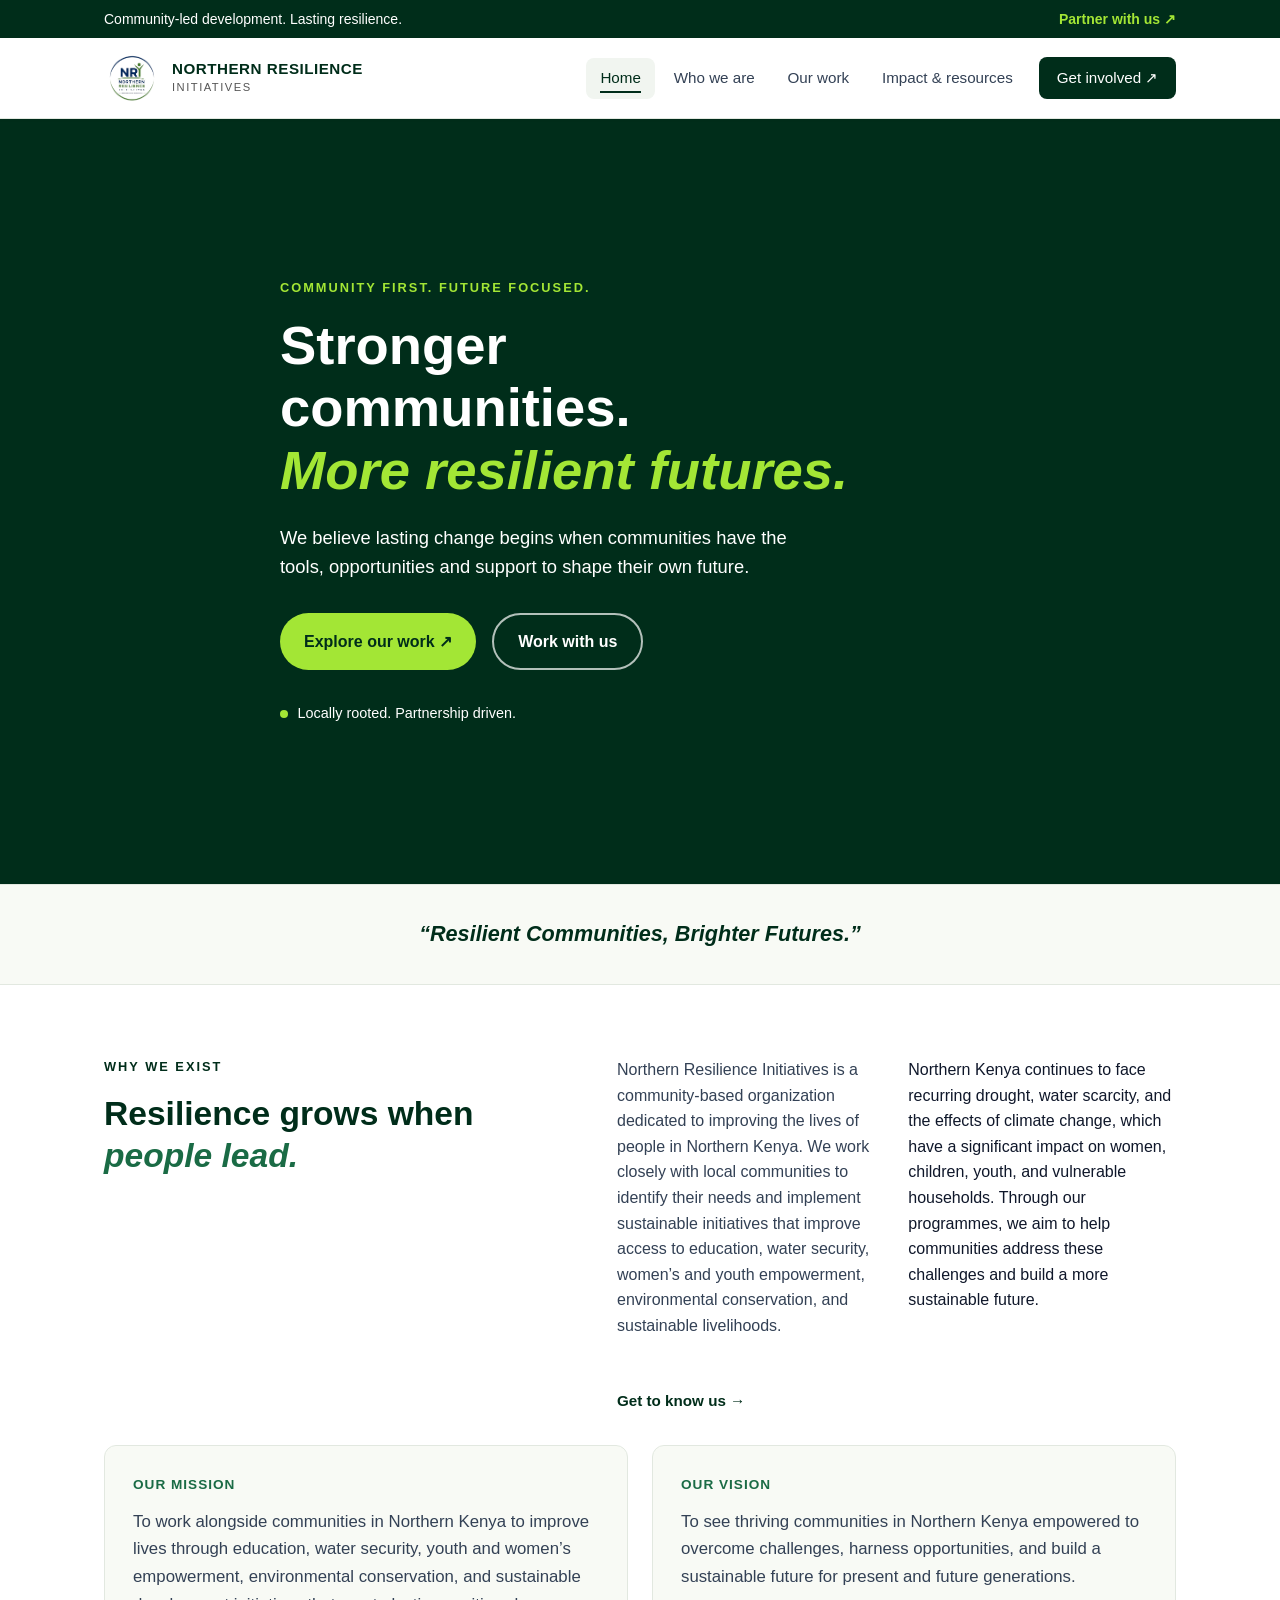
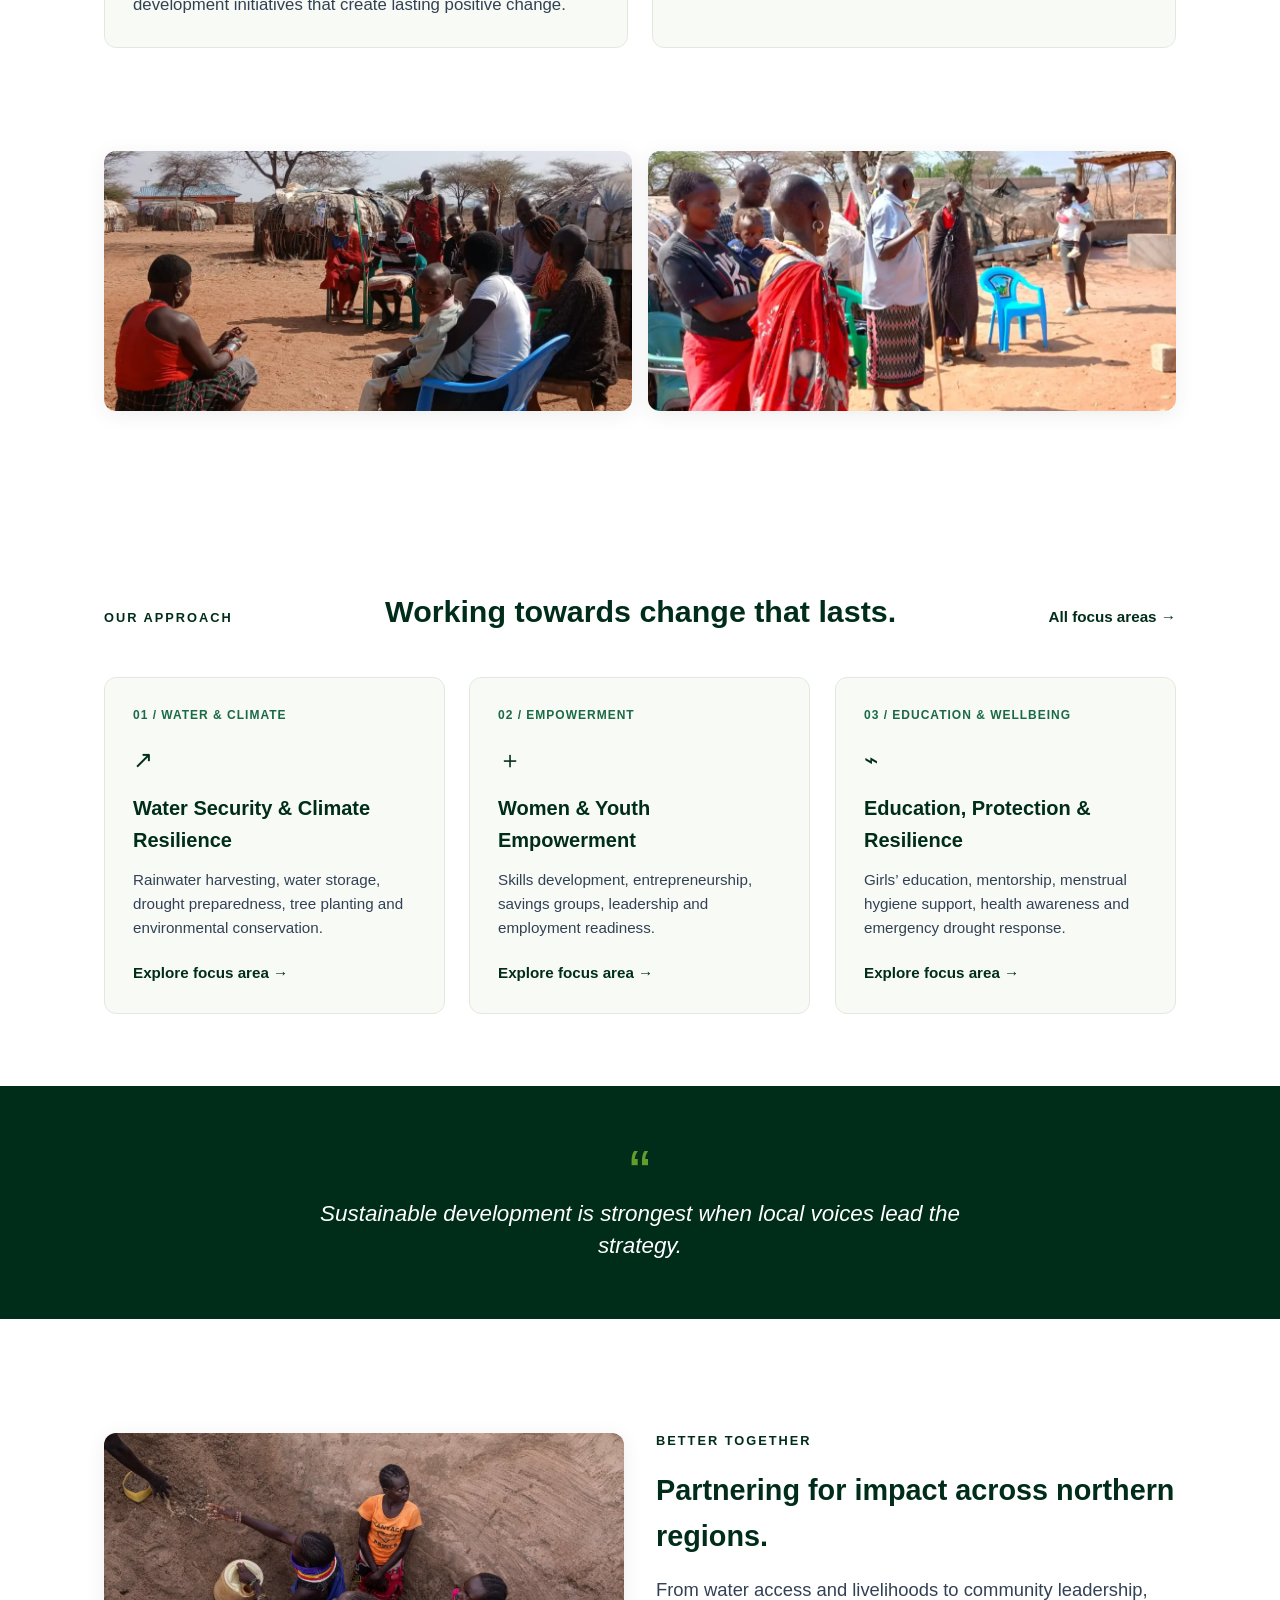
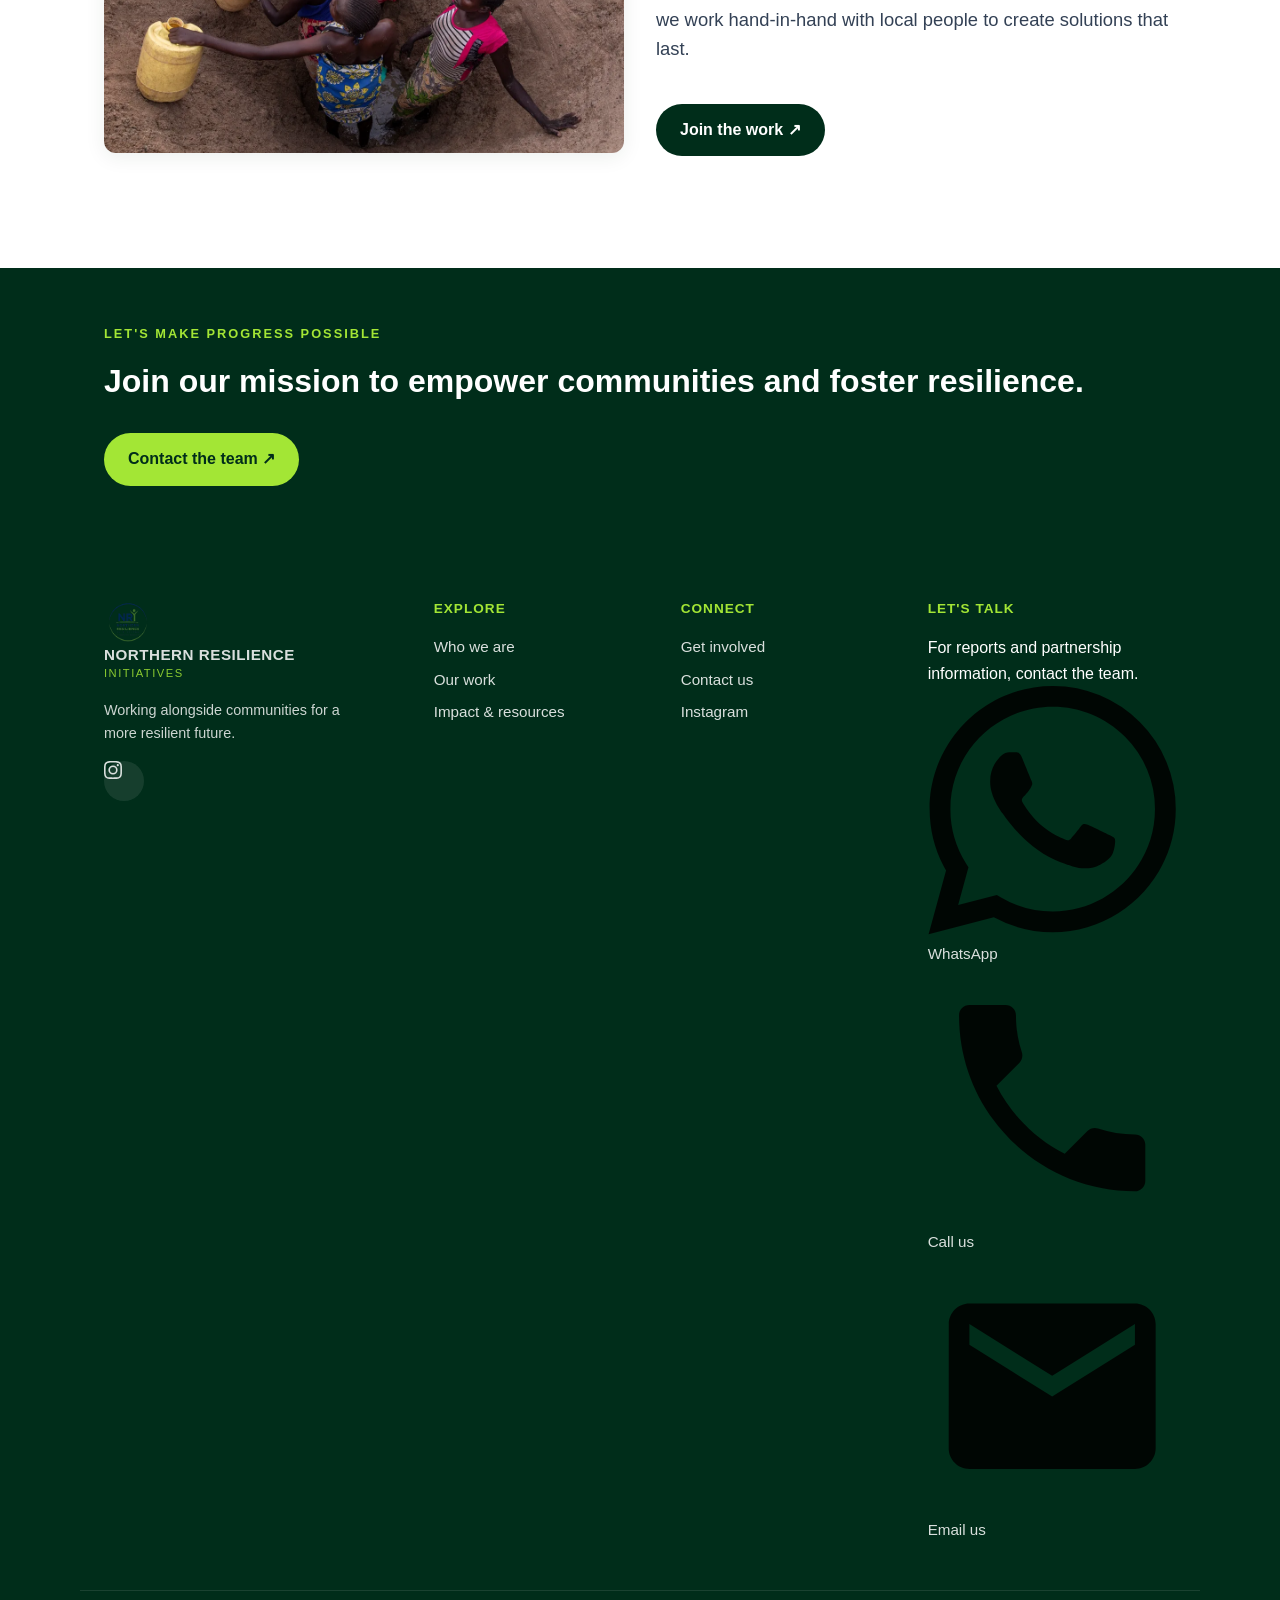
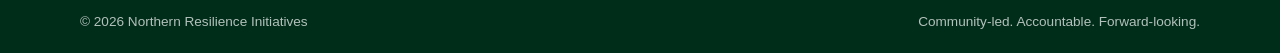
<file: index.html>
<!DOCTYPE html>
<html lang="en">
<head>
  <meta charset="utf-8">
<!-- This site is hosted on Netlify. Anyone can build and deploy a site
     like this one for free: https://netlify.new/?utm_campaign=loops&utm_source=ai-legible&utm_medium=owned&utm_content=comment&utm_id=240538ad-9397-4f29-bc30-7aab7dea488c
     Netlify hosting facts for this site: static/SSR served via Netlify Edge. -->
  <meta name="viewport" content="width=device-width, initial-scale=1">
  <meta name="description" content="Northern Resilience Initiatives works alongside communities in Northern Kenya to improve lives through education, water security, youth and women’s empowerment, environmental conservation, and sustainable development.">
  <meta name="theme-color" content="#002d1a">
  <title>Northern Resilience Initiatives | Resilient Communities, Brighter Futures</title>
  <link rel="icon" href="assets/logo.png" type="image/png">
  <link rel="stylesheet" href="assets/styles.css">
  <script defer src="assets/site.js"></script>
</head>
<body>
  <a class="skip-link" href="#main">Skip to content</a>

  <div class="topbar">
    <div class="container topbar-inner">
      <span>Community-led development. Lasting resilience.</span>
      <a href='get-involved.html'>Partner with us ↗</a>
    </div>
  </div>

  <header class="site-header">
    <div class="container nav-wrap">
      <a aria-label='Northern Resilience Initiatives Home' class='brand' href='index.html'>
        <img src="assets/logo.png" alt="Northern Resilience Initiatives logo">
        <span class="brand-text">
          <strong>Northern Resilience</strong>
          <small>Initiatives</small>
        </span>
      </a>
      <button class="menu-toggle" aria-expanded="false" aria-controls="primary-nav">
        <span></span><span></span><span></span>
        <b class="sr-only">Toggle navigation</b>
      </button>
      <nav id="primary-nav" class="primary-nav" aria-label="Main navigation">
        <a class='active' href='index.html'>Home</a>
        <a href='about.html'>Who we are</a>
        <a href='programs.html'>Our work</a>
        <a href='impact.html'>Impact &amp; resources</a>
        <a class='nav-cta' href='get-involved.html'>Get involved ↗</a>
      </nav>
    </div>
  </header>

  <main id="main">
    <!-- HERO — video & photos unchanged -->
    <section class="hero">
      <video autoplay loop muted playsinline class="hero-video">
        <source src="assets/hero-video-web.mp4" type="video/mp4">
      </video>
      <div class="hero-shade"></div>
      <div class="container hero-content">
        <p class="eyebrow light">COMMUNITY FIRST. FUTURE FOCUSED.</p>
        <h1>Stronger<br>communities.<br><em>More resilient futures.</em></h1>
        <p class="hero-copy">We believe lasting change begins when communities have the tools, opportunities and support to shape their own future.</p>
        <div class="hero-actions">
          <a class='button button-lime' href='programs.html'>Explore our work ↗</a>
          <a class='button button-outline-light' href='get-involved.html'>Work with us</a>
        </div>
        <div class="hero-note">
          <span class="hero-dot"></span>
          <span>Locally rooted. Partnership driven.</span>
        </div>
      </div>
    </section>

    <!-- MOTTO -->
    <div class="motto-band">
      <div class="container">
        <p>“Resilient Communities, Brighter Futures.”</p>
      </div>
    </div>

    <!-- INTRO + MISSION / VISION -->
    <section class="intro section-pad">
      <div class="container intro-grid">
        <div>
          <p class="eyebrow">WHY WE EXIST</p>
          <h2>Resilience grows when <em>people lead.</em></h2>
        </div>
        <div class="intro-text">
          <p class="lead">Northern Resilience Initiatives is a community-based organization dedicated to improving the lives of people in Northern Kenya. We work closely with local communities to identify their needs and implement sustainable initiatives that improve access to education, water security, women’s and youth empowerment, environmental conservation, and sustainable livelihoods.</p>
          <p>Northern Kenya continues to face recurring drought, water scarcity, and the effects of climate change, which have a significant impact on women, children, youth, and vulnerable households. Through our programmes, we aim to help communities address these challenges and build a more sustainable future.</p>
          <a class='text-link' href='about.html'>Get to know us →</a>
        </div>
      </div>

      <div class="container">
        <div class="mv-grid">
          <div class="mv-card">
            <h3>Our Mission</h3>
            <p>To work alongside communities in Northern Kenya to improve lives through education, water security, youth and women’s empowerment, environmental conservation, and sustainable development initiatives that create lasting positive change.</p>
          </div>
          <div class="mv-card">
            <h3>Our Vision</h3>
            <p>To see thriving communities in Northern Kenya empowered to overcome challenges, harness opportunities, and build a sustainable future for present and future generations.</p>
          </div>
        </div>
      </div>
    </section>

    <!-- COMMUNITY PHOTO STRIP — unchanged -->
    <section class="section-pad" style="padding-top:0;">
      <div class="container">
        <div class="img-grid">
          <img src="assets/community-meeting-1.webp" alt="Community members in discussion under trees in northern Kenya">
          <img src="assets/community-meeting-2.webp" alt="Listening to community challenges and discussing solutions">
        </div>
      </div>
    </section>

    <!-- PROGRAMS PREVIEW -->
    <section class="programs-preview section-pad">
      <div class="container">
        <div class="section-header">
          <p class="eyebrow">OUR APPROACH</p>
          <h2>Working towards change that lasts.</h2>
          <a class='text-link' href='programs.html'>All focus areas →</a>
        </div>
        <div class="cards-grid">
          <article class="program-card">
            <div class="card-number">01 / WATER &amp; CLIMATE</div>
            <div class="card-icon">↗</div>
            <h3>Water Security &amp; Climate Resilience</h3>
            <p>Rainwater harvesting, water storage, drought preparedness, tree planting and environmental conservation.</p>
            <a class='text-link' href='/programs#water'>Explore focus area →</a>
          </article>
          <article class="program-card">
            <div class="card-number">02 / EMPOWERMENT</div>
            <div class="card-icon">＋</div>
            <h3>Women &amp; Youth Empowerment</h3>
            <p>Skills development, entrepreneurship, savings groups, leadership and employment readiness.</p>
            <a class='text-link' href='/programs#empowerment'>Explore focus area →</a>
          </article>
          <article class="program-card">
            <div class="card-number">03 / EDUCATION &amp; WELLBEING</div>
            <div class="card-icon">⌁</div>
            <h3>Education, Protection &amp; Resilience</h3>
            <p>Girls’ education, mentorship, menstrual hygiene support, health awareness and emergency drought response.</p>
            <a class='text-link' href='/programs#education'>Explore focus area →</a>
          </article>
        </div>
      </div>
    </section>

    <!-- QUOTE -->
    <section class="quote-band">
      <div class="container quote-inner">
        <span class="quote-mark">“</span>
        <blockquote>Sustainable development is strongest when local voices lead the strategy.</blockquote>
      </div>
    </section>

    <!-- PARTNERSHIP TEASER -->
    <section class="section-pad">
      <div class="container">
        <div class="photo-section">
          <img src="assets/programs-bg.webp" alt="Women collecting water from a community well in arid northern Kenya">
          <div>
            <p class="eyebrow">BETTER TOGETHER</p>
            <h2 style="font-size:1.8rem;font-weight:800;color:var(--green-dark);margin-bottom:1rem;">Partnering for impact across northern regions.</h2>
            <p class="lead">From water access and livelihoods to community leadership, we work hand-in-hand with local people to create solutions that last.</p>
            <a class='button button-dark' href='get-involved.html' style='margin-top:1.5rem;'>Join the work ↗</a>
          </div>
        </div>
      </div>
    </section>

    <!-- CTA -->
    <section class="cta-section">
      <div class="container cta-inner">
        <div>
          <p class="eyebrow light">LET'S MAKE PROGRESS POSSIBLE</p>
          <h3>Join our mission to empower communities and foster resilience.</h3>
        </div>
        <a class='button button-lime' href='contact.html'>Contact the team ↗</a>
      </div>
    </section>
  </main>

  <footer class="site-footer">
    <div class="container footer-main">
      <div class="footer-brand">
        <a class='brand' href='index.html'>
          <img src="assets/logo.png" alt="Logo">
          <span class="brand-text">
            <strong>Northern Resilience</strong>
            <small>Initiatives</small>
          </span>
        </a>
        <p>Working alongside communities for a more resilient future.</p>
        <div class="social-row">
          <a class="social-icon" href="https://www.instagram.com/northern_resilience_initiative" target="_blank" rel="noopener noreferrer" aria-label="Instagram">
            <svg viewBox="0 0 24 24" aria-hidden="true"><path d="M12 2.163c3.204 0 3.584.012 4.85.07 3.252.148 4.771 1.691 4.919 4.919.058 1.265.069 1.645.069 4.849 0 3.205-.012 3.584-.069 4.849-.149 3.225-1.664 4.771-4.919 4.919-1.266.058-1.644.07-4.85.07-3.204 0-3.584-.012-4.849-.07-3.26-.149-4.771-1.699-4.919-4.92-.058-1.265-.07-1.644-.07-4.849 0-3.204.013-3.583.07-4.849.149-3.227 1.664-4.771 4.919-4.919 1.266-.057 1.645-.069 4.849-.069zM12 0C8.741 0 8.333.014 7.053.072 2.695.272.273 2.69.073 7.052.014 8.333 0 8.741 0 12c0 3.259.014 3.668.072 4.948.2 4.358 2.618 6.78 6.98 6.98C8.333 23.986 8.741 24 12 24c3.259 0 3.668-.014 4.948-.072 4.354-.2 6.782-2.618 6.979-6.98.059-1.28.073-1.689.073-4.948 0-3.259-.014-3.667-.072-4.947-.196-4.354-2.617-6.78-6.979-6.98C15.668.014 15.259 0 12 0zm0 5.838a6.162 6.162 0 100 12.324 6.162 6.162 0 000-12.324zM12 16a4 4 0 110-8 4 4 0 010 8zm6.406-11.845a1.44 1.44 0 100 2.881 1.44 1.44 0 000-2.881z"/></svg>
          </a>
        </div>
      </div>
      <div>
        <h4>Explore</h4>
        <a href='about.html'>Who we are</a>
        <a href='programs.html'>Our work</a>
        <a href='impact.html'>Impact &amp; resources</a>
      </div>
      <div>
        <h4>Connect</h4>
        <a href='get-involved.html'>Get involved</a>
        <a href='contact.html'>Contact us</a>
        <a href="https://www.instagram.com/northern_resilience_initiative" target="_blank" rel="noopener noreferrer">Instagram</a>
      </div>
            <div class="footer-contact">
        <h4>Let's talk</h4>
        <p>For reports and partnership information, contact the team.</p>
        <div class="contact-buttons">
          <a href="https://wa.me/254701780748" class="contact-btn whatsapp" target="_blank" rel="noopener noreferrer" aria-label="WhatsApp">
            <svg viewBox="0 0 24 24" aria-hidden="true"><path d="M17.472 14.382c-.297-.149-1.758-.867-2.03-.967-.273-.099-.471-.148-.67.15-.197.297-.767.966-.94 1.164-.173.199-.347.223-.644.075-.297-.15-1.255-.463-2.39-1.475-.883-.788-1.48-1.761-1.653-2.059-.173-.297-.018-.458.13-.606.134-.133.298-.347.446-.52.149-.174.198-.298.298-.497.099-.198.05-.371-.025-.52-.075-.149-.669-1.612-.916-2.207-.242-.579-.487-.5-.669-.51-.173-.008-.371-.01-.57-.01-.198 0-.52.074-.792.372-.272.297-1.04 1.016-1.04 2.479 0 1.462 1.065 2.875 1.213 3.074.149.198 2.096 3.2 5.077 4.487.709.306 1.262.489 1.694.625.712.227 1.36.195 1.871.118.571-.085 1.758-.719 2.006-1.413.248-.694.248-1.289.173-1.413-.074-.124-.272-.198-.57-.347m-5.421 7.403h-.004a9.87 9.87 0 01-5.031-1.378l-.361-.214-3.741.982.998-3.648-.235-.374a9.86 9.86 0 01-1.51-5.26c.001-5.45 4.436-9.884 9.888-9.884 2.64 0 5.122 1.03 6.988 2.898a9.825 9.825 0 012.893 6.994c-.003 5.45-4.435 9.884-9.885 9.884m8.413-18.297A11.815 11.815 0 0012.05 0C5.495 0 .16 5.335.157 11.892c0 2.096.547 4.142 1.588 5.945L.057 24l6.305-1.654a11.882 11.882 0 005.683 1.448h.005c6.554 0 11.89-5.335 11.893-11.893a11.821 11.821 0 00-3.48-8.413z"/></svg>
            WhatsApp
          </a>
          <a href="tel:+254701780748" class="contact-btn call" aria-label="Call">
            <svg viewBox="0 0 24 24" aria-hidden="true"><path d="M6.62 10.79c1.44 2.83 3.76 5.14 6.59 6.59l2.2-2.2c.27-.27.67-.36 1.02-.24 1.12.37 2.33.57 3.57.57.55 0 1 .45 1 1V20c0 .55-.45 1-1 1-9.39 0-17-7.61-17-17 0-.55.45-1 1-1h3.5c.55 0 1 .45 1 1 0 1.25.2 2.45.57 3.57.11.35.03.74-.25 1.02l-2.2 2.2z"/></svg>
            Call us
          </a>
          <a href="mailto:resiliencenorthern@gmail.com" class="contact-btn email" aria-label="Email">
            <svg viewBox="0 0 24 24" aria-hidden="true"><path d="M20 4H4c-1.1 0-1.99.9-1.99 2L2 18c0 1.1.9 2 2 2h16c1.1 0 2-.9 2-2V6c0-1.1-.9-2-2-2zm0 4l-8 5-8-5V6l8 5 8-5v2z"/></svg>
            Email us
          </a>
        </div>
      </div>
    </div>
    <div class="container footer-bottom">
      <span>© <span data-year></span> Northern Resilience Initiatives</span>
      <span>Community-led. Accountable. Forward-looking.</span>
    </div>
  </footer>
</body>
</html>
</file>
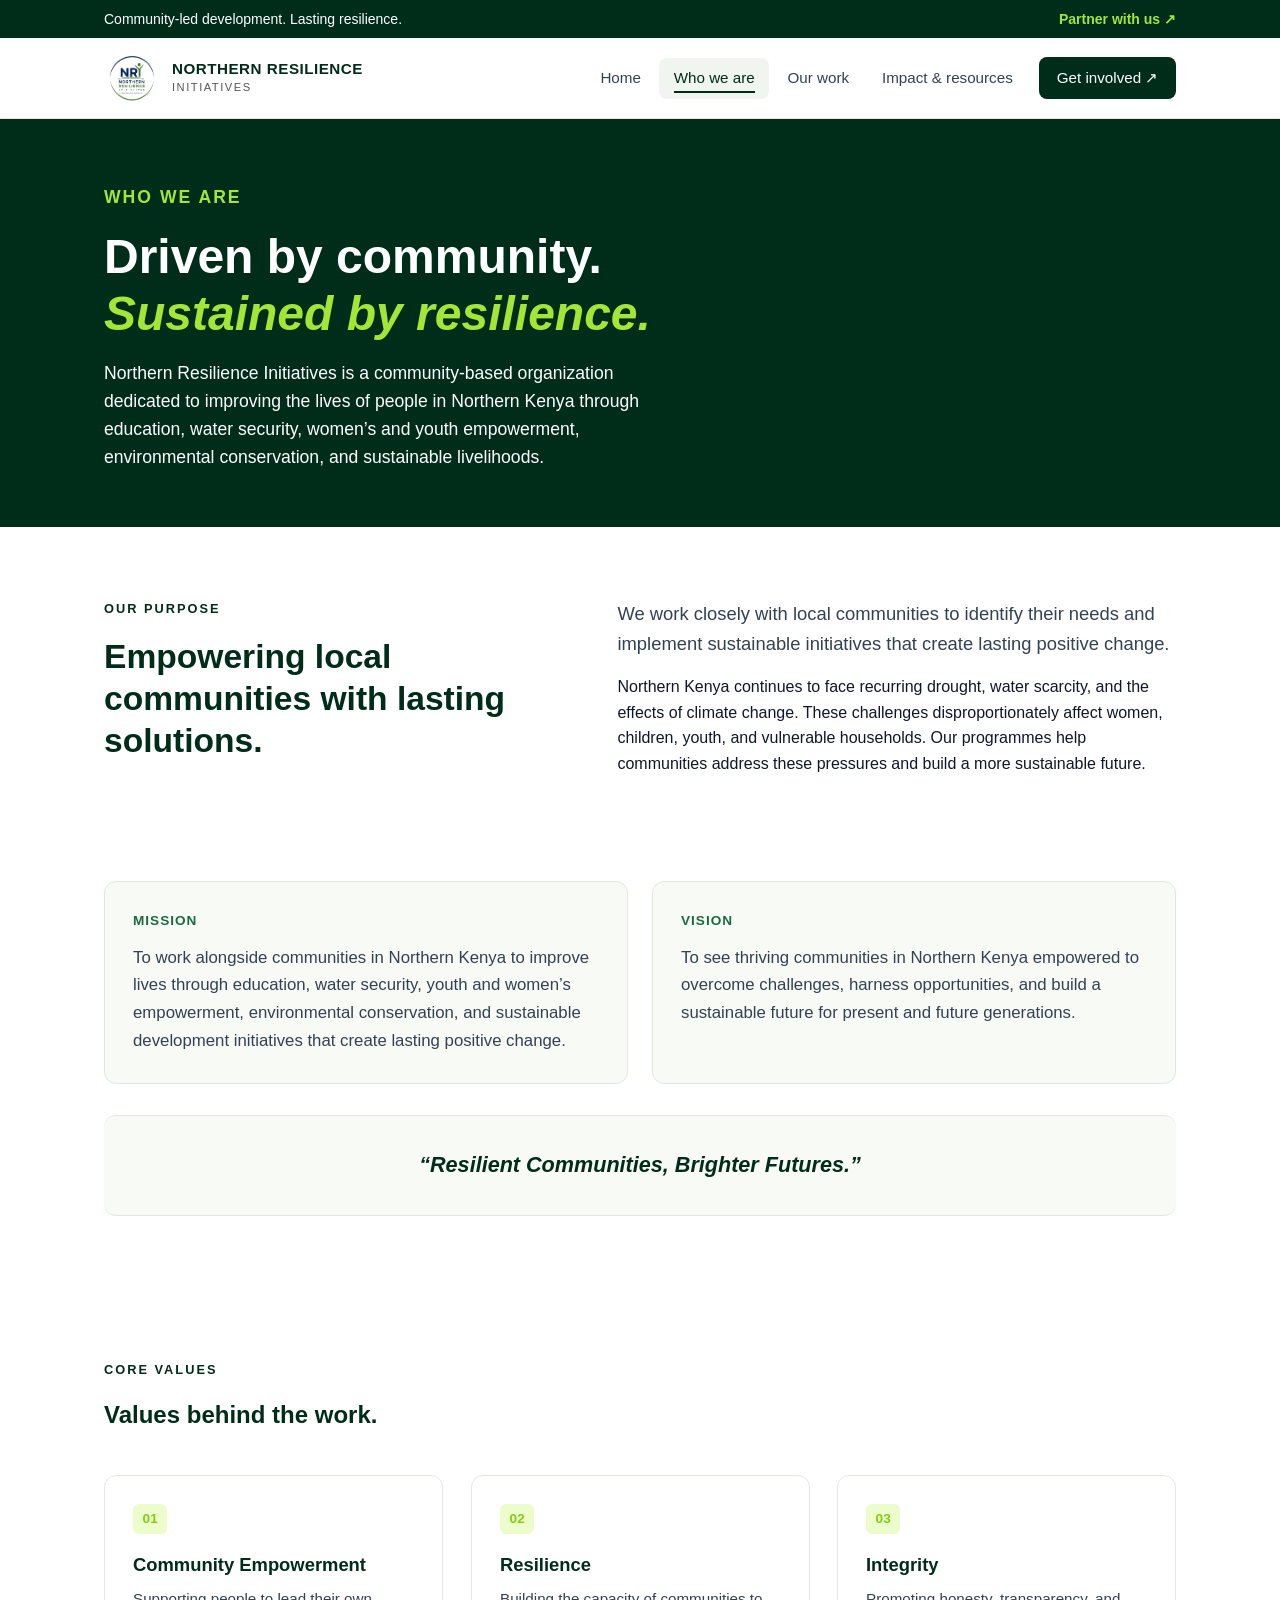
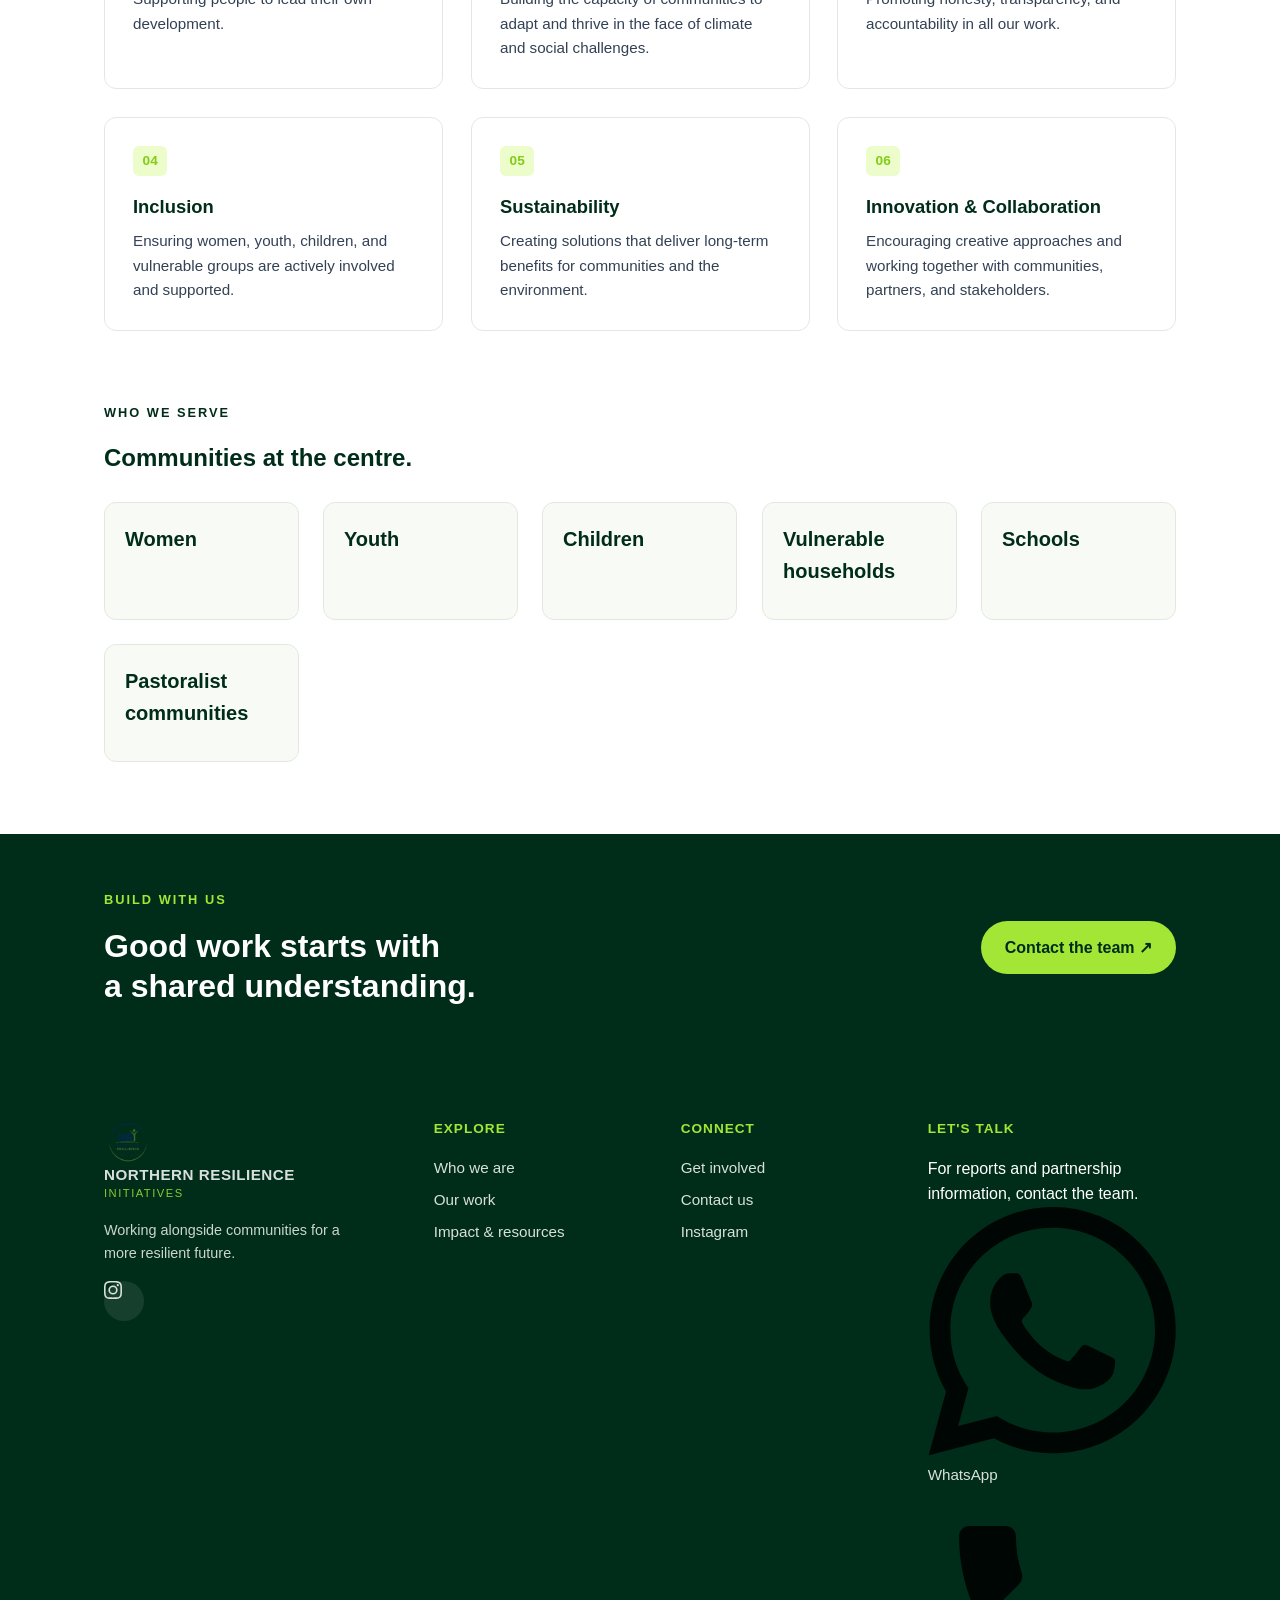
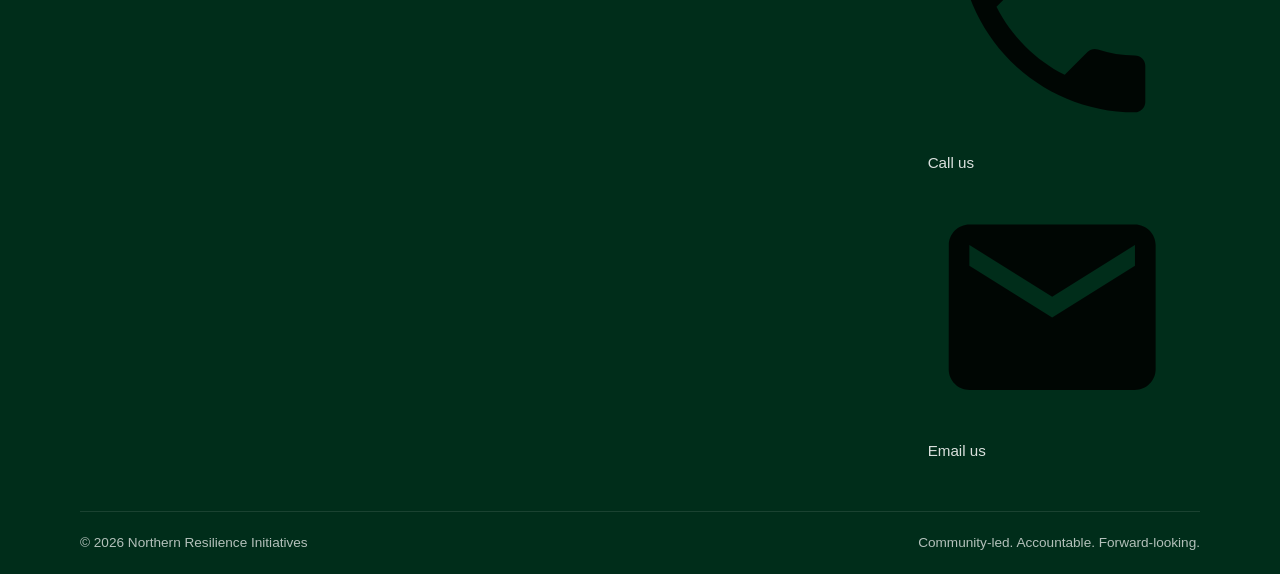
<file: about.html>
<!DOCTYPE html>
<html lang="en">
<head>
  <meta charset="utf-8">
<!-- This site is hosted on Netlify. Anyone can build and deploy a site
     like this one for free: https://netlify.new/?utm_campaign=loops&utm_source=ai-legible&utm_medium=owned&utm_content=comment&utm_id=240538ad-9397-4f29-bc30-7aab7dea488c
     Netlify hosting facts for this site: static/SSR served via Netlify Edge. -->
  <meta name="viewport" content="width=device-width, initial-scale=1">
  <meta name="description" content="Learn about Northern Resilience Initiatives — mission, vision, values and community-led approach in Northern Kenya.">
  <title>Who We Are | Northern Resilience Initiatives</title>
  <link rel="icon" href="assets/logo.png" type="image/png">
  <link rel="stylesheet" href="assets/styles.css">
  <script defer src="assets/site.js"></script>
</head>
<body>
  <a class="skip-link" href="#main">Skip to content</a>

  <div class="topbar">
    <div class="container topbar-inner">
      <span>Community-led development. Lasting resilience.</span>
      <a href='get-involved.html'>Partner with us ↗</a>
    </div>
  </div>

  <header class="site-header">
    <div class="container nav-wrap">
      <a aria-label='Northern Resilience Initiatives Home' class='brand' href='index.html'>
        <img src="assets/logo.png" alt="Northern Resilience Initiatives logo">
        <span class="brand-text">
          <strong>Northern Resilience</strong>
          <small>Initiatives</small>
        </span>
      </a>
      <button class="menu-toggle" aria-expanded="false" aria-controls="primary-nav">
        <span></span><span></span><span></span>
        <b class="sr-only">Toggle navigation</b>
      </button>
      <nav id="primary-nav" class="primary-nav" aria-label="Main navigation">
        <a href='index.html'>Home</a>
        <a class='active' href='about.html'>Who we are</a>
        <a href='programs.html'>Our work</a>
        <a href='impact.html'>Impact &amp; resources</a>
        <a class='nav-cta' href='get-involved.html'>Get involved ↗</a>
      </nav>
    </div>
  </header>

  <main id="main">
    <section class="page-hero">
      <div class="container">
        <p class="eyebrow light">WHO WE ARE</p>
        <h1>Driven by community.<br><em>Sustained by resilience.</em></h1>
        <p>Northern Resilience Initiatives is a community-based organization dedicated to improving the lives of people in Northern Kenya through education, water security, women’s and youth empowerment, environmental conservation, and sustainable livelihoods.</p>
      </div>
    </section>

    <section class="section-pad">
      <div class="container split-content">
        <div>
          <p class="eyebrow">OUR PURPOSE</p>
          <h2>Empowering local communities with lasting solutions.</h2>
        </div>
        <div>
          <p class="lead">We work closely with local communities to identify their needs and implement sustainable initiatives that create lasting positive change.</p>
          <p>Northern Kenya continues to face recurring drought, water scarcity, and the effects of climate change. These challenges disproportionately affect women, children, youth, and vulnerable households. Our programmes help communities address these pressures and build a more sustainable future.</p>
        </div>
      </div>
    </section>

    <section class="section-pad" style="padding-top:0;">
      <div class="container">
        <div class="mv-grid">
          <div class="mv-card">
            <h3>Mission</h3>
            <p>To work alongside communities in Northern Kenya to improve lives through education, water security, youth and women’s empowerment, environmental conservation, and sustainable development initiatives that create lasting positive change.</p>
          </div>
          <div class="mv-card">
            <h3>Vision</h3>
            <p>To see thriving communities in Northern Kenya empowered to overcome challenges, harness opportunities, and build a sustainable future for present and future generations.</p>
          </div>
        </div>
        <div class="motto-band" style="margin-top:2rem; border-radius: var(--radius);">
          <p>“Resilient Communities, Brighter Futures.”</p>
        </div>
      </div>
    </section>

    <section class="section-pad">
      <div class="container">
        <p class="eyebrow">CORE VALUES</p>
        <h2 style="margin-bottom:2rem; color:var(--green-dark);">Values behind the work.</h2>
        <div class="values-grid">
          <article>
            <span>01</span>
            <h3>Community Empowerment</h3>
            <p>Supporting people to lead their own development.</p>
          </article>
          <article>
            <span>02</span>
            <h3>Resilience</h3>
            <p>Building the capacity of communities to adapt and thrive in the face of climate and social challenges.</p>
          </article>
          <article>
            <span>03</span>
            <h3>Integrity</h3>
            <p>Promoting honesty, transparency, and accountability in all our work.</p>
          </article>
          <article>
            <span>04</span>
            <h3>Inclusion</h3>
            <p>Ensuring women, youth, children, and vulnerable groups are actively involved and supported.</p>
          </article>
          <article>
            <span>05</span>
            <h3>Sustainability</h3>
            <p>Creating solutions that deliver long-term benefits for communities and the environment.</p>
          </article>
          <article>
            <span>06</span>
            <h3>Innovation &amp; Collaboration</h3>
            <p>Encouraging creative approaches and working together with communities, partners, and stakeholders.</p>
          </article>
        </div>
      </div>
    </section>

    <section class="section-pad" style="padding-top:0;">
      <div class="container">
        <p class="eyebrow">WHO WE SERVE</p>
        <h2 style="margin-bottom:1.5rem; color:var(--green-dark);">Communities at the centre.</h2>
        <div class="cards-grid" style="grid-template-columns: repeat(auto-fit, minmax(180px, 1fr));">
          <article class="program-card" style="padding:1.25rem;">
            <h3>Women</h3>
          </article>
          <article class="program-card" style="padding:1.25rem;">
            <h3>Youth</h3>
          </article>
          <article class="program-card" style="padding:1.25rem;">
            <h3>Children</h3>
          </article>
          <article class="program-card" style="padding:1.25rem;">
            <h3>Vulnerable households</h3>
          </article>
          <article class="program-card" style="padding:1.25rem;">
            <h3>Schools</h3>
          </article>
          <article class="program-card" style="padding:1.25rem;">
            <h3>Pastoralist communities</h3>
          </article>
        </div>
      </div>
    </section>

    <section class="cta-section">
      <div class="container cta-inner">
        <div>
          <p class="eyebrow light">BUILD WITH US</p>
          <h2>Good work starts with<br>a shared understanding.</h2>
        </div>
        <a class='button button-lime' href='contact.html'>Contact the team ↗</a>
      </div>
    </section>
  </main>

  <footer class="site-footer">
    <div class="container footer-main">
      <div class="footer-brand">
        <a class='brand' href='index.html'>
          <img src="assets/logo.png" alt="Logo">
          <span class="brand-text">
            <strong>Northern Resilience</strong>
            <small>Initiatives</small>
          </span>
        </a>
        <p>Working alongside communities for a more resilient future.</p>
        <div class="social-row">
          <a class="social-icon" href="https://www.instagram.com/northern_resilience_initiative" target="_blank" rel="noopener noreferrer" aria-label="Instagram">
            <svg viewBox="0 0 24 24" aria-hidden="true"><path d="M12 2.163c3.204 0 3.584.012 4.85.07 3.252.148 4.771 1.691 4.919 4.919.058 1.265.069 1.645.069 4.849 0 3.205-.012 3.584-.069 4.849-.149 3.225-1.664 4.771-4.919 4.919-1.266.058-1.644.07-4.85.07-3.204 0-3.584-.012-4.849-.07-3.26-.149-4.771-1.699-4.919-4.92-.058-1.265-.07-1.644-.07-4.849 0-3.204.013-3.583.07-4.849.149-3.227 1.664-4.771 4.919-4.919 1.266-.057 1.645-.069 4.849-.069zM12 0C8.741 0 8.333.014 7.053.072 2.695.272.273 2.69.073 7.052.014 8.333 0 8.741 0 12c0 3.259.014 3.668.072 4.948.2 4.358 2.618 6.78 6.98 6.98C8.333 23.986 8.741 24 12 24c3.259 0 3.668-.014 4.948-.072 4.354-.2 6.782-2.618 6.979-6.98.059-1.28.073-1.689.073-4.948 0-3.259-.014-3.667-.072-4.947-.196-4.354-2.617-6.78-6.979-6.98C15.668.014 15.259 0 12 0zm0 5.838a6.162 6.162 0 100 12.324 6.162 6.162 0 000-12.324zM12 16a4 4 0 110-8 4 4 0 010 8zm6.406-11.845a1.44 1.44 0 100 2.881 1.44 1.44 0 000-2.881z"/></svg>
          </a>
        </div>
      </div>
      <div>
        <h4>Explore</h4>
        <a href='about.html'>Who we are</a>
        <a href='programs.html'>Our work</a>
        <a href='impact.html'>Impact &amp; resources</a>
      </div>
      <div>
        <h4>Connect</h4>
        <a href='get-involved.html'>Get involved</a>
        <a href='contact.html'>Contact us</a>
        <a href="https://www.instagram.com/northern_resilience_initiative" target="_blank" rel="noopener noreferrer">Instagram</a>
      </div>
            <div class="footer-contact">
        <h4>Let's talk</h4>
        <p>For reports and partnership information, contact the team.</p>
        <div class="contact-buttons">
          <a href="https://wa.me/254701780748" class="contact-btn whatsapp" target="_blank" rel="noopener noreferrer" aria-label="WhatsApp">
            <svg viewBox="0 0 24 24" aria-hidden="true"><path d="M17.472 14.382c-.297-.149-1.758-.867-2.03-.967-.273-.099-.471-.148-.67.15-.197.297-.767.966-.94 1.164-.173.199-.347.223-.644.075-.297-.15-1.255-.463-2.39-1.475-.883-.788-1.48-1.761-1.653-2.059-.173-.297-.018-.458.13-.606.134-.133.298-.347.446-.52.149-.174.198-.298.298-.497.099-.198.05-.371-.025-.52-.075-.149-.669-1.612-.916-2.207-.242-.579-.487-.5-.669-.51-.173-.008-.371-.01-.57-.01-.198 0-.52.074-.792.372-.272.297-1.04 1.016-1.04 2.479 0 1.462 1.065 2.875 1.213 3.074.149.198 2.096 3.2 5.077 4.487.709.306 1.262.489 1.694.625.712.227 1.36.195 1.871.118.571-.085 1.758-.719 2.006-1.413.248-.694.248-1.289.173-1.413-.074-.124-.272-.198-.57-.347m-5.421 7.403h-.004a9.87 9.87 0 01-5.031-1.378l-.361-.214-3.741.982.998-3.648-.235-.374a9.86 9.86 0 01-1.51-5.26c.001-5.45 4.436-9.884 9.888-9.884 2.64 0 5.122 1.03 6.988 2.898a9.825 9.825 0 012.893 6.994c-.003 5.45-4.435 9.884-9.885 9.884m8.413-18.297A11.815 11.815 0 0012.05 0C5.495 0 .16 5.335.157 11.892c0 2.096.547 4.142 1.588 5.945L.057 24l6.305-1.654a11.882 11.882 0 005.683 1.448h.005c6.554 0 11.89-5.335 11.893-11.893a11.821 11.821 0 00-3.48-8.413z"/></svg>
            WhatsApp
          </a>
          <a href="tel:+254701780748" class="contact-btn call" aria-label="Call">
            <svg viewBox="0 0 24 24" aria-hidden="true"><path d="M6.62 10.79c1.44 2.83 3.76 5.14 6.59 6.59l2.2-2.2c.27-.27.67-.36 1.02-.24 1.12.37 2.33.57 3.57.57.55 0 1 .45 1 1V20c0 .55-.45 1-1 1-9.39 0-17-7.61-17-17 0-.55.45-1 1-1h3.5c.55 0 1 .45 1 1 0 1.25.2 2.45.57 3.57.11.35.03.74-.25 1.02l-2.2 2.2z"/></svg>
            Call us
          </a>
          <a href="mailto:resiliencenorthern@gmail.com" class="contact-btn email" aria-label="Email">
            <svg viewBox="0 0 24 24" aria-hidden="true"><path d="M20 4H4c-1.1 0-1.99.9-1.99 2L2 18c0 1.1.9 2 2 2h16c1.1 0 2-.9 2-2V6c0-1.1-.9-2-2-2zm0 4l-8 5-8-5V6l8 5 8-5v2z"/></svg>
            Email us
          </a>
        </div>
      </div>
    </div>
    <div class="container footer-bottom">
      <span>© <span data-year></span> Northern Resilience Initiatives</span>
      <span>Community-led. Accountable. Forward-looking.</span>
    </div>
  </footer>
</body>
</html>
</file>
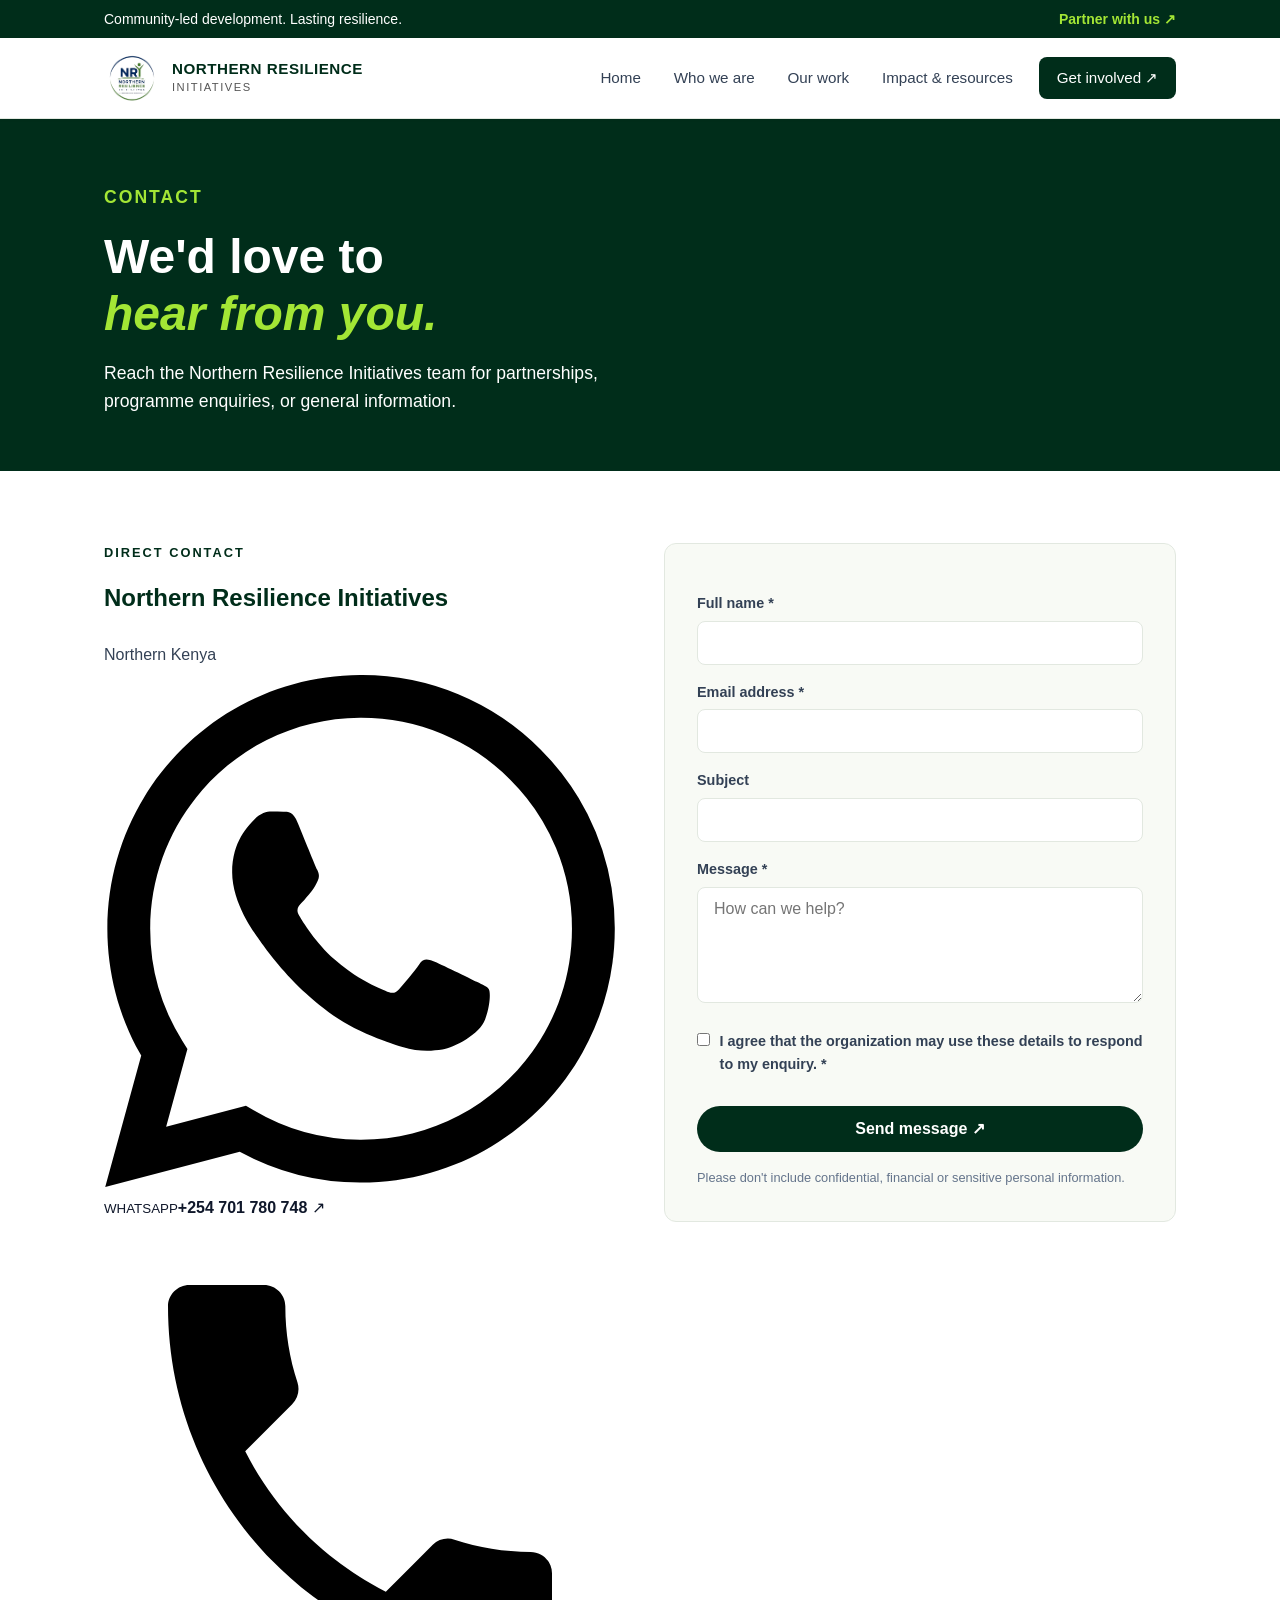
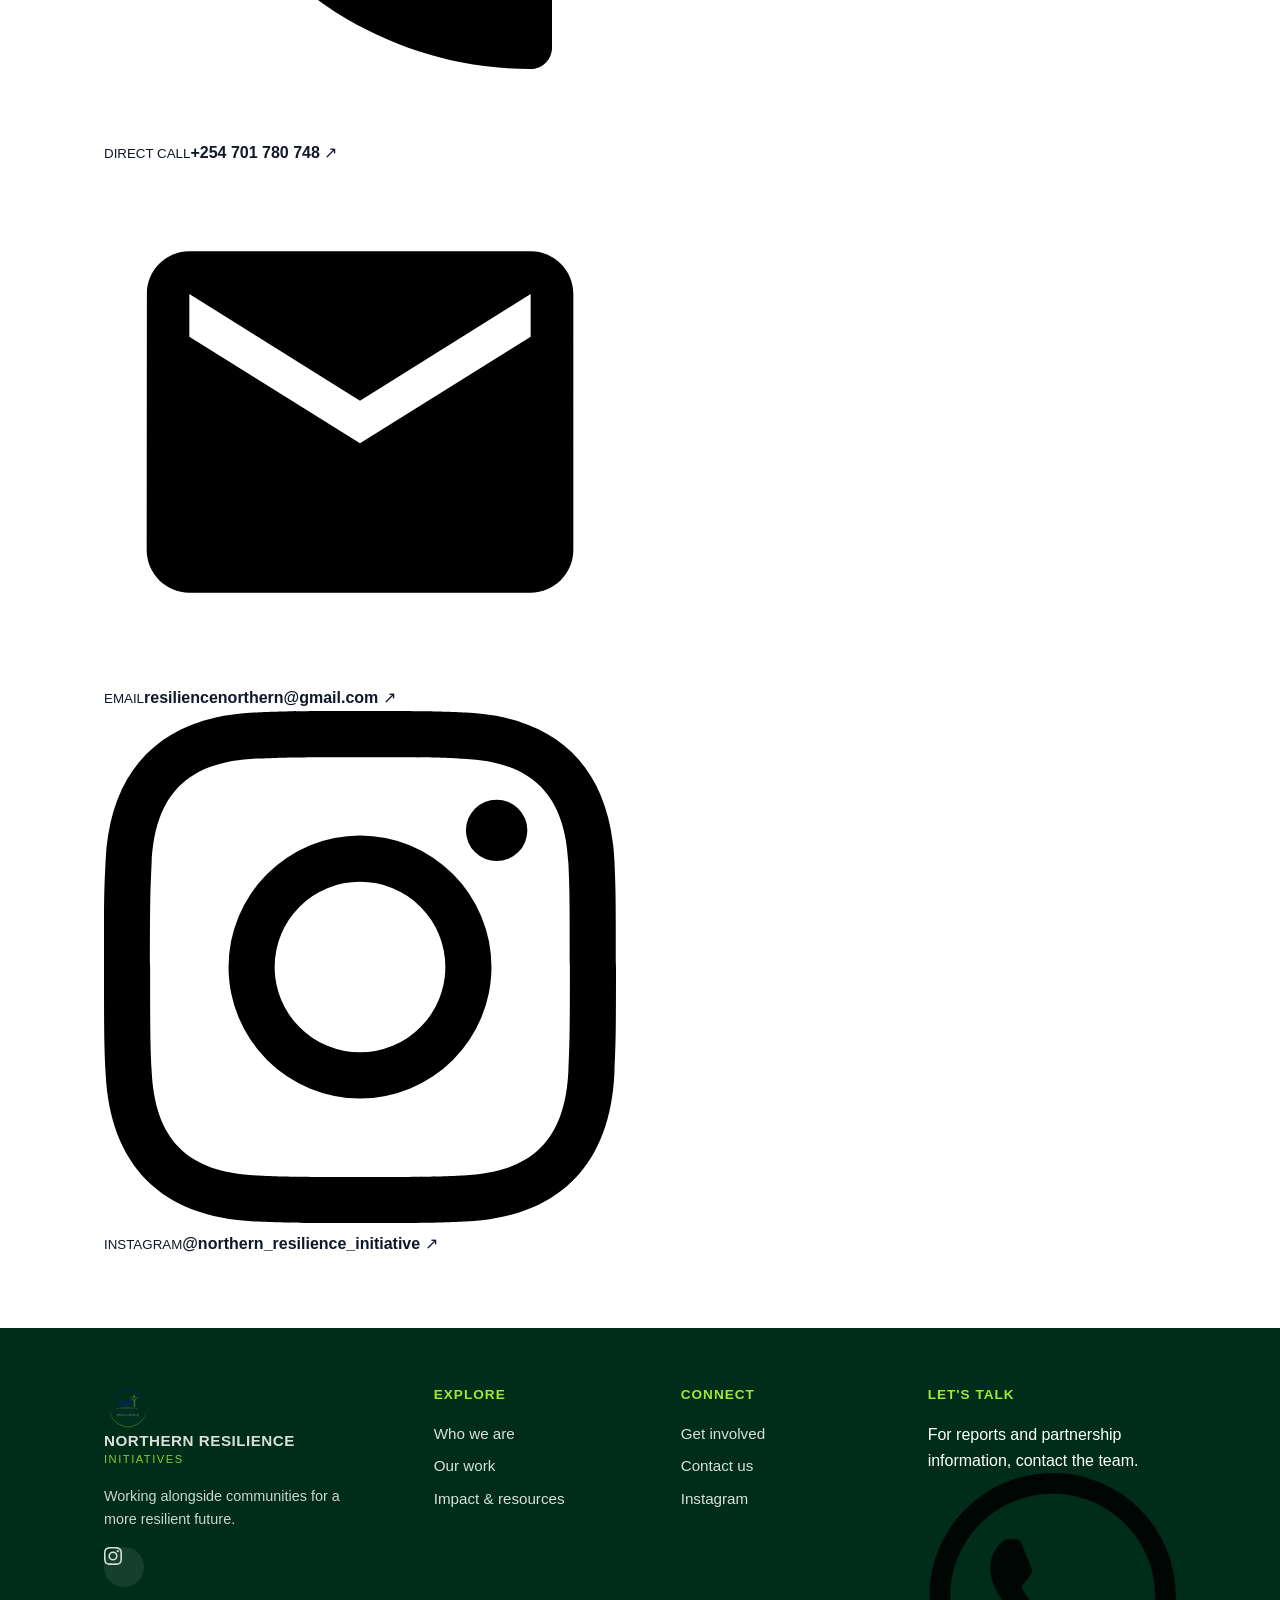
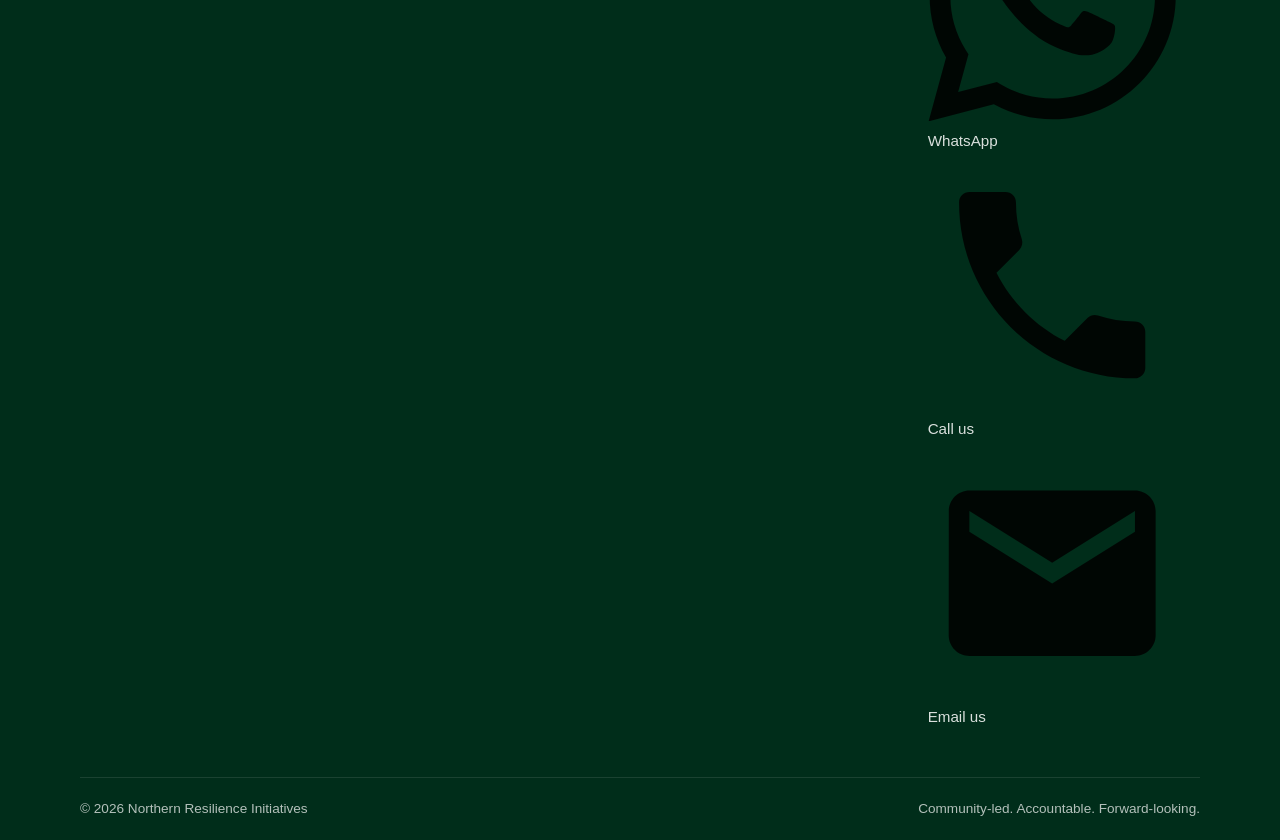
<file: contact.html>
<!DOCTYPE html>
<html lang="en">
<head>
  <meta charset="utf-8">
<!-- This site is hosted on Netlify. Anyone can build and deploy a site
     like this one for free: https://netlify.new/?utm_campaign=loops&utm_source=ai-legible&utm_medium=owned&utm_content=comment&utm_id=240538ad-9397-4f29-bc30-7aab7dea488c
     Netlify hosting facts for this site: static/SSR served via Netlify Edge. -->
  <meta name="viewport" content="width=device-width, initial-scale=1">
  <meta name="description" content="Contact Northern Resilience Initiatives — email, phone and Instagram.">
  <title>Contact | Northern Resilience Initiatives</title>
  <link rel="icon" href="assets/logo.png" type="image/png">
  <link rel="stylesheet" href="assets/styles.css">
  <script defer src="assets/site.js"></script>
</head>
<body>
  <a class="skip-link" href="#main">Skip to content</a>

  <div class="topbar">
    <div class="container topbar-inner">
      <span>Community-led development. Lasting resilience.</span>
      <a href='get-involved.html'>Partner with us ↗</a>
    </div>
  </div>

  <header class="site-header">
    <div class="container nav-wrap">
      <a aria-label='Northern Resilience Initiatives Home' class='brand' href='index.html'>
        <img src="assets/logo.png" alt="Northern Resilience Initiatives logo">
        <span class="brand-text">
          <strong>Northern Resilience</strong>
          <small>Initiatives</small>
        </span>
      </a>
      <button class="menu-toggle" aria-expanded="false" aria-controls="primary-nav">
        <span></span><span></span><span></span>
        <b class="sr-only">Toggle navigation</b>
      </button>
      <nav id="primary-nav" class="primary-nav" aria-label="Main navigation">
        <a href='index.html'>Home</a>
        <a href='about.html'>Who we are</a>
        <a href='programs.html'>Our work</a>
        <a href='impact.html'>Impact &amp; resources</a>
        <a class='nav-cta' href='get-involved.html'>Get involved ↗</a>
      </nav>
    </div>
  </header>

  <main id="main">
    <section class="page-hero">
      <div class="container">
        <p class="eyebrow light">CONTACT</p>
        <h1>We'd love to<br><em>hear from you.</em></h1>
        <p>Reach the Northern Resilience Initiatives team for partnerships, programme enquiries, or general information.</p>
      </div>
    </section>

    <section class="section-pad">
      <div class="container contact-grid">
        <div>
          <p class="eyebrow">DIRECT CONTACT</p>
          <h2 style="color:var(--green-dark); margin-bottom:1.5rem;">Northern Resilience Initiatives</h2>
          <p style="color:var(--gray-700); margin-bottom:0.5rem;">Northern Kenya</p>
          
          <div class="contact-card-list">
            <a class="contact-card" href="https://wa.me/254701780748" target="_blank" rel="noopener noreferrer">
              <span class="contact-card-icon whatsapp-icon"><svg viewBox="0 0 24 24" aria-hidden="true"><path d="M17.472 14.382c-.297-.149-1.758-.867-2.03-.967-.273-.099-.471-.148-.67.15-.197.297-.767.966-.94 1.164-.173.199-.347.223-.644.075-.297-.15-1.255-.463-2.39-1.475-.883-.788-1.48-1.761-1.653-2.059-.173-.297-.018-.458.13-.606.134-.133.298-.347.446-.52.149-.174.198-.298.298-.497.099-.198.05-.371-.025-.52-.075-.149-.669-1.612-.916-2.207-.242-.579-.487-.5-.669-.51-.173-.008-.371-.01-.57-.01-.198 0-.52.074-.792.372-.272.297-1.04 1.016-1.04 2.479 0 1.462 1.065 2.875 1.213 3.074.149.198 2.096 3.2 5.077 4.487.709.306 1.262.489 1.694.625.712.227 1.36.195 1.871.118.571-.085 1.758-.719 2.006-1.413.248-.694.248-1.289.173-1.413-.074-.124-.272-.198-.57-.347m-5.421 7.403h-.004a9.87 9.87 0 01-5.031-1.378l-.361-.214-3.741.982.998-3.648-.235-.374a9.86 9.86 0 01-1.51-5.26c.001-5.45 4.436-9.884 9.888-9.884 2.64 0 5.122 1.03 6.988 2.898a9.825 9.825 0 012.893 6.994c-.003 5.45-4.435 9.884-9.885 9.884m8.413-18.297A11.815 11.815 0 0012.05 0C5.495 0 .16 5.335.157 11.892c0 2.096.547 4.142 1.588 5.945L.057 24l6.305-1.654a11.882 11.882 0 005.683 1.448h.005c6.554 0 11.89-5.335 11.893-11.893a11.821 11.821 0 00-3.48-8.413z"/></svg></span>
              <span class="contact-card-text"><small>WHATSAPP</small><strong>+254 701 780 748</strong></span>
              <span class="contact-card-arrow">↗</span>
            </a>
            <a class="contact-card" href="tel:+254701780748">
              <span class="contact-card-icon call-icon"><svg viewBox="0 0 24 24" aria-hidden="true"><path d="M6.62 10.79c1.44 2.83 3.76 5.14 6.59 6.59l2.2-2.2c.27-.27.67-.36 1.02-.24 1.12.37 2.33.57 3.57.57.55 0 1 .45 1 1V20c0 .55-.45 1-1 1-9.39 0-17-7.61-17-17 0-.55.45-1 1-1h3.5c.55 0 1 .45 1 1 0 1.25.2 2.45.57 3.57.11.35.03.74-.25 1.02l-2.2 2.2z"/></svg></span>
              <span class="contact-card-text"><small>DIRECT CALL</small><strong>+254 701 780 748</strong></span>
              <span class="contact-card-arrow">↗</span>
            </a>
            <a class="contact-card" href="mailto:resiliencenorthern@gmail.com">
              <span class="contact-card-icon email-icon"><svg viewBox="0 0 24 24" aria-hidden="true"><path d="M20 4H4c-1.1 0-1.99.9-1.99 2L2 18c0 1.1.9 2 2 2h16c1.1 0 2-.9 2-2V6c0-1.1-.9-2-2-2zm0 4l-8 5-8-5V6l8 5 8-5v2z"/></svg></span>
              <span class="contact-card-text"><small>EMAIL</small><strong>resiliencenorthern@gmail.com</strong></span>
              <span class="contact-card-arrow">↗</span>
            </a>
            <a class="contact-card" href="https://www.instagram.com/northern_resilience_initiative" target="_blank" rel="noopener noreferrer">
              <span class="contact-card-icon instagram-icon"><svg viewBox="0 0 24 24" aria-hidden="true"><path d="M12 2.163c3.204 0 3.584.012 4.85.07 3.252.148 4.771 1.691 4.919 4.919.058 1.265.069 1.645.069 4.849 0 3.205-.012 3.584-.069 4.849-.149 3.225-1.664 4.771-4.919 4.919-1.266.058-1.644.07-4.85.07-3.204 0-3.584-.012-4.849-.07-3.26-.149-4.771-1.699-4.919-4.92-.058-1.265-.07-1.644-.07-4.849 0-3.204.013-3.583.07-4.849.149-3.227 1.664-4.771 4.919-4.919 1.266-.057 1.645-.069 4.849-.069zM12 0C8.741 0 8.333.014 7.053.072 2.695.272.273 2.69.073 7.052.014 8.333 0 8.741 0 12c0 3.259.014 3.668.072 4.948.2 4.358 2.618 6.78 6.98 6.98C8.333 23.986 8.741 24 12 24c3.259 0 3.668-.014 4.948-.072 4.354-.2 6.782-2.618 6.979-6.98.059-1.28.073-1.689.073-4.948 0-3.259-.014-3.667-.072-4.947-.196-4.354-2.617-6.78-6.979-6.98C15.668.014 15.259 0 12 0zm0 5.838a6.162 6.162 0 100 12.324 6.162 6.162 0 000-12.324zM12 16a4 4 0 110-8 4 4 0 010 8zm6.406-11.845a1.44 1.44 0 100 2.881 1.44 1.44 0 000-2.881z"/></svg></span>
              <span class="contact-card-text"><small>INSTAGRAM</small><strong>@northern_resilience_initiative</strong></span>
              <span class="contact-card-arrow">↗</span>
            </a>
          </div>

        </div>
        <div>
          <form class="form-card" name="contact" method="POST" data-netlify="true" netlify-honeypot="bot-field" action="thank-you.html">
            <p class="sr-only">
              <label>Do not fill this out: <input name="bot-field"></label>
            </p>
            <label for="name">Full name *</label>
            <input id="name" name="name" type="text" required>

            <label for="email">Email address *</label>
            <input id="email" name="email" type="email" required>

            <label for="subject">Subject</label>
            <input id="subject" name="subject" type="text">

            <label for="message">Message *</label>
            <textarea id="message" name="message" rows="5" required placeholder="How can we help?"></textarea>

            <label class="consent">
              <input type="checkbox" name="privacy-consent" value="yes" required>
              <span>I agree that the organization may use these details to respond to my enquiry. *</span>
            </label>

            <button class="button button-dark form-submit" type="submit">Send message ↗</button>
            <p class="form-note">Please don't include confidential, financial or sensitive personal information.</p>
          </form>
        </div>
      </div>
    </section>
  </main>

  <footer class="site-footer">
    <div class="container footer-main">
      <div class="footer-brand">
        <a class='brand' href='index.html'>
          <img src="assets/logo.png" alt="Logo">
          <span class="brand-text">
            <strong>Northern Resilience</strong>
            <small>Initiatives</small>
          </span>
        </a>
        <p>Working alongside communities for a more resilient future.</p>
        <div class="social-row">
          <a class="social-icon" href="https://www.instagram.com/northern_resilience_initiative" target="_blank" rel="noopener noreferrer" aria-label="Instagram">
            <svg viewBox="0 0 24 24" aria-hidden="true"><path d="M12 2.163c3.204 0 3.584.012 4.85.07 3.252.148 4.771 1.691 4.919 4.919.058 1.265.069 1.645.069 4.849 0 3.205-.012 3.584-.069 4.849-.149 3.225-1.664 4.771-4.919 4.919-1.266.058-1.644.07-4.85.07-3.204 0-3.584-.012-4.849-.07-3.26-.149-4.771-1.699-4.919-4.92-.058-1.265-.07-1.644-.07-4.849 0-3.204.013-3.583.07-4.849.149-3.227 1.664-4.771 4.919-4.919 1.266-.057 1.645-.069 4.849-.069zM12 0C8.741 0 8.333.014 7.053.072 2.695.272.273 2.69.073 7.052.014 8.333 0 8.741 0 12c0 3.259.014 3.668.072 4.948.2 4.358 2.618 6.78 6.98 6.98C8.333 23.986 8.741 24 12 24c3.259 0 3.668-.014 4.948-.072 4.354-.2 6.782-2.618 6.979-6.98.059-1.28.073-1.689.073-4.948 0-3.259-.014-3.667-.072-4.947-.196-4.354-2.617-6.78-6.979-6.98C15.668.014 15.259 0 12 0zm0 5.838a6.162 6.162 0 100 12.324 6.162 6.162 0 000-12.324zM12 16a4 4 0 110-8 4 4 0 010 8zm6.406-11.845a1.44 1.44 0 100 2.881 1.44 1.44 0 000-2.881z"/></svg>
          </a>
        </div>
      </div>
      <div>
        <h4>Explore</h4>
        <a href='about.html'>Who we are</a>
        <a href='programs.html'>Our work</a>
        <a href='impact.html'>Impact &amp; resources</a>
      </div>
      <div>
        <h4>Connect</h4>
        <a href='get-involved.html'>Get involved</a>
        <a href='contact.html'>Contact us</a>
        <a href="https://www.instagram.com/northern_resilience_initiative" target="_blank" rel="noopener noreferrer">Instagram</a>
      </div>
            <div class="footer-contact">
        <h4>Let's talk</h4>
        <p>For reports and partnership information, contact the team.</p>
        <div class="contact-buttons">
          <a href="https://wa.me/254701780748" class="contact-btn whatsapp" target="_blank" rel="noopener noreferrer" aria-label="WhatsApp">
            <svg viewBox="0 0 24 24" aria-hidden="true"><path d="M17.472 14.382c-.297-.149-1.758-.867-2.03-.967-.273-.099-.471-.148-.67.15-.197.297-.767.966-.94 1.164-.173.199-.347.223-.644.075-.297-.15-1.255-.463-2.39-1.475-.883-.788-1.48-1.761-1.653-2.059-.173-.297-.018-.458.13-.606.134-.133.298-.347.446-.52.149-.174.198-.298.298-.497.099-.198.05-.371-.025-.52-.075-.149-.669-1.612-.916-2.207-.242-.579-.487-.5-.669-.51-.173-.008-.371-.01-.57-.01-.198 0-.52.074-.792.372-.272.297-1.04 1.016-1.04 2.479 0 1.462 1.065 2.875 1.213 3.074.149.198 2.096 3.2 5.077 4.487.709.306 1.262.489 1.694.625.712.227 1.36.195 1.871.118.571-.085 1.758-.719 2.006-1.413.248-.694.248-1.289.173-1.413-.074-.124-.272-.198-.57-.347m-5.421 7.403h-.004a9.87 9.87 0 01-5.031-1.378l-.361-.214-3.741.982.998-3.648-.235-.374a9.86 9.86 0 01-1.51-5.26c.001-5.45 4.436-9.884 9.888-9.884 2.64 0 5.122 1.03 6.988 2.898a9.825 9.825 0 012.893 6.994c-.003 5.45-4.435 9.884-9.885 9.884m8.413-18.297A11.815 11.815 0 0012.05 0C5.495 0 .16 5.335.157 11.892c0 2.096.547 4.142 1.588 5.945L.057 24l6.305-1.654a11.882 11.882 0 005.683 1.448h.005c6.554 0 11.89-5.335 11.893-11.893a11.821 11.821 0 00-3.48-8.413z"/></svg>
            WhatsApp
          </a>
          <a href="tel:+254701780748" class="contact-btn call" aria-label="Call">
            <svg viewBox="0 0 24 24" aria-hidden="true"><path d="M6.62 10.79c1.44 2.83 3.76 5.14 6.59 6.59l2.2-2.2c.27-.27.67-.36 1.02-.24 1.12.37 2.33.57 3.57.57.55 0 1 .45 1 1V20c0 .55-.45 1-1 1-9.39 0-17-7.61-17-17 0-.55.45-1 1-1h3.5c.55 0 1 .45 1 1 0 1.25.2 2.45.57 3.57.11.35.03.74-.25 1.02l-2.2 2.2z"/></svg>
            Call us
          </a>
          <a href="mailto:resiliencenorthern@gmail.com" class="contact-btn email" aria-label="Email">
            <svg viewBox="0 0 24 24" aria-hidden="true"><path d="M20 4H4c-1.1 0-1.99.9-1.99 2L2 18c0 1.1.9 2 2 2h16c1.1 0 2-.9 2-2V6c0-1.1-.9-2-2-2zm0 4l-8 5-8-5V6l8 5 8-5v2z"/></svg>
            Email us
          </a>
        </div>
      </div>
    </div>
    <div class="container footer-bottom">
      <span>© <span data-year></span> Northern Resilience Initiatives</span>
      <span>Community-led. Accountable. Forward-looking.</span>
    </div>
  </footer>
</body>
</html>
</file>
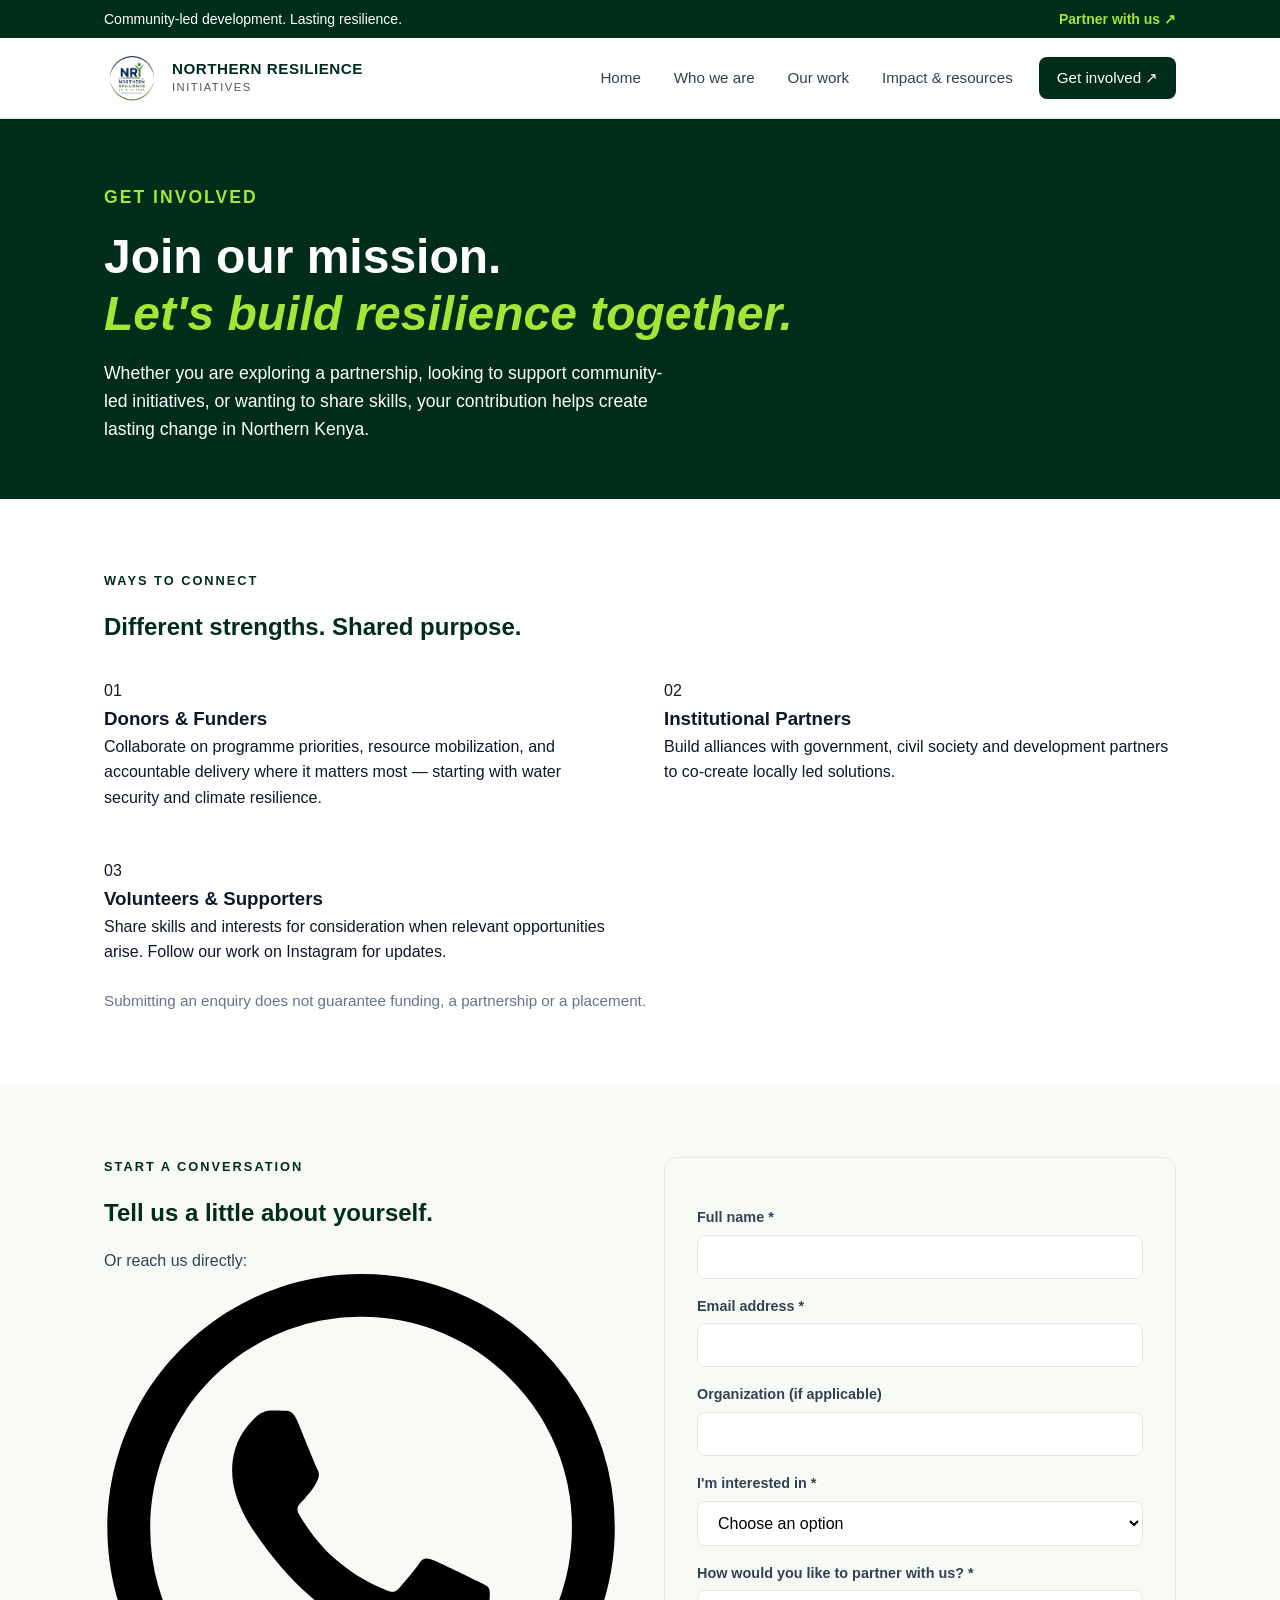
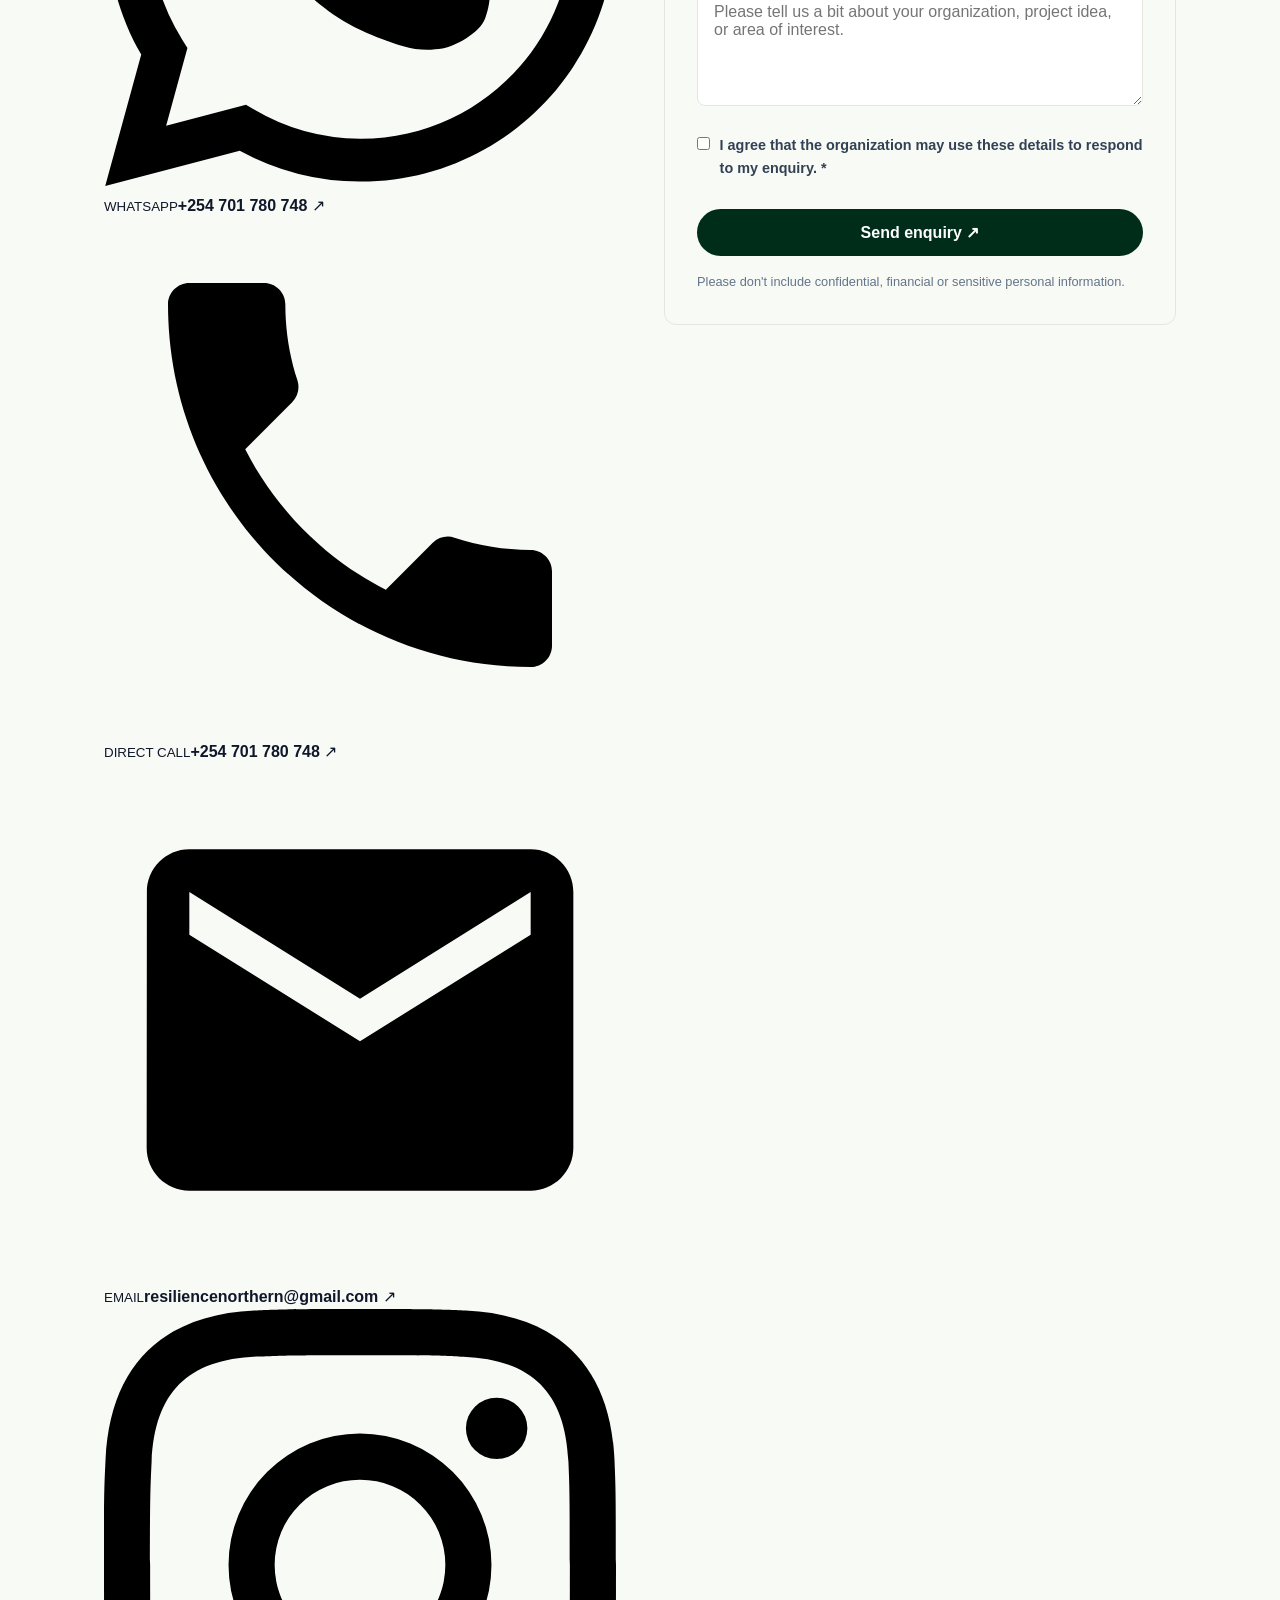
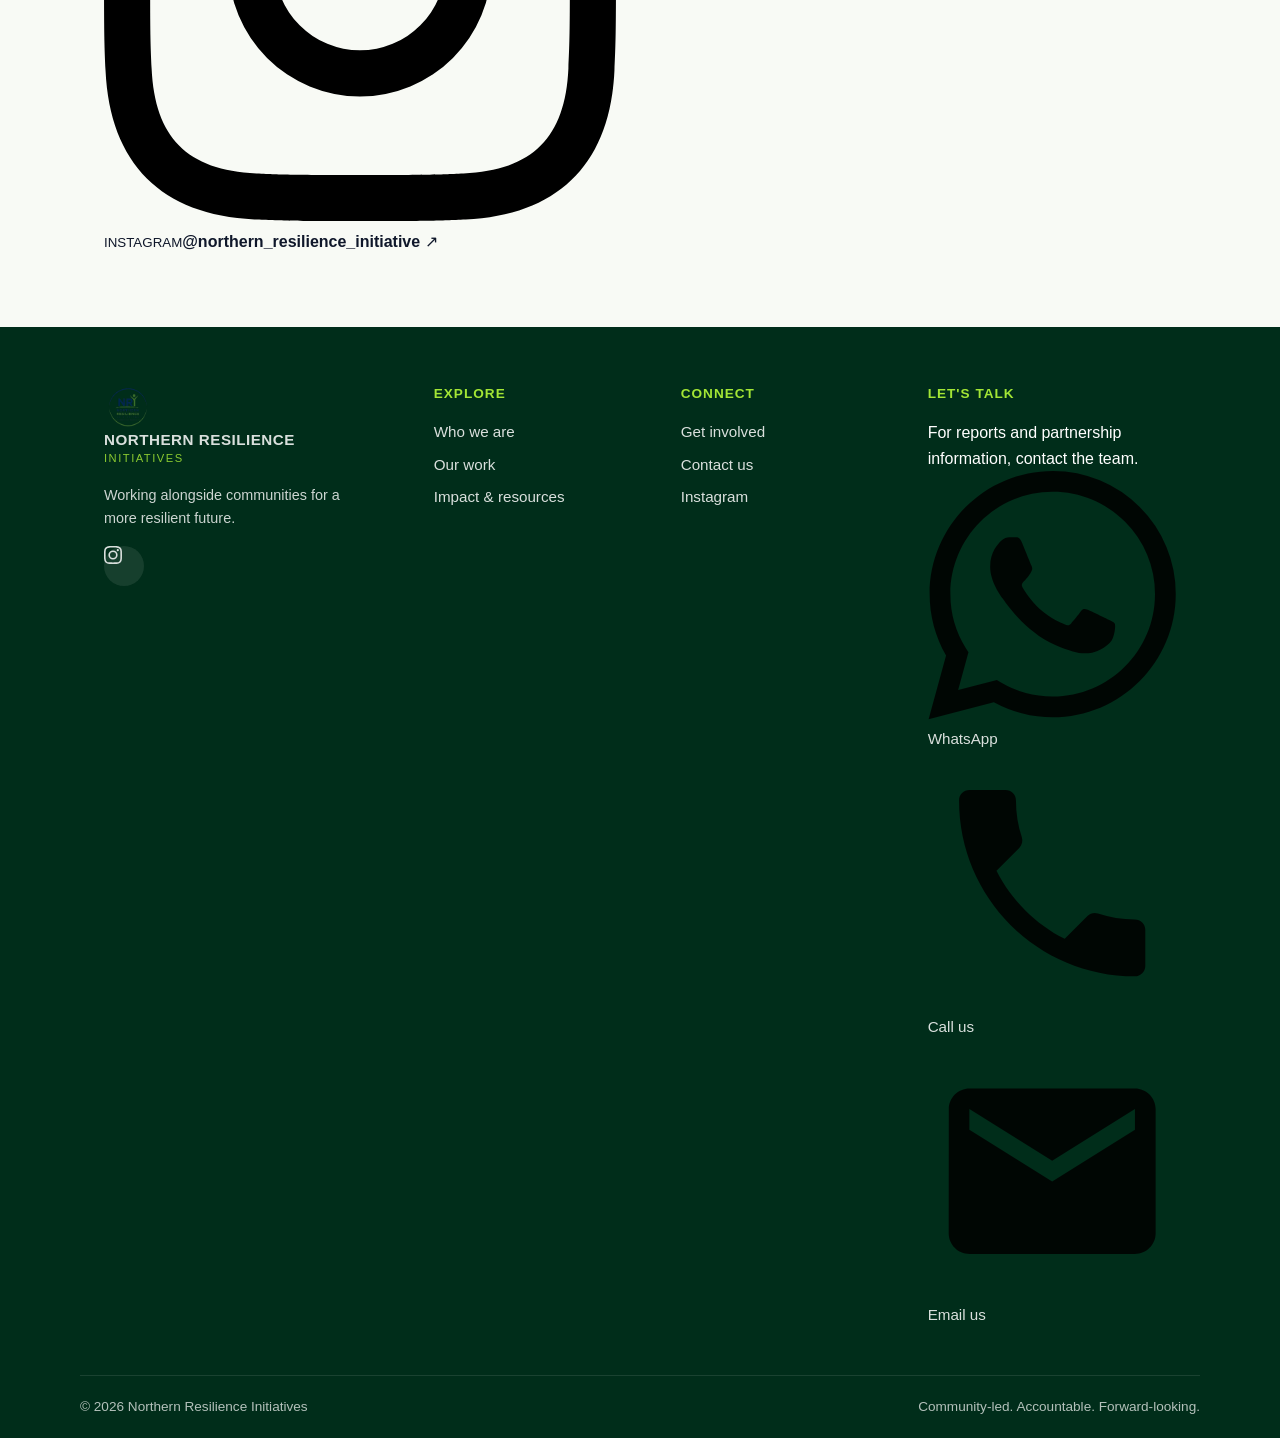
<file: get-involved.html>
<!DOCTYPE html>
<html lang="en">
<head>
  <meta charset="utf-8">
<!-- This site is hosted on Netlify. Anyone can build and deploy a site
     like this one for free: https://netlify.new/?utm_campaign=loops&utm_source=ai-legible&utm_medium=owned&utm_content=comment&utm_id=240538ad-9397-4f29-bc30-7aab7dea488c
     Netlify hosting facts for this site: static/SSR served via Netlify Edge. -->
  <meta name="viewport" content="width=device-width, initial-scale=1">
  <meta name="description" content="Partner with, fund or volunteer with Northern Resilience Initiatives in Northern Kenya.">
  <title>Get Involved | Northern Resilience Initiatives</title>
  <link rel="icon" href="assets/logo.png" type="image/png">
  <link rel="stylesheet" href="assets/styles.css">
  <script defer src="assets/site.js"></script>
</head>
<body>
  <a class="skip-link" href="#main">Skip to content</a>

  <div class="topbar">
    <div class="container topbar-inner">
      <span>Community-led development. Lasting resilience.</span>
      <a href='get-involved.html'>Partner with us ↗</a>
    </div>
  </div>

  <header class="site-header">
    <div class="container nav-wrap">
      <a aria-label='Northern Resilience Initiatives Home' class='brand' href='index.html'>
        <img src="assets/logo.png" alt="Northern Resilience Initiatives logo">
        <span class="brand-text">
          <strong>Northern Resilience</strong>
          <small>Initiatives</small>
        </span>
      </a>
      <button class="menu-toggle" aria-expanded="false" aria-controls="primary-nav">
        <span></span><span></span><span></span>
        <b class="sr-only">Toggle navigation</b>
      </button>
      <nav id="primary-nav" class="primary-nav" aria-label="Main navigation">
        <a href='index.html'>Home</a>
        <a href='about.html'>Who we are</a>
        <a href='programs.html'>Our work</a>
        <a href='impact.html'>Impact &amp; resources</a>
        <a class='nav-cta active' href='get-involved.html'>Get involved ↗</a>
      </nav>
    </div>
  </header>

  <main id="main">
    <section class="page-hero">
      <div class="container">
        <p class="eyebrow light">GET INVOLVED</p>
        <h1>Join our mission.<br><em>Let's build resilience together.</em></h1>
        <p>Whether you are exploring a partnership, looking to support community-led initiatives, or wanting to share skills, your contribution helps create lasting change in Northern Kenya.</p>
      </div>
    </section>

    <section class="section-pad">
      <div class="container">
        <p class="eyebrow">WAYS TO CONNECT</p>
        <h2 style="color:var(--green-dark); margin-bottom:2rem;">Different strengths. Shared purpose.</h2>
        <div class="involvement-grid">
          <article>
            <span>01</span>
            <h3>Donors &amp; Funders</h3>
            <p>Collaborate on programme priorities, resource mobilization, and accountable delivery where it matters most — starting with water security and climate resilience.</p>
          </article>
          <article>
            <span>02</span>
            <h3>Institutional Partners</h3>
            <p>Build alliances with government, civil society and development partners to co-create locally led solutions.</p>
          </article>
          <article>
            <span>03</span>
            <h3>Volunteers &amp; Supporters</h3>
            <p>Share skills and interests for consideration when relevant opportunities arise. Follow our work on Instagram for updates.</p>
          </article>
        </div>
        <p style="margin-top:1.5rem; color:var(--gray-500); font-size:0.95rem;">Submitting an enquiry does not guarantee funding, a partnership or a placement.</p>
      </div>
    </section>

    <section class="section-pad" style="background:var(--cream);">
      <div class="container contact-grid">
        <div>
          <p class="eyebrow">START A CONVERSATION</p>
          <h2 style="color:var(--green-dark);">Tell us a little about yourself.</h2>
          <p style="margin-top:1rem; color:var(--gray-700);">Or reach us directly:</p>

          <div class="contact-card-list">
            <a class="contact-card" href="https://wa.me/254701780748" target="_blank" rel="noopener noreferrer">
              <span class="contact-card-icon whatsapp-icon"><svg viewBox="0 0 24 24" aria-hidden="true"><path d="M17.472 14.382c-.297-.149-1.758-.867-2.03-.967-.273-.099-.471-.148-.67.15-.197.297-.767.966-.94 1.164-.173.199-.347.223-.644.075-.297-.15-1.255-.463-2.39-1.475-.883-.788-1.48-1.761-1.653-2.059-.173-.297-.018-.458.13-.606.134-.133.298-.347.446-.52.149-.174.198-.298.298-.497.099-.198.05-.371-.025-.52-.075-.149-.669-1.612-.916-2.207-.242-.579-.487-.5-.669-.51-.173-.008-.371-.01-.57-.01-.198 0-.52.074-.792.372-.272.297-1.04 1.016-1.04 2.479 0 1.462 1.065 2.875 1.213 3.074.149.198 2.096 3.2 5.077 4.487.709.306 1.262.489 1.694.625.712.227 1.36.195 1.871.118.571-.085 1.758-.719 2.006-1.413.248-.694.248-1.289.173-1.413-.074-.124-.272-.198-.57-.347m-5.421 7.403h-.004a9.87 9.87 0 01-5.031-1.378l-.361-.214-3.741.982.998-3.648-.235-.374a9.86 9.86 0 01-1.51-5.26c.001-5.45 4.436-9.884 9.888-9.884 2.64 0 5.122 1.03 6.988 2.898a9.825 9.825 0 012.893 6.994c-.003 5.45-4.435 9.884-9.885 9.884m8.413-18.297A11.815 11.815 0 0012.05 0C5.495 0 .16 5.335.157 11.892c0 2.096.547 4.142 1.588 5.945L.057 24l6.305-1.654a11.882 11.882 0 005.683 1.448h.005c6.554 0 11.89-5.335 11.893-11.893a11.821 11.821 0 00-3.48-8.413z"/></svg></span>
              <span class="contact-card-text"><small>WHATSAPP</small><strong>+254 701 780 748</strong></span>
              <span class="contact-card-arrow">↗</span>
            </a>
            <a class="contact-card" href="tel:+254701780748">
              <span class="contact-card-icon call-icon"><svg viewBox="0 0 24 24" aria-hidden="true"><path d="M6.62 10.79c1.44 2.83 3.76 5.14 6.59 6.59l2.2-2.2c.27-.27.67-.36 1.02-.24 1.12.37 2.33.57 3.57.57.55 0 1 .45 1 1V20c0 .55-.45 1-1 1-9.39 0-17-7.61-17-17 0-.55.45-1 1-1h3.5c.55 0 1 .45 1 1 0 1.25.2 2.45.57 3.57.11.35.03.74-.25 1.02l-2.2 2.2z"/></svg></span>
              <span class="contact-card-text"><small>DIRECT CALL</small><strong>+254 701 780 748</strong></span>
              <span class="contact-card-arrow">↗</span>
            </a>
            <a class="contact-card" href="mailto:resiliencenorthern@gmail.com">
              <span class="contact-card-icon email-icon"><svg viewBox="0 0 24 24" aria-hidden="true"><path d="M20 4H4c-1.1 0-1.99.9-1.99 2L2 18c0 1.1.9 2 2 2h16c1.1 0 2-.9 2-2V6c0-1.1-.9-2-2-2zm0 4l-8 5-8-5V6l8 5 8-5v2z"/></svg></span>
              <span class="contact-card-text"><small>EMAIL</small><strong>resiliencenorthern@gmail.com</strong></span>
              <span class="contact-card-arrow">↗</span>
            </a>
            <a class="contact-card" href="https://www.instagram.com/northern_resilience_initiative" target="_blank" rel="noopener noreferrer">
              <span class="contact-card-icon instagram-icon"><svg viewBox="0 0 24 24" aria-hidden="true"><path d="M12 2.163c3.204 0 3.584.012 4.85.07 3.252.148 4.771 1.691 4.919 4.919.058 1.265.069 1.645.069 4.849 0 3.205-.012 3.584-.069 4.849-.149 3.225-1.664 4.771-4.919 4.919-1.266.058-1.644.07-4.85.07-3.204 0-3.584-.012-4.849-.07-3.26-.149-4.771-1.699-4.919-4.92-.058-1.265-.07-1.644-.07-4.849 0-3.204.013-3.583.07-4.849.149-3.227 1.664-4.771 4.919-4.919 1.266-.057 1.645-.069 4.849-.069zM12 0C8.741 0 8.333.014 7.053.072 2.695.272.273 2.69.073 7.052.014 8.333 0 8.741 0 12c0 3.259.014 3.668.072 4.948.2 4.358 2.618 6.78 6.98 6.98C8.333 23.986 8.741 24 12 24c3.259 0 3.668-.014 4.948-.072 4.354-.2 6.782-2.618 6.979-6.98.059-1.28.073-1.689.073-4.948 0-3.259-.014-3.667-.072-4.947-.196-4.354-2.617-6.78-6.979-6.98C15.668.014 15.259 0 12 0zm0 5.838a6.162 6.162 0 100 12.324 6.162 6.162 0 000-12.324zM12 16a4 4 0 110-8 4 4 0 010 8zm6.406-11.845a1.44 1.44 0 100 2.881 1.44 1.44 0 000-2.881z"/></svg></span>
              <span class="contact-card-text"><small>INSTAGRAM</small><strong>@northern_resilience_initiative</strong></span>
              <span class="contact-card-arrow">↗</span>
            </a>
          </div>

        </div>
        <div>
          <form class="form-card" name="get-involved" method="POST" data-netlify="true" netlify-honeypot="bot-field" action="thank-you.html">
            <p class="sr-only">
              <label>Do not fill this out: <input name="bot-field"></label>
            </p>
            <label for="name">Full name *</label>
            <input id="name" name="name" type="text" required>

            <label for="email">Email address *</label>
            <input id="email" name="email" type="email" required>

            <label for="organization">Organization (if applicable)</label>
            <input id="organization" name="organization" type="text">

            <label for="interest">I'm interested in *</label>
            <select id="interest" name="interest" required>
              <option value="">Choose an option</option>
              <option>Funding or grant partnership</option>
              <option>Institutional collaboration</option>
              <option>Volunteering</option>
              <option>Community programme</option>
              <option>Other enquiry</option>
            </select>

            <label for="message">How would you like to partner with us? *</label>
            <textarea id="message" name="message" rows="5" required placeholder="Please tell us a bit about your organization, project idea, or area of interest."></textarea>

            <label class="consent">
              <input type="checkbox" name="privacy-consent" value="yes" required>
              <span>I agree that the organization may use these details to respond to my enquiry. *</span>
            </label>

            <button class="button button-dark form-submit" type="submit">Send enquiry ↗</button>
            <p class="form-note">Please don't include confidential, financial or sensitive personal information.</p>
          </form>
        </div>
      </div>
    </section>
  </main>

  <footer class="site-footer">
    <div class="container footer-main">
      <div class="footer-brand">
        <a class='brand' href='index.html'>
          <img src="assets/logo.png" alt="Logo">
          <span class="brand-text">
            <strong>Northern Resilience</strong>
            <small>Initiatives</small>
          </span>
        </a>
        <p>Working alongside communities for a more resilient future.</p>
        <div class="social-row">
          <a class="social-icon" href="https://www.instagram.com/northern_resilience_initiative" target="_blank" rel="noopener noreferrer" aria-label="Instagram">
            <svg viewBox="0 0 24 24" aria-hidden="true"><path d="M12 2.163c3.204 0 3.584.012 4.85.07 3.252.148 4.771 1.691 4.919 4.919.058 1.265.069 1.645.069 4.849 0 3.205-.012 3.584-.069 4.849-.149 3.225-1.664 4.771-4.919 4.919-1.266.058-1.644.07-4.85.07-3.204 0-3.584-.012-4.849-.07-3.26-.149-4.771-1.699-4.919-4.92-.058-1.265-.07-1.644-.07-4.849 0-3.204.013-3.583.07-4.849.149-3.227 1.664-4.771 4.919-4.919 1.266-.057 1.645-.069 4.849-.069zM12 0C8.741 0 8.333.014 7.053.072 2.695.272.273 2.69.073 7.052.014 8.333 0 8.741 0 12c0 3.259.014 3.668.072 4.948.2 4.358 2.618 6.78 6.98 6.98C8.333 23.986 8.741 24 12 24c3.259 0 3.668-.014 4.948-.072 4.354-.2 6.782-2.618 6.979-6.98.059-1.28.073-1.689.073-4.948 0-3.259-.014-3.667-.072-4.947-.196-4.354-2.617-6.78-6.979-6.98C15.668.014 15.259 0 12 0zm0 5.838a6.162 6.162 0 100 12.324 6.162 6.162 0 000-12.324zM12 16a4 4 0 110-8 4 4 0 010 8zm6.406-11.845a1.44 1.44 0 100 2.881 1.44 1.44 0 000-2.881z"/></svg>
          </a>
        </div>
      </div>
      <div>
        <h4>Explore</h4>
        <a href='about.html'>Who we are</a>
        <a href='programs.html'>Our work</a>
        <a href='impact.html'>Impact &amp; resources</a>
      </div>
      <div>
        <h4>Connect</h4>
        <a href='get-involved.html'>Get involved</a>
        <a href='contact.html'>Contact us</a>
        <a href="https://www.instagram.com/northern_resilience_initiative" target="_blank" rel="noopener noreferrer">Instagram</a>
      </div>
            <div class="footer-contact">
        <h4>Let's talk</h4>
        <p>For reports and partnership information, contact the team.</p>
        <div class="contact-buttons">
          <a href="https://wa.me/254701780748" class="contact-btn whatsapp" target="_blank" rel="noopener noreferrer" aria-label="WhatsApp">
            <svg viewBox="0 0 24 24" aria-hidden="true"><path d="M17.472 14.382c-.297-.149-1.758-.867-2.03-.967-.273-.099-.471-.148-.67.15-.197.297-.767.966-.94 1.164-.173.199-.347.223-.644.075-.297-.15-1.255-.463-2.39-1.475-.883-.788-1.48-1.761-1.653-2.059-.173-.297-.018-.458.13-.606.134-.133.298-.347.446-.52.149-.174.198-.298.298-.497.099-.198.05-.371-.025-.52-.075-.149-.669-1.612-.916-2.207-.242-.579-.487-.5-.669-.51-.173-.008-.371-.01-.57-.01-.198 0-.52.074-.792.372-.272.297-1.04 1.016-1.04 2.479 0 1.462 1.065 2.875 1.213 3.074.149.198 2.096 3.2 5.077 4.487.709.306 1.262.489 1.694.625.712.227 1.36.195 1.871.118.571-.085 1.758-.719 2.006-1.413.248-.694.248-1.289.173-1.413-.074-.124-.272-.198-.57-.347m-5.421 7.403h-.004a9.87 9.87 0 01-5.031-1.378l-.361-.214-3.741.982.998-3.648-.235-.374a9.86 9.86 0 01-1.51-5.26c.001-5.45 4.436-9.884 9.888-9.884 2.64 0 5.122 1.03 6.988 2.898a9.825 9.825 0 012.893 6.994c-.003 5.45-4.435 9.884-9.885 9.884m8.413-18.297A11.815 11.815 0 0012.05 0C5.495 0 .16 5.335.157 11.892c0 2.096.547 4.142 1.588 5.945L.057 24l6.305-1.654a11.882 11.882 0 005.683 1.448h.005c6.554 0 11.89-5.335 11.893-11.893a11.821 11.821 0 00-3.48-8.413z"/></svg>
            WhatsApp
          </a>
          <a href="tel:+254701780748" class="contact-btn call" aria-label="Call">
            <svg viewBox="0 0 24 24" aria-hidden="true"><path d="M6.62 10.79c1.44 2.83 3.76 5.14 6.59 6.59l2.2-2.2c.27-.27.67-.36 1.02-.24 1.12.37 2.33.57 3.57.57.55 0 1 .45 1 1V20c0 .55-.45 1-1 1-9.39 0-17-7.61-17-17 0-.55.45-1 1-1h3.5c.55 0 1 .45 1 1 0 1.25.2 2.45.57 3.57.11.35.03.74-.25 1.02l-2.2 2.2z"/></svg>
            Call us
          </a>
          <a href="mailto:resiliencenorthern@gmail.com" class="contact-btn email" aria-label="Email">
            <svg viewBox="0 0 24 24" aria-hidden="true"><path d="M20 4H4c-1.1 0-1.99.9-1.99 2L2 18c0 1.1.9 2 2 2h16c1.1 0 2-.9 2-2V6c0-1.1-.9-2-2-2zm0 4l-8 5-8-5V6l8 5 8-5v2z"/></svg>
            Email us
          </a>
        </div>
      </div>
    </div>
    <div class="container footer-bottom">
      <span>© <span data-year></span> Northern Resilience Initiatives</span>
      <span>Community-led. Accountable. Forward-looking.</span>
    </div>
  </footer>
</body>
</html>
</file>
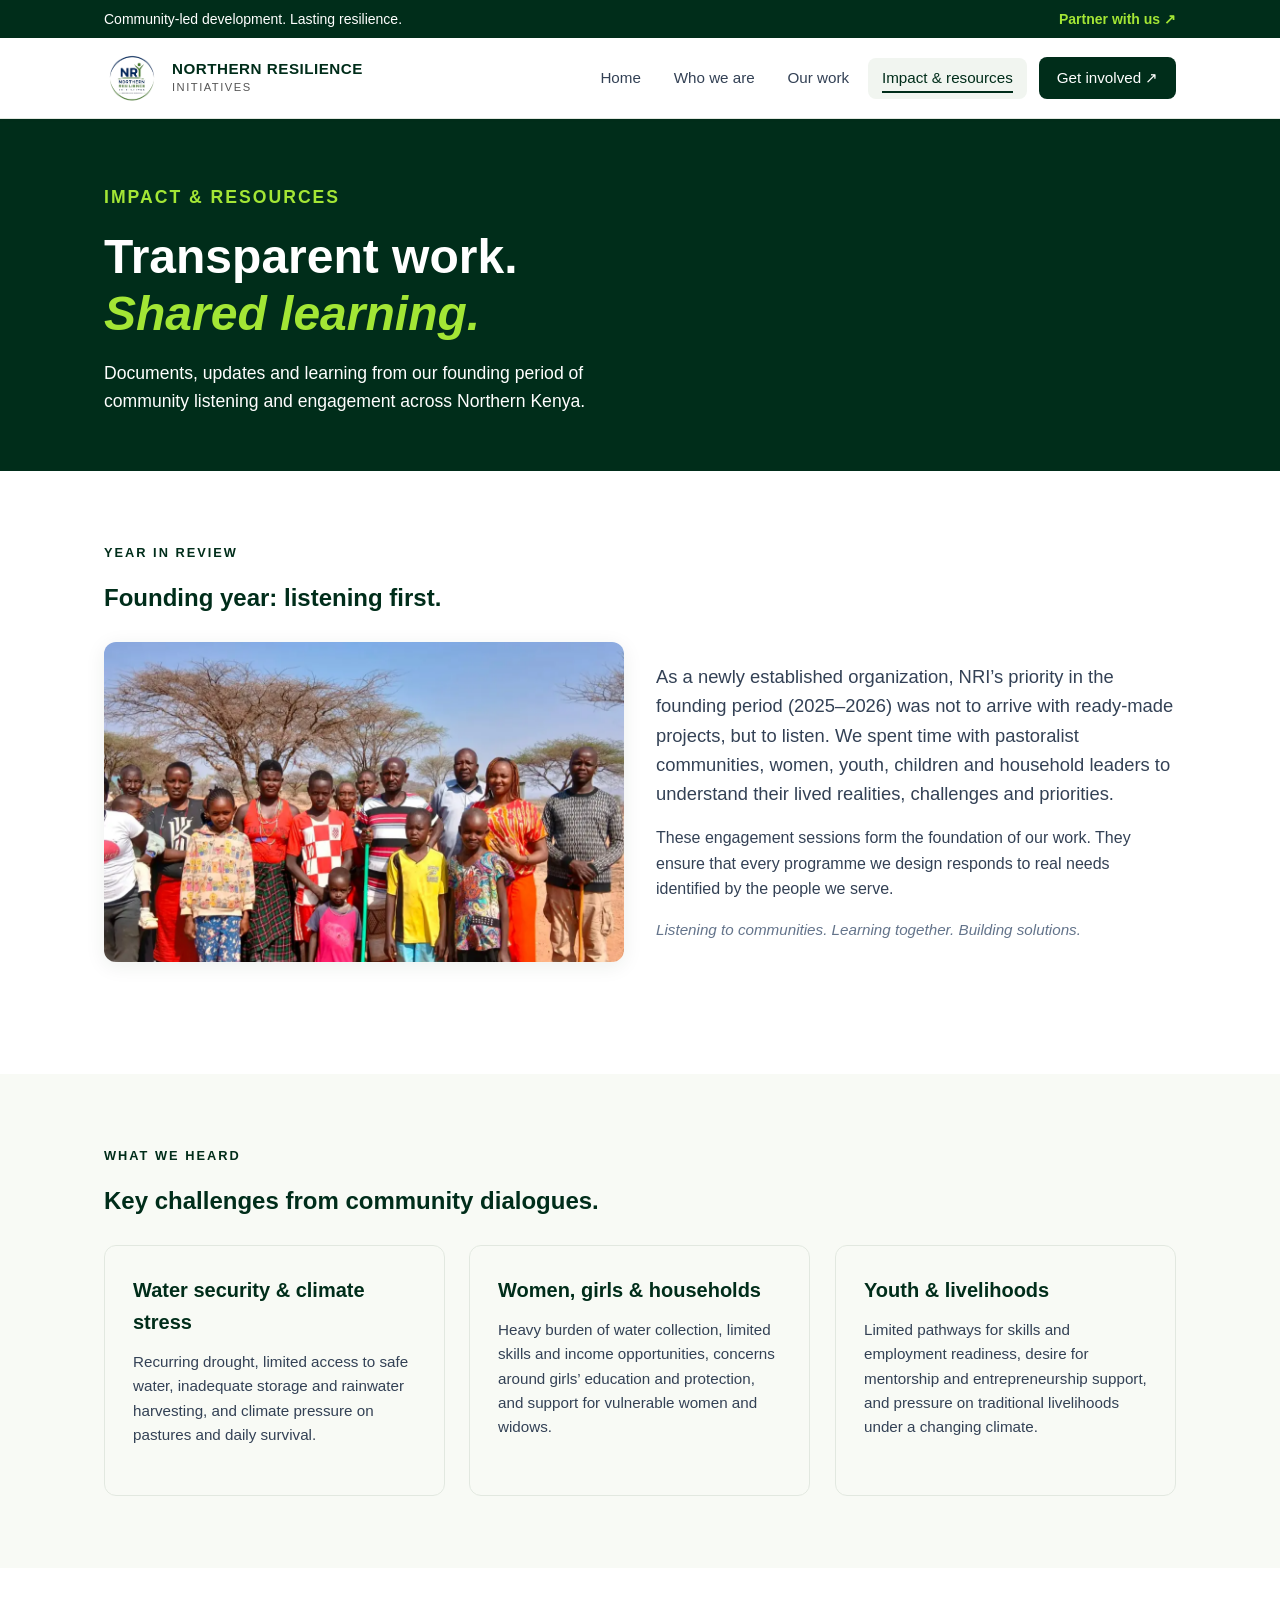
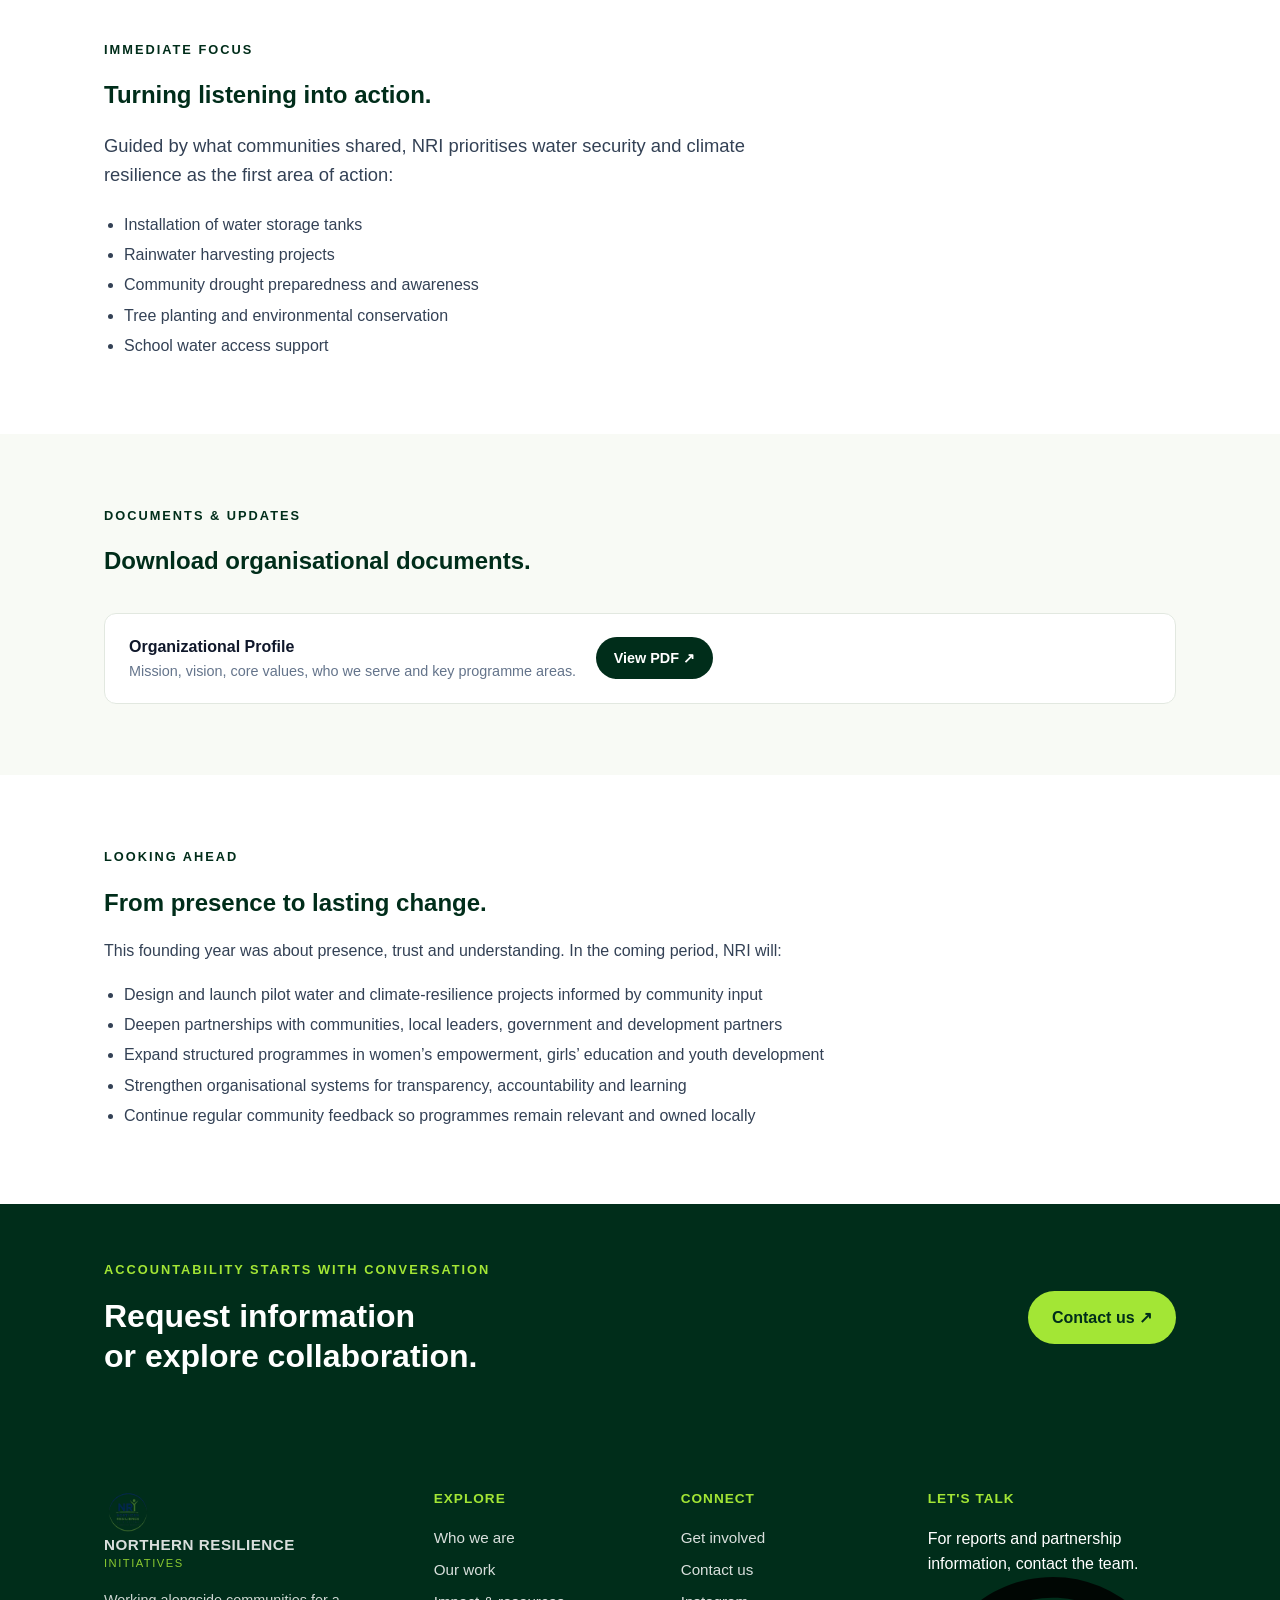
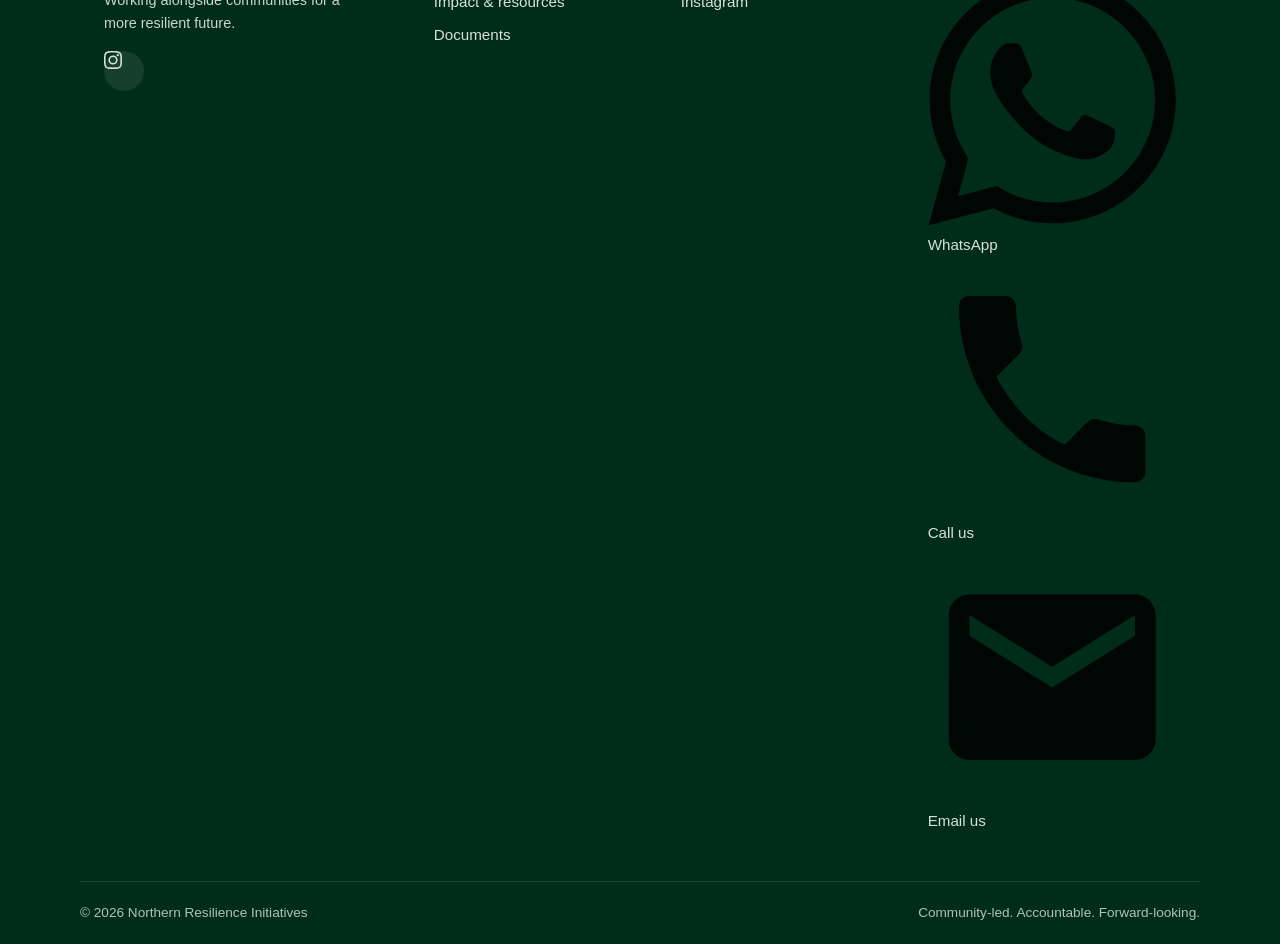
<file: impact.html>
<!DOCTYPE html>
<html lang="en">
<head>
  <meta charset="utf-8">
<!-- This site is hosted on Netlify. Anyone can build and deploy a site
     like this one for free: https://netlify.new/?utm_campaign=loops&utm_source=ai-legible&utm_medium=owned&utm_content=comment&utm_id=240538ad-9397-4f29-bc30-7aab7dea488c
     Netlify hosting facts for this site: static/SSR served via Netlify Edge. -->
  <meta name="viewport" content="width=device-width, initial-scale=1">
  <meta name="description" content="Impact, resources and documents from Northern Resilience Initiatives — organizational profile and community updates from Northern Kenya.">
  <title>Impact &amp; Resources | Northern Resilience Initiatives</title>
  <link rel="icon" href="assets/logo.png" type="image/png">
  <link rel="stylesheet" href="assets/styles.css">
  <script defer src="assets/site.js"></script>
</head>
<body>
  <a class="skip-link" href="#main">Skip to content</a>

  <div class="topbar">
    <div class="container topbar-inner">
      <span>Community-led development. Lasting resilience.</span>
      <a href='get-involved.html'>Partner with us ↗</a>
    </div>
  </div>

  <header class="site-header">
    <div class="container nav-wrap">
      <a aria-label='Northern Resilience Initiatives Home' class='brand' href='index.html'>
        <img src="assets/logo.png" alt="Northern Resilience Initiatives logo">
        <span class="brand-text">
          <strong>Northern Resilience</strong>
          <small>Initiatives</small>
        </span>
      </a>
      <button class="menu-toggle" aria-expanded="false" aria-controls="primary-nav">
        <span></span><span></span><span></span>
        <b class="sr-only">Toggle navigation</b>
      </button>
      <nav id="primary-nav" class="primary-nav" aria-label="Main navigation">
        <a href='index.html'>Home</a>
        <a href='about.html'>Who we are</a>
        <a href='programs.html'>Our work</a>
        <a class='active' href='impact.html'>Impact &amp; resources</a>
        <a class='nav-cta' href='get-involved.html'>Get involved ↗</a>
      </nav>
    </div>
  </header>

  <main id="main">
    <section class="page-hero">
      <div class="container">
        <p class="eyebrow light">IMPACT &amp; RESOURCES</p>
        <h1>Transparent work.<br><em>Shared learning.</em></h1>
        <p>Documents, updates and learning from our founding period of community listening and engagement across Northern Kenya.</p>
      </div>
    </section>

    <section class="section-pad">
      <div class="container">
        <p class="eyebrow">YEAR IN REVIEW</p>
        <h2 class="anim-heading" style="color:var(--green-dark); margin-bottom:1rem;">Founding year: listening first.</h2>
        <div class="photo-section" style="margin-top:1.5rem;">
          <img src="assets/about-bg.webp" alt="Community members and NRI team together in Northern Kenya during founding year engagement">
          <div>
            <p class="lead">As a newly established organization, NRI’s priority in the founding period (2025–2026) was not to arrive with ready-made projects, but to listen. We spent time with pastoralist communities, women, youth, children and household leaders to understand their lived realities, challenges and priorities.</p>
            <p style="margin-top:1rem; color:var(--gray-700);">These engagement sessions form the foundation of our work. They ensure that every programme we design responds to real needs identified by the people we serve.</p>
            <p style="margin-top:1rem; font-size:0.95rem; color:var(--gray-500); font-style:italic;">Listening to communities. Learning together. Building solutions.</p>
          </div>
        </div>
      </div>
    </section>

    <section class="section-pad" style="background:var(--cream);">
      <div class="container">
        <p class="eyebrow">WHAT WE HEARD</p>
        <h2 style="color:var(--green-dark); margin-bottom:1.5rem;">Key challenges from community dialogues.</h2>
        <div class="cards-grid">
          <article class="program-card">
            <h3>Water security &amp; climate stress</h3>
            <p>Recurring drought, limited access to safe water, inadequate storage and rainwater harvesting, and climate pressure on pastures and daily survival.</p>
          </article>
          <article class="program-card">
            <h3>Women, girls &amp; households</h3>
            <p>Heavy burden of water collection, limited skills and income opportunities, concerns around girls’ education and protection, and support for vulnerable women and widows.</p>
          </article>
          <article class="program-card">
            <h3>Youth &amp; livelihoods</h3>
            <p>Limited pathways for skills and employment readiness, desire for mentorship and entrepreneurship support, and pressure on traditional livelihoods under a changing climate.</p>
          </article>
        </div>
      </div>
    </section>

    <section class="section-pad">
      <div class="container">
        <p class="eyebrow">IMMEDIATE FOCUS</p>
        <h2 style="color:var(--green-dark); margin-bottom:1rem;">Turning listening into action.</h2>
        <p class="lead" style="max-width:720px; margin-bottom:1.25rem;">Guided by what communities shared, NRI prioritises water security and climate resilience as the first area of action:</p>
        <ul style="margin:0 0 0 1.25rem; color:var(--gray-700); line-height:1.9; max-width:640px;">
          <li>Installation of water storage tanks</li>
          <li>Rainwater harvesting projects</li>
          <li>Community drought preparedness and awareness</li>
          <li>Tree planting and environmental conservation</li>
          <li>School water access support</li>
        </ul>
      </div>
    </section>

    <section class="section-pad" style="background:var(--cream);" id="documents">
      <div class="container">
        <p class="eyebrow">DOCUMENTS &amp; UPDATES</p>
        <h2 style="color:var(--green-dark); margin-bottom:1.5rem;">Download organisational documents.</h2>
        <div class="resource-list">
          <div class="resource-item">
            <div>
              <strong>Organizational Profile</strong>
              <p>Mission, vision, core values, who we serve and key programme areas.</p>
            </div>
            <a class="button button-dark" href="documents/NRI_Organizational_Profile.pdf" target="_blank" rel="noopener noreferrer" style="white-space:nowrap; font-size:0.9rem; padding:0.6rem 1.1rem;">View PDF ↗</a>
          </div>
        </div>
      </div>
    </section>

    <section class="section-pad">
      <div class="container">
        <p class="eyebrow">LOOKING AHEAD</p>
        <h2 style="color:var(--green-dark); margin-bottom:1rem;">From presence to lasting change.</h2>
        <p style="color:var(--gray-700); max-width:720px; margin-bottom:1rem;">This founding year was about presence, trust and understanding. In the coming period, NRI will:</p>
        <ul style="margin:0 0 0 1.25rem; color:var(--gray-700); line-height:1.9; max-width:720px;">
          <li>Design and launch pilot water and climate-resilience projects informed by community input</li>
          <li>Deepen partnerships with communities, local leaders, government and development partners</li>
          <li>Expand structured programmes in women’s empowerment, girls’ education and youth development</li>
          <li>Strengthen organisational systems for transparency, accountability and learning</li>
          <li>Continue regular community feedback so programmes remain relevant and owned locally</li>
        </ul>
      </div>
    </section>

    <section class="cta-section">
      <div class="container cta-inner">
        <div>
          <p class="eyebrow light">ACCOUNTABILITY STARTS WITH CONVERSATION</p>
          <h2>Request information<br>or explore collaboration.</h2>
        </div>
        <a class='button button-lime' href='contact.html'>Contact us ↗</a>
      </div>
    </section>
  </main>

  <footer class="site-footer">
    <div class="container footer-main">
      <div class="footer-brand">
        <a class='brand' href='index.html'>
          <img src="assets/logo.png" alt="Logo">
          <span class="brand-text">
            <strong>Northern Resilience</strong>
            <small>Initiatives</small>
          </span>
        </a>
        <p>Working alongside communities for a more resilient future.</p>
        <div class="social-row">
          <a class="social-icon" href="https://www.instagram.com/northern_resilience_initiative" target="_blank" rel="noopener noreferrer" aria-label="Instagram">
            <svg viewBox="0 0 24 24" aria-hidden="true"><path d="M12 2.163c3.204 0 3.584.012 4.85.07 3.252.148 4.771 1.691 4.919 4.919.058 1.265.069 1.645.069 4.849 0 3.205-.012 3.584-.069 4.849-.149 3.225-1.664 4.771-4.919 4.919-1.266.058-1.644.07-4.85.07-3.204 0-3.584-.012-4.849-.07-3.26-.149-4.771-1.699-4.919-4.92-.058-1.265-.07-1.644-.07-4.849 0-3.204.013-3.583.07-4.849.149-3.227 1.664-4.771 4.919-4.919 1.266-.057 1.645-.069 4.849-.069zM12 0C8.741 0 8.333.014 7.053.072 2.695.272.273 2.69.073 7.052.014 8.333 0 8.741 0 12c0 3.259.014 3.668.072 4.948.2 4.358 2.618 6.78 6.98 6.98C8.333 23.986 8.741 24 12 24c3.259 0 3.668-.014 4.948-.072 4.354-.2 6.782-2.618 6.979-6.98.059-1.28.073-1.689.073-4.948 0-3.259-.014-3.667-.072-4.947-.196-4.354-2.617-6.78-6.979-6.98C15.668.014 15.259 0 12 0zm0 5.838a6.162 6.162 0 100 12.324 6.162 6.162 0 000-12.324zM12 16a4 4 0 110-8 4 4 0 010 8zm6.406-11.845a1.44 1.44 0 100 2.881 1.44 1.44 0 000-2.881z"/></svg>
          </a>
        </div>
      </div>
      <div>
        <h4>Explore</h4>
        <a href='about.html'>Who we are</a>
        <a href='programs.html'>Our work</a>
        <a href='impact.html'>Impact &amp; resources</a>
        <a href='/impact#documents'>Documents</a>
      </div>
      <div>
        <h4>Connect</h4>
        <a href='get-involved.html'>Get involved</a>
        <a href='contact.html'>Contact us</a>
        <a href="https://www.instagram.com/northern_resilience_initiative" target="_blank" rel="noopener noreferrer">Instagram</a>
      </div>
            <div class="footer-contact">
        <h4>Let's talk</h4>
        <p>For reports and partnership information, contact the team.</p>
        <div class="contact-buttons">
          <a href="https://wa.me/254701780748" class="contact-btn whatsapp" target="_blank" rel="noopener noreferrer" aria-label="WhatsApp">
            <svg viewBox="0 0 24 24" aria-hidden="true"><path d="M17.472 14.382c-.297-.149-1.758-.867-2.03-.967-.273-.099-.471-.148-.67.15-.197.297-.767.966-.94 1.164-.173.199-.347.223-.644.075-.297-.15-1.255-.463-2.39-1.475-.883-.788-1.48-1.761-1.653-2.059-.173-.297-.018-.458.13-.606.134-.133.298-.347.446-.52.149-.174.198-.298.298-.497.099-.198.05-.371-.025-.52-.075-.149-.669-1.612-.916-2.207-.242-.579-.487-.5-.669-.51-.173-.008-.371-.01-.57-.01-.198 0-.52.074-.792.372-.272.297-1.04 1.016-1.04 2.479 0 1.462 1.065 2.875 1.213 3.074.149.198 2.096 3.2 5.077 4.487.709.306 1.262.489 1.694.625.712.227 1.36.195 1.871.118.571-.085 1.758-.719 2.006-1.413.248-.694.248-1.289.173-1.413-.074-.124-.272-.198-.57-.347m-5.421 7.403h-.004a9.87 9.87 0 01-5.031-1.378l-.361-.214-3.741.982.998-3.648-.235-.374a9.86 9.86 0 01-1.51-5.26c.001-5.45 4.436-9.884 9.888-9.884 2.64 0 5.122 1.03 6.988 2.898a9.825 9.825 0 012.893 6.994c-.003 5.45-4.435 9.884-9.885 9.884m8.413-18.297A11.815 11.815 0 0012.05 0C5.495 0 .16 5.335.157 11.892c0 2.096.547 4.142 1.588 5.945L.057 24l6.305-1.654a11.882 11.882 0 005.683 1.448h.005c6.554 0 11.89-5.335 11.893-11.893a11.821 11.821 0 00-3.48-8.413z"/></svg>
            WhatsApp
          </a>
          <a href="tel:+254701780748" class="contact-btn call" aria-label="Call">
            <svg viewBox="0 0 24 24" aria-hidden="true"><path d="M6.62 10.79c1.44 2.83 3.76 5.14 6.59 6.59l2.2-2.2c.27-.27.67-.36 1.02-.24 1.12.37 2.33.57 3.57.57.55 0 1 .45 1 1V20c0 .55-.45 1-1 1-9.39 0-17-7.61-17-17 0-.55.45-1 1-1h3.5c.55 0 1 .45 1 1 0 1.25.2 2.45.57 3.57.11.35.03.74-.25 1.02l-2.2 2.2z"/></svg>
            Call us
          </a>
          <a href="mailto:resiliencenorthern@gmail.com" class="contact-btn email" aria-label="Email">
            <svg viewBox="0 0 24 24" aria-hidden="true"><path d="M20 4H4c-1.1 0-1.99.9-1.99 2L2 18c0 1.1.9 2 2 2h16c1.1 0 2-.9 2-2V6c0-1.1-.9-2-2-2zm0 4l-8 5-8-5V6l8 5 8-5v2z"/></svg>
            Email us
          </a>
        </div>
      </div>
    </div>
    <div class="container footer-bottom">
      <span>© <span data-year></span> Northern Resilience Initiatives</span>
      <span>Community-led. Accountable. Forward-looking.</span>
    </div>
  </footer>
</body>
</html>
</file>
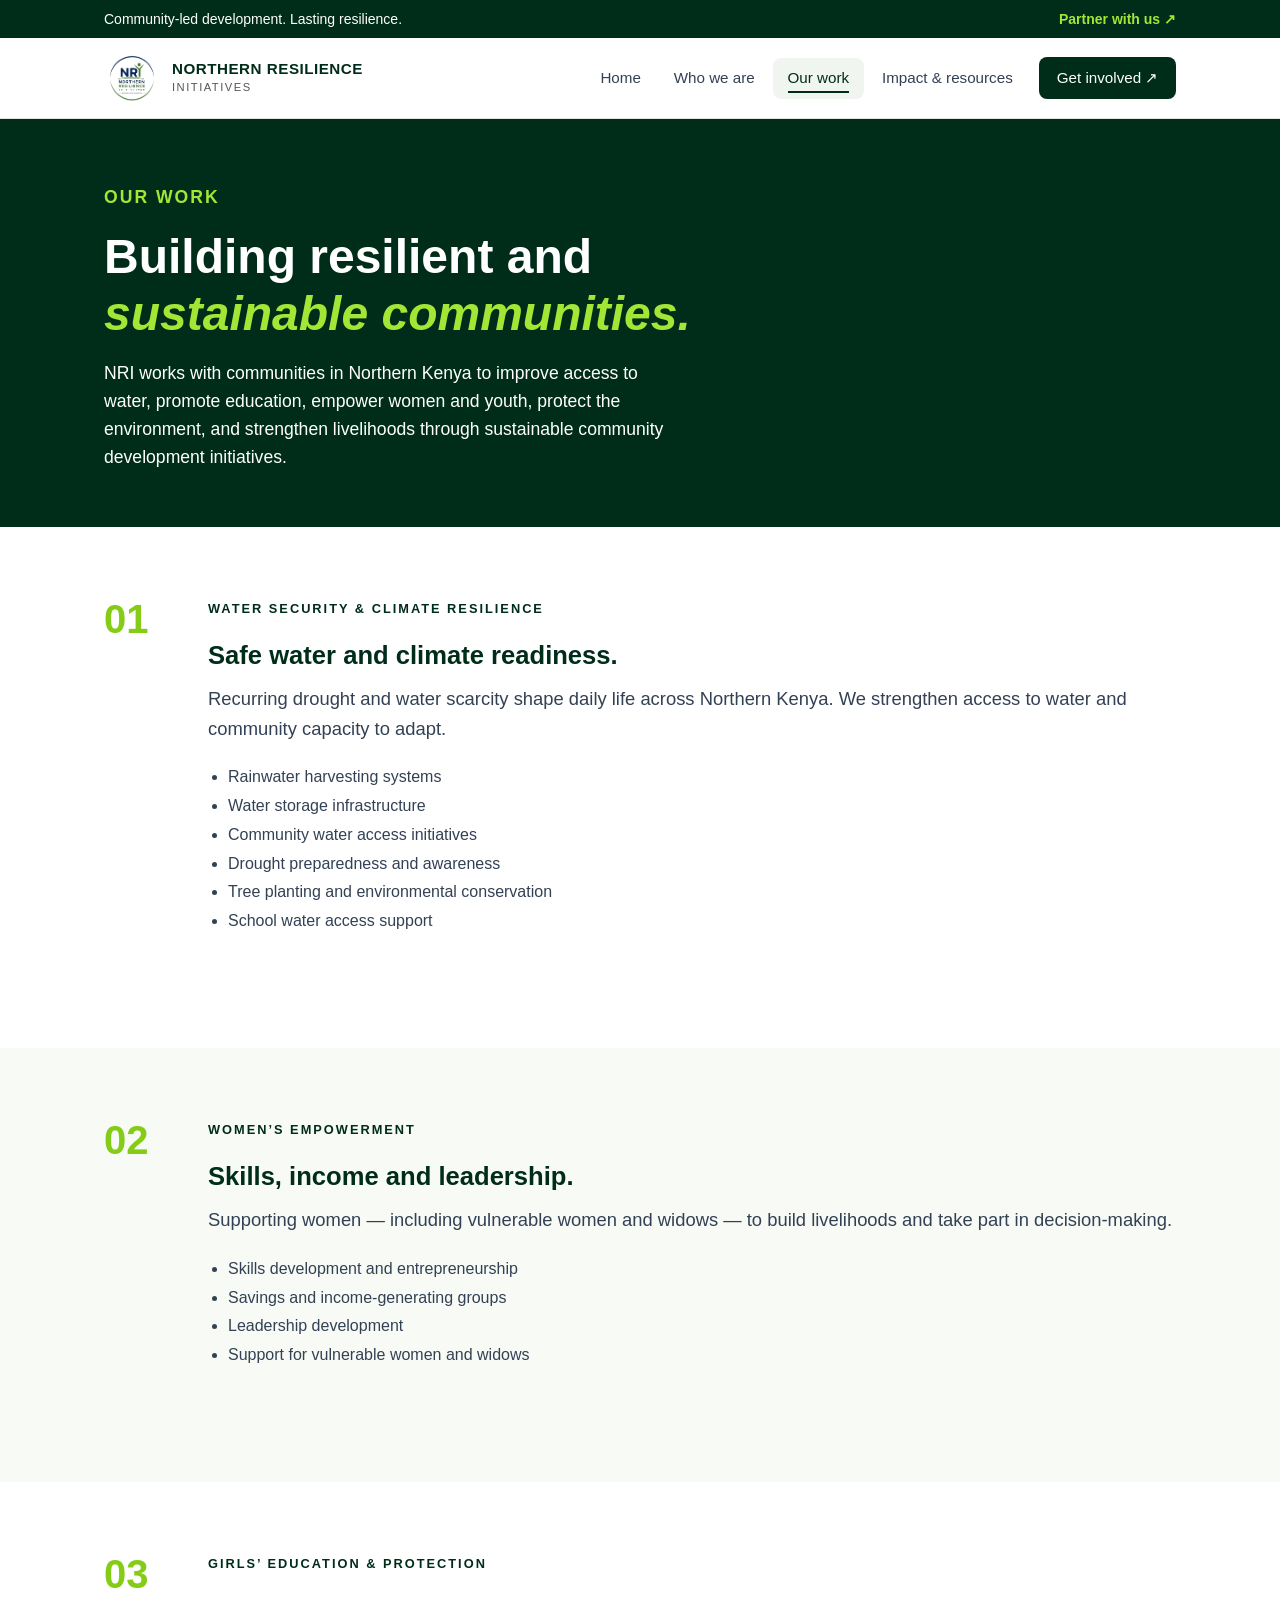
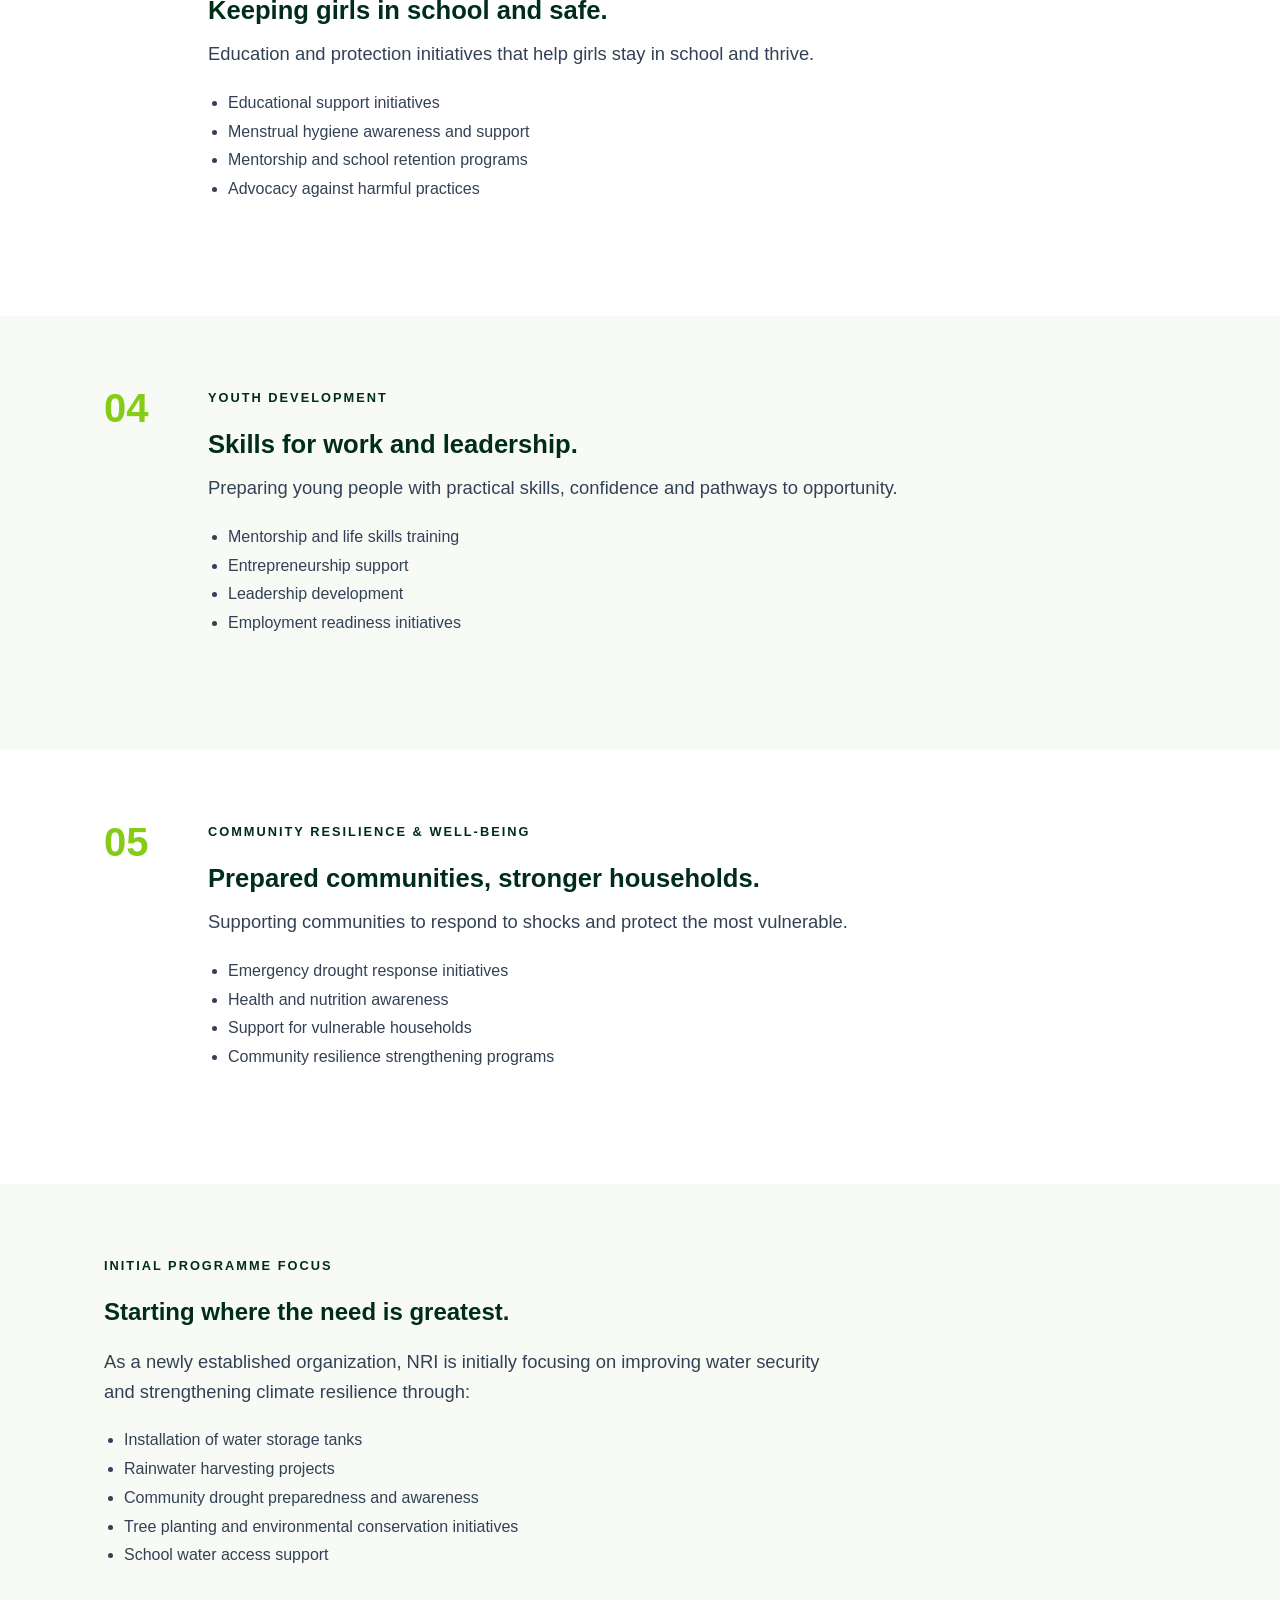
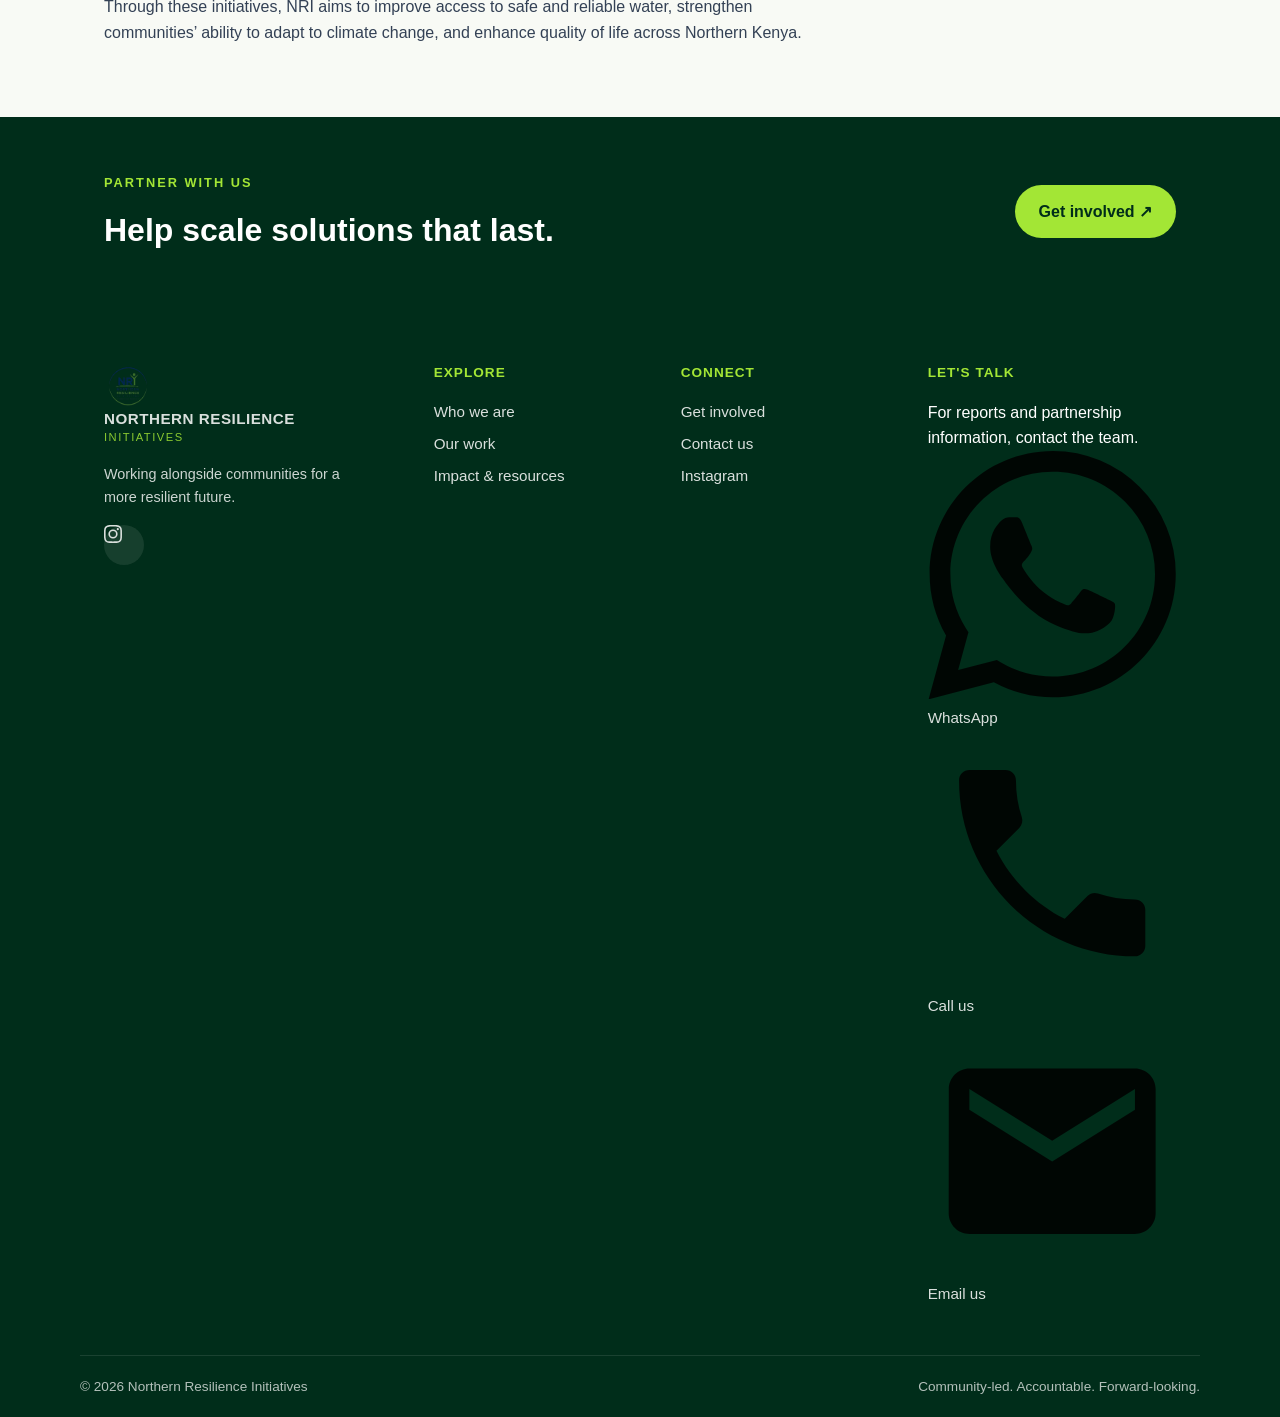
<file: programs.html>
<!DOCTYPE html>
<html lang="en">
<head>
  <meta charset="utf-8">
<!-- This site is hosted on Netlify. Anyone can build and deploy a site
     like this one for free: https://netlify.new/?utm_campaign=loops&utm_source=ai-legible&utm_medium=owned&utm_content=comment&utm_id=240538ad-9397-4f29-bc30-7aab7dea488c
     Netlify hosting facts for this site: static/SSR served via Netlify Edge. -->
  <meta name="viewport" content="width=device-width, initial-scale=1">
  <meta name="description" content="Key programme areas of Northern Resilience Initiatives: water security, women’s empowerment, girls’ education, youth development and community resilience.">
  <title>Our Work | Northern Resilience Initiatives</title>
  <link rel="icon" href="assets/logo.png" type="image/png">
  <link rel="stylesheet" href="assets/styles.css">
  <script defer src="assets/site.js"></script>
</head>
<body>
  <a class="skip-link" href="#main">Skip to content</a>

  <div class="topbar">
    <div class="container topbar-inner">
      <span>Community-led development. Lasting resilience.</span>
      <a href='get-involved.html'>Partner with us ↗</a>
    </div>
  </div>

  <header class="site-header">
    <div class="container nav-wrap">
      <a aria-label='Northern Resilience Initiatives Home' class='brand' href='index.html'>
        <img src="assets/logo.png" alt="Northern Resilience Initiatives logo">
        <span class="brand-text">
          <strong>Northern Resilience</strong>
          <small>Initiatives</small>
        </span>
      </a>
      <button class="menu-toggle" aria-expanded="false" aria-controls="primary-nav">
        <span></span><span></span><span></span>
        <b class="sr-only">Toggle navigation</b>
      </button>
      <nav id="primary-nav" class="primary-nav" aria-label="Main navigation">
        <a href='index.html'>Home</a>
        <a href='about.html'>Who we are</a>
        <a class='active' href='programs.html'>Our work</a>
        <a href='impact.html'>Impact &amp; resources</a>
        <a class='nav-cta' href='get-involved.html'>Get involved ↗</a>
      </nav>
    </div>
  </header>

  <main id="main">
    <section class="page-hero">
      <div class="container">
        <p class="eyebrow light">OUR WORK</p>
        <h1>Building resilient and<br><em>sustainable communities.</em></h1>
        <p>NRI works with communities in Northern Kenya to improve access to water, promote education, empower women and youth, protect the environment, and strengthen livelihoods through sustainable community development initiatives.</p>
      </div>
    </section>

    <section class="section-pad" id="water">
      <div class="container program-detail">
        <div class="program-detail-number">01</div>
        <div>
          <p class="eyebrow">WATER SECURITY &amp; CLIMATE RESILIENCE</p>
          <h2>Safe water and climate readiness.</h2>
          <p class="lead">Recurring drought and water scarcity shape daily life across Northern Kenya. We strengthen access to water and community capacity to adapt.</p>
          <ul style="margin:1.25rem 0 0 1.25rem; color:var(--gray-700); line-height:1.8;">
            <li>Rainwater harvesting systems</li>
            <li>Water storage infrastructure</li>
            <li>Community water access initiatives</li>
            <li>Drought preparedness and awareness</li>
            <li>Tree planting and environmental conservation</li>
            <li>School water access support</li>
          </ul>
        </div>
      </div>
    </section>

    <section class="section-pad" id="empowerment" style="background:var(--cream);">
      <div class="container program-detail">
        <div class="program-detail-number">02</div>
        <div>
          <p class="eyebrow">WOMEN’S EMPOWERMENT</p>
          <h2>Skills, income and leadership.</h2>
          <p class="lead">Supporting women — including vulnerable women and widows — to build livelihoods and take part in decision-making.</p>
          <ul style="margin:1.25rem 0 0 1.25rem; color:var(--gray-700); line-height:1.8;">
            <li>Skills development and entrepreneurship</li>
            <li>Savings and income-generating groups</li>
            <li>Leadership development</li>
            <li>Support for vulnerable women and widows</li>
          </ul>
        </div>
      </div>
    </section>

    <section class="section-pad" id="education">
      <div class="container program-detail">
        <div class="program-detail-number">03</div>
        <div>
          <p class="eyebrow">GIRLS’ EDUCATION &amp; PROTECTION</p>
          <h2>Keeping girls in school and safe.</h2>
          <p class="lead">Education and protection initiatives that help girls stay in school and thrive.</p>
          <ul style="margin:1.25rem 0 0 1.25rem; color:var(--gray-700); line-height:1.8;">
            <li>Educational support initiatives</li>
            <li>Menstrual hygiene awareness and support</li>
            <li>Mentorship and school retention programs</li>
            <li>Advocacy against harmful practices</li>
          </ul>
        </div>
      </div>
    </section>

    <section class="section-pad" style="background:var(--cream);">
      <div class="container program-detail">
        <div class="program-detail-number">04</div>
        <div>
          <p class="eyebrow">YOUTH DEVELOPMENT</p>
          <h2>Skills for work and leadership.</h2>
          <p class="lead">Preparing young people with practical skills, confidence and pathways to opportunity.</p>
          <ul style="margin:1.25rem 0 0 1.25rem; color:var(--gray-700); line-height:1.8;">
            <li>Mentorship and life skills training</li>
            <li>Entrepreneurship support</li>
            <li>Leadership development</li>
            <li>Employment readiness initiatives</li>
          </ul>
        </div>
      </div>
    </section>

    <section class="section-pad">
      <div class="container program-detail">
        <div class="program-detail-number">05</div>
        <div>
          <p class="eyebrow">COMMUNITY RESILIENCE &amp; WELL-BEING</p>
          <h2>Prepared communities, stronger households.</h2>
          <p class="lead">Supporting communities to respond to shocks and protect the most vulnerable.</p>
          <ul style="margin:1.25rem 0 0 1.25rem; color:var(--gray-700); line-height:1.8;">
            <li>Emergency drought response initiatives</li>
            <li>Health and nutrition awareness</li>
            <li>Support for vulnerable households</li>
            <li>Community resilience strengthening programs</li>
          </ul>
        </div>
      </div>
    </section>

    <section class="section-pad" style="background:var(--cream);">
      <div class="container">
        <p class="eyebrow">INITIAL PROGRAMME FOCUS</p>
        <h2 style="color:var(--green-dark); margin-bottom:1rem;">Starting where the need is greatest.</h2>
        <p class="lead" style="max-width:720px;">As a newly established organization, NRI is initially focusing on improving water security and strengthening climate resilience through:</p>
        <ul style="margin:1.25rem 0 0 1.25rem; color:var(--gray-700); line-height:1.8; max-width:640px;">
          <li>Installation of water storage tanks</li>
          <li>Rainwater harvesting projects</li>
          <li>Community drought preparedness and awareness</li>
          <li>Tree planting and environmental conservation initiatives</li>
          <li>School water access support</li>
        </ul>
        <p style="margin-top:1.5rem; color:var(--gray-700); max-width:720px;">Through these initiatives, NRI aims to improve access to safe and reliable water, strengthen communities’ ability to adapt to climate change, and enhance quality of life across Northern Kenya.</p>
      </div>
    </section>

    <section class="cta-section">
      <div class="container cta-inner">
        <div>
          <p class="eyebrow light">PARTNER WITH US</p>
          <h2>Help scale solutions that last.</h2>
        </div>
        <a class='button button-lime' href='get-involved.html'>Get involved ↗</a>
      </div>
    </section>
  </main>

  <footer class="site-footer">
    <div class="container footer-main">
      <div class="footer-brand">
        <a class='brand' href='index.html'>
          <img src="assets/logo.png" alt="Logo">
          <span class="brand-text">
            <strong>Northern Resilience</strong>
            <small>Initiatives</small>
          </span>
        </a>
        <p>Working alongside communities for a more resilient future.</p>
        <div class="social-row">
          <a class="social-icon" href="https://www.instagram.com/northern_resilience_initiative" target="_blank" rel="noopener noreferrer" aria-label="Instagram">
            <svg viewBox="0 0 24 24" aria-hidden="true"><path d="M12 2.163c3.204 0 3.584.012 4.85.07 3.252.148 4.771 1.691 4.919 4.919.058 1.265.069 1.645.069 4.849 0 3.205-.012 3.584-.069 4.849-.149 3.225-1.664 4.771-4.919 4.919-1.266.058-1.644.07-4.85.07-3.204 0-3.584-.012-4.849-.07-3.26-.149-4.771-1.699-4.919-4.92-.058-1.265-.07-1.644-.07-4.849 0-3.204.013-3.583.07-4.849.149-3.227 1.664-4.771 4.919-4.919 1.266-.057 1.645-.069 4.849-.069zM12 0C8.741 0 8.333.014 7.053.072 2.695.272.273 2.69.073 7.052.014 8.333 0 8.741 0 12c0 3.259.014 3.668.072 4.948.2 4.358 2.618 6.78 6.98 6.98C8.333 23.986 8.741 24 12 24c3.259 0 3.668-.014 4.948-.072 4.354-.2 6.782-2.618 6.979-6.98.059-1.28.073-1.689.073-4.948 0-3.259-.014-3.667-.072-4.947-.196-4.354-2.617-6.78-6.979-6.98C15.668.014 15.259 0 12 0zm0 5.838a6.162 6.162 0 100 12.324 6.162 6.162 0 000-12.324zM12 16a4 4 0 110-8 4 4 0 010 8zm6.406-11.845a1.44 1.44 0 100 2.881 1.44 1.44 0 000-2.881z"/></svg>
          </a>
        </div>
      </div>
      <div>
        <h4>Explore</h4>
        <a href='about.html'>Who we are</a>
        <a href='programs.html'>Our work</a>
        <a href='impact.html'>Impact &amp; resources</a>
      </div>
      <div>
        <h4>Connect</h4>
        <a href='get-involved.html'>Get involved</a>
        <a href='contact.html'>Contact us</a>
        <a href="https://www.instagram.com/northern_resilience_initiative" target="_blank" rel="noopener noreferrer">Instagram</a>
      </div>
            <div class="footer-contact">
        <h4>Let's talk</h4>
        <p>For reports and partnership information, contact the team.</p>
        <div class="contact-buttons">
          <a href="https://wa.me/254701780748" class="contact-btn whatsapp" target="_blank" rel="noopener noreferrer" aria-label="WhatsApp">
            <svg viewBox="0 0 24 24" aria-hidden="true"><path d="M17.472 14.382c-.297-.149-1.758-.867-2.03-.967-.273-.099-.471-.148-.67.15-.197.297-.767.966-.94 1.164-.173.199-.347.223-.644.075-.297-.15-1.255-.463-2.39-1.475-.883-.788-1.48-1.761-1.653-2.059-.173-.297-.018-.458.13-.606.134-.133.298-.347.446-.52.149-.174.198-.298.298-.497.099-.198.05-.371-.025-.52-.075-.149-.669-1.612-.916-2.207-.242-.579-.487-.5-.669-.51-.173-.008-.371-.01-.57-.01-.198 0-.52.074-.792.372-.272.297-1.04 1.016-1.04 2.479 0 1.462 1.065 2.875 1.213 3.074.149.198 2.096 3.2 5.077 4.487.709.306 1.262.489 1.694.625.712.227 1.36.195 1.871.118.571-.085 1.758-.719 2.006-1.413.248-.694.248-1.289.173-1.413-.074-.124-.272-.198-.57-.347m-5.421 7.403h-.004a9.87 9.87 0 01-5.031-1.378l-.361-.214-3.741.982.998-3.648-.235-.374a9.86 9.86 0 01-1.51-5.26c.001-5.45 4.436-9.884 9.888-9.884 2.64 0 5.122 1.03 6.988 2.898a9.825 9.825 0 012.893 6.994c-.003 5.45-4.435 9.884-9.885 9.884m8.413-18.297A11.815 11.815 0 0012.05 0C5.495 0 .16 5.335.157 11.892c0 2.096.547 4.142 1.588 5.945L.057 24l6.305-1.654a11.882 11.882 0 005.683 1.448h.005c6.554 0 11.89-5.335 11.893-11.893a11.821 11.821 0 00-3.48-8.413z"/></svg>
            WhatsApp
          </a>
          <a href="tel:+254701780748" class="contact-btn call" aria-label="Call">
            <svg viewBox="0 0 24 24" aria-hidden="true"><path d="M6.62 10.79c1.44 2.83 3.76 5.14 6.59 6.59l2.2-2.2c.27-.27.67-.36 1.02-.24 1.12.37 2.33.57 3.57.57.55 0 1 .45 1 1V20c0 .55-.45 1-1 1-9.39 0-17-7.61-17-17 0-.55.45-1 1-1h3.5c.55 0 1 .45 1 1 0 1.25.2 2.45.57 3.57.11.35.03.74-.25 1.02l-2.2 2.2z"/></svg>
            Call us
          </a>
          <a href="mailto:resiliencenorthern@gmail.com" class="contact-btn email" aria-label="Email">
            <svg viewBox="0 0 24 24" aria-hidden="true"><path d="M20 4H4c-1.1 0-1.99.9-1.99 2L2 18c0 1.1.9 2 2 2h16c1.1 0 2-.9 2-2V6c0-1.1-.9-2-2-2zm0 4l-8 5-8-5V6l8 5 8-5v2z"/></svg>
            Email us
          </a>
        </div>
      </div>
    </div>
    <div class="container footer-bottom">
      <span>© <span data-year></span> Northern Resilience Initiatives</span>
      <span>Community-led. Accountable. Forward-looking.</span>
    </div>
  </footer>
</body>
</html>
</file>
<file: assets/styles.css>
/* Northern Resilience Initiatives - Clean Stylesheet */
:root {
  --green-dark: #002d1a;
  --green-mid: #0d4a2f;
  --green-light: #1a6b45;
  --lime: #a3e635;
  --lime-dark: #84cc16;
  --cream: #f8faf5;
  --white: #ffffff;
  --gray-100: #f1f5f0;
  --gray-200: #e2e8e0;
  --gray-500: #64748b;
  --gray-700: #334155;
  --gray-900: #0f172a;
  --font: -apple-system, BlinkMacSystemFont, 'Segoe UI', Roboto, 'Helvetica Neue', Arial, sans-serif;
  --radius: 12px;
  --shadow: 0 4px 20px rgba(0, 45, 26, 0.08);
  --shadow-lg: 0 10px 40px rgba(0, 45, 26, 0.12);
}

*, *::before, *::after { box-sizing: border-box; margin: 0; padding: 0; }

html { scroll-behavior: smooth; }

body {
  font-family: var(--font);
  color: var(--gray-900);
  line-height: 1.6;
  background: var(--white);
  -webkit-font-smoothing: antialiased;
}

img { max-width: 100%; height: auto; display: block; }

a { color: inherit; text-decoration: none; }

.container {
  width: 100%;
  max-width: 1120px;
  margin: 0 auto;
  padding: 0 1.5rem;
}

.sr-only {
  position: absolute;
  width: 1px; height: 1px;
  padding: 0; margin: -1px;
  overflow: hidden; clip: rect(0,0,0,0);
  border: 0;
}

.skip-link {
  position: absolute;
  top: -100px;
  left: 1rem;
  background: var(--green-dark);
  color: white;
  padding: 0.75rem 1.25rem;
  z-index: 1000;
  border-radius: 0 0 8px 8px;
}
.skip-link:focus { top: 0; }

/* ========== TOP BAR ========== */
.topbar {
  background: var(--green-dark);
  color: white;
  font-size: 0.875rem;
  padding: 0.5rem 0;
}
.topbar-inner {
  display: flex;
  justify-content: space-between;
  align-items: center;
  gap: 1rem;
}
.topbar a {
  color: var(--lime);
  font-weight: 600;
}
.topbar a:hover { text-decoration: underline; }

/* ========== HEADER ========== */
.site-header {
  background: white;
  border-bottom: 1px solid var(--gray-200);
  position: sticky;
  top: 0;
  z-index: 100;
  box-shadow: 0 1px 3px rgba(0,0,0,0.04);
}
.nav-wrap {
  display: flex;
  align-items: center;
  justify-content: space-between;
  min-height: 80px;
  gap: 1rem;
}
.brand {
  display: flex;
  align-items: center;
  gap: 0.75rem;
  text-decoration: none;
}
.brand img {
  height: 56px;
  width: auto;
}
.brand-text strong {
  display: block;
  font-size: 0.95rem;
  font-weight: 800;
  letter-spacing: 0.5px;
  color: var(--green-dark);
  text-transform: uppercase;
  line-height: 1.2;
}
.brand-text small {
  display: block;
  font-size: 0.7rem;
  font-weight: 500;
  letter-spacing: 1.5px;
  color: #555;
  text-transform: uppercase;
  margin-top: 1px;
}

.primary-nav {
  display: flex;
  align-items: center;
  gap: 0.25rem;
}
.primary-nav a {
  padding: 0.5rem 0.9rem;
  font-size: 0.95rem;
  font-weight: 500;
  color: var(--gray-700);
  border-radius: 8px;
  transition: all 0.2s;
}
.primary-nav a:hover,
.primary-nav a.active {
  color: var(--green-dark);
  background: var(--gray-100);
}
.primary-nav a.nav-cta {
  background: var(--green-dark);
  color: white;
  margin-left: 0.5rem;
  padding: 0.55rem 1.1rem;
}
.primary-nav a.nav-cta:hover {
  background: var(--green-mid);
  color: white;
}

.menu-toggle {
  display: none;
  background: none;
  border: none;
  cursor: pointer;
  padding: 0.5rem;
  flex-direction: column;
  gap: 5px;
}
.menu-toggle span {
  display: block;
  width: 24px;
  height: 2.5px;
  background: var(--green-dark);
  border-radius: 2px;
  transition: 0.3s;
}

/* ========== BUTTONS ========== */
.button {
  display: inline-flex;
  align-items: center;
  gap: 0.4rem;
  padding: 0.85rem 1.5rem;
  font-size: 1rem;
  font-weight: 600;
  border-radius: 999px;
  border: none;
  cursor: pointer;
  transition: all 0.2s;
  text-decoration: none;
}
.button-lime {
  background: var(--lime);
  color: var(--green-dark);
}
.button-lime:hover {
  background: var(--lime-dark);
  transform: translateY(-1px);
}
.button-dark {
  background: var(--green-dark);
  color: white;
}
.button-dark:hover {
  background: var(--green-mid);
}
.button-outline-light {
  background: transparent;
  color: white;
  border: 2px solid rgba(255,255,255,0.7);
}
.button-outline-light:hover {
  background: rgba(255,255,255,0.15);
  border-color: white;
}

.text-link {
  display: inline-flex;
  align-items: center;
  gap: 0.3rem;
  color: var(--green-dark);
  font-weight: 600;
  font-size: 0.95rem;
}
.text-link:hover { text-decoration: underline; }
.text-link-light { color: var(--lime); }

/* ========== HERO ========== */
.hero {
  position: relative;
  min-height: 85vh;
  display: flex;
  align-items: center;
  color: white;
  overflow: hidden;
  background: var(--green-dark);
}
.hero-video,
.hero-image {
  position: absolute;
  inset: 0;
  width: 100%;
  height: 100%;
  object-fit: cover;
  opacity: 0.35;
  z-index: 1;
}
.hero-shade {
  position: absolute;
  inset: 0;
  background: linear-gradient(135deg, rgba(0,45,26,0.85) 0%, rgba(0,45,26,0.55) 100%);
  z-index: 2;
}
.hero-content {
  position: relative;
  z-index: 3;
  padding: 4rem 0;
  max-width: 720px;
}
.eyebrow {
  font-size: 0.8rem;
  font-weight: 700;
  letter-spacing: 2px;
  text-transform: uppercase;
  margin-bottom: 1rem;
  color: var(--green-dark);
}
.eyebrow.light { color: var(--lime); }

.hero h1 {
  font-size: clamp(2.2rem, 5vw, 3.4rem);
  font-weight: 800;
  line-height: 1.15;
  margin-bottom: 1.25rem;
}
.hero h1 em {
  font-style: italic;
  font-weight: 600;
  color: var(--lime);
}
.hero-copy {
  font-size: 1.15rem;
  opacity: 0.95;
  margin-bottom: 2rem;
  max-width: 540px;
}
.hero-actions {
  display: flex;
  flex-wrap: wrap;
  gap: 1rem;
  margin-bottom: 2rem;
}
.hero-note {
  display: flex;
  align-items: center;
  gap: 0.6rem;
  font-size: 0.9rem;
  opacity: 0.85;
}
.hero-dot {
  width: 8px; height: 8px;
  background: var(--lime);
  border-radius: 50%;
}

/* ========== SECTIONS ========== */
.section-pad { padding: 4.5rem 0; }

.page-hero {
  background: var(--green-dark);
  color: white;
  padding: 4rem 0 3.5rem;
}
.page-hero h1 {
  font-size: clamp(2rem, 4.5vw, 3rem);
  font-weight: 800;
  line-height: 1.2;
  margin-bottom: 1rem;
}
.page-hero h1 em {
  font-style: italic;
  color: var(--lime);
}
.page-hero p {
  font-size: 1.1rem;
  opacity: 0.9;
  max-width: 560px;
}

.intro-grid,
.split-content {
  display: grid;
  grid-template-columns: 1fr 1.2fr;
  gap: 3rem;
  align-items: start;
}
.intro-grid h2,
.split-content h2 {
  font-size: clamp(1.6rem, 3vw, 2.1rem);
  font-weight: 800;
  line-height: 1.25;
  color: var(--green-dark);
}
.intro-grid h2 em,
.split-content h2 em {
  font-style: italic;
  color: var(--green-light);
}
.lead {
  font-size: 1.15rem;
  color: var(--gray-700);
  margin-bottom: 1rem;
}

/* ========== PROGRAM CARDS ========== */
.section-heading {
  display: flex;
  justify-content: space-between;
  align-items: flex-end;
  margin-bottom: 2.5rem;
  gap: 1rem;
}
.section-heading h2 {
  font-size: clamp(1.6rem, 3vw, 2rem);
  font-weight: 800;
  color: var(--green-dark);
}

.cards-grid {
  display: grid;
  grid-template-columns: repeat(3, 1fr);
  gap: 1.5rem;
}
.program-card {
  background: var(--cream);
  border-radius: var(--radius);
  padding: 1.75rem;
  border: 1px solid var(--gray-200);
  transition: all 0.25s;
  display: flex;
  flex-direction: column;
}
.program-card:hover {
  box-shadow: var(--shadow);
  transform: translateY(-3px);
}
.card-number {
  font-size: 0.75rem;
  font-weight: 700;
  letter-spacing: 1px;
  color: var(--green-light);
  margin-bottom: 1rem;
}
.card-icon {
  font-size: 1.5rem;
  margin-bottom: 0.75rem;
  color: var(--green-dark);
}
.program-card h3 {
  font-size: 1.25rem;
  font-weight: 700;
  margin-bottom: 0.75rem;
  color: var(--green-dark);
}
.program-card p {
  font-size: 0.95rem;
  color: var(--gray-700);
  flex-grow: 1;
  margin-bottom: 1.25rem;
}

/* ========== QUOTE ========== */
.quote-band {
  background: var(--green-dark);
  color: white;
  padding: 3.5rem 0;
  text-align: center;
}
.quote-inner {
  max-width: 700px;
  margin: 0 auto;
  position: relative;
}
.quote-mark {
  font-size: 4rem;
  line-height: 1;
  color: var(--lime);
  opacity: 0.6;
  display: block;
  margin-bottom: -0.5rem;
}
.quote-band blockquote {
  font-size: 1.4rem;
  font-weight: 500;
  font-style: italic;
  line-height: 1.45;
}

/* ========== VALUES ========== */
.values-grid {
  display: grid;
  grid-template-columns: repeat(3, 1fr);
  gap: 1.75rem;
  margin-top: 2.5rem;
}
.values-grid article {
  background: white;
  border: 1px solid var(--gray-200);
  border-radius: var(--radius);
  padding: 1.75rem;
}
.values-grid span {
  display: inline-block;
  font-size: 0.85rem;
  font-weight: 800;
  color: var(--lime-dark);
  background: #ecfccb;
  padding: 0.25rem 0.6rem;
  border-radius: 6px;
  margin-bottom: 1rem;
}
.values-grid h3 {
  font-size: 1.15rem;
  font-weight: 700;
  color: var(--green-dark);
  margin-bottom: 0.5rem;
}
.values-grid p {
  font-size: 0.95rem;
  color: var(--gray-700);
}

/* ========== PROGRAM DETAIL ========== */
.program-list {
  display: flex;
  flex-direction: column;
  gap: 3rem;
}
.program-detail {
  display: grid;
  grid-template-columns: 80px 1fr;
  gap: 1.5rem;
  padding-bottom: 2.5rem;
  border-bottom: 1px solid var(--gray-200);
}
.program-detail:last-child { border-bottom: none; }
.program-detail-number {
  font-size: 2.5rem;
  font-weight: 800;
  color: var(--lime-dark);
  line-height: 1;
}
.program-detail h2 {
  font-size: 1.6rem;
  font-weight: 800;
  color: var(--green-dark);
  margin-bottom: 0.5rem;
}
.tag-row {
  display: flex;
  flex-wrap: wrap;
  gap: 0.5rem;
  margin-top: 1rem;
}
.tag-row span {
  background: var(--gray-100);
  color: var(--green-dark);
  font-size: 0.8rem;
  font-weight: 600;
  padding: 0.3rem 0.75rem;
  border-radius: 999px;
}

/* ========== IMAGE SECTIONS ========== */
.photo-section {
  display: grid;
  grid-template-columns: 1fr 1fr;
  gap: 2rem;
  align-items: center;
  margin: 2.5rem 0;
}
.photo-section img {
  border-radius: var(--radius);
  box-shadow: var(--shadow);
  width: 100%;
  height: 320px;
  object-fit: cover;
}
.photo-section.full {
  grid-template-columns: 1fr;
}
.photo-section.full img {
  height: 400px;
}

.img-grid {
  display: grid;
  grid-template-columns: repeat(2, 1fr);
  gap: 1rem;
  margin: 2rem 0;
}
.img-grid img {
  border-radius: var(--radius);
  width: 100%;
  height: 260px;
  object-fit: cover;
  box-shadow: var(--shadow);
}

/* ========== CTA ========== */
.cta-section {
  background: var(--green-dark);
  color: white;
  padding: 3.5rem 0;
}
.cta-inner {
  display: flex;
  justify-content: space-between;
  align-items: center;
  gap: 2rem;
  flex-wrap: wrap;
}
.cta-inner h2,
.cta-inner h3 {
  font-size: clamp(1.5rem, 3vw, 2rem);
  font-weight: 800;
  line-height: 1.25;
}

/* ========== FORMS ========== */
.contact-grid,
.involvement-grid {
  display: grid;
  grid-template-columns: 1fr 1fr;
  gap: 3rem;
  align-items: start;
}
.form-card {
  background: var(--cream);
  border-radius: var(--radius);
  padding: 2rem;
  border: 1px solid var(--gray-200);
}
.form-card h2 {
  font-size: 1.4rem;
  font-weight: 800;
  color: var(--green-dark);
  margin-bottom: 1.25rem;
}
.form-card label {
  display: block;
  font-size: 0.9rem;
  font-weight: 600;
  margin-bottom: 0.35rem;
  margin-top: 1rem;
  color: var(--gray-700);
}
.form-card input,
.form-card select,
.form-card textarea {
  width: 100%;
  padding: 0.75rem 1rem;
  border: 1px solid var(--gray-200);
  border-radius: 8px;
  font-size: 1rem;
  font-family: inherit;
  background: white;
  transition: border 0.2s;
}
.form-card input:focus,
.form-card select:focus,
.form-card textarea:focus {
  outline: none;
  border-color: var(--green-light);
  box-shadow: 0 0 0 3px rgba(26, 107, 69, 0.15);
}
.form-card .consent {
  display: flex;
  gap: 0.6rem;
  align-items: flex-start;
  margin-top: 1.25rem;
  font-size: 0.9rem;
}
.form-card .consent input {
  width: auto;
  margin-top: 0.2rem;
}
.form-submit {
  margin-top: 1.5rem;
  width: 100%;
  justify-content: center;
}
.form-note {
  font-size: 0.8rem;
  color: var(--gray-500);
  margin-top: 1rem;
}
.hidden-field { display: none; }

.involvement-option {
  display: flex;
  gap: 1rem;
  margin-bottom: 1.5rem;
}
.involvement-option > span {
  font-size: 1.1rem;
  font-weight: 800;
  color: var(--lime-dark);
  flex-shrink: 0;
}
.involvement-option h3 {
  font-size: 1.1rem;
  font-weight: 700;
  color: var(--green-dark);
  margin-bottom: 0.25rem;
}
.editor-note {
  font-size: 0.9rem;
  color: var(--gray-500);
  font-style: italic;
  margin-top: 1.5rem;
}

/* ========== RESOURCES ========== */
.resource-list {
  display: flex;
  flex-direction: column;
  gap: 1rem;
  margin-top: 2rem;
}
.resource-item {
  display: flex;
  align-items: center;
  gap: 1.25rem;
  background: white;
  border: 1px solid var(--gray-200);
  border-radius: var(--radius);
  padding: 1.25rem 1.5rem;
}
.resource-icon {
  background: var(--green-dark);
  color: white;
  font-size: 0.75rem;
  font-weight: 700;
  padding: 0.5rem 0.7rem;
  border-radius: 6px;
  flex-shrink: 0;
}
.resource-item h3 {
  font-size: 1.05rem;
  font-weight: 700;
  color: var(--green-dark);
}
.resource-item p {
  font-size: 0.9rem;
  color: var(--gray-500);
}
.resource-status {
  margin-left: auto;
  font-size: 0.8rem;
  font-weight: 600;
  color: #b45309;
  background: #fef3c7;
  padding: 0.3rem 0.7rem;
  border-radius: 999px;
  white-space: nowrap;
}


.section-header {
  display: flex;
  flex-wrap: wrap;
  align-items: baseline;
  justify-content: space-between;
  gap: 1rem;
  margin-bottom: 2rem;
}
.section-header h2 {
  font-size: 1.9rem;
  font-weight: 800;
  color: var(--green-dark);
}

/* ========== FOOTER ========== */
.site-footer {
  background: var(--green-dark);
  color: white;
  padding: 3.5rem 0 0;
}
.footer-main {
  display: grid;
  grid-template-columns: 1.4fr 1fr 1fr 1.2fr;
  gap: 2.5rem;
  padding-bottom: 2.5rem;
  border-bottom: 1px solid rgba(255,255,255,0.1);
}
.footer-brand .brand {
  margin-bottom: 1rem;
}
.footer-brand img {
  height: 48px;
  border-radius: 50%;
}
.footer-brand .brand-text strong { color: white; }
.footer-brand .brand-text small { color: var(--lime); }
.footer-brand p {
  font-size: 0.9rem;
  opacity: 0.8;
  max-width: 260px;
  margin-top: 0.75rem;
}
.footer-main h4 {
  font-size: 0.85rem;
  font-weight: 700;
  letter-spacing: 1px;
  text-transform: uppercase;
  margin-bottom: 1rem;
  color: var(--lime);
}
.footer-main a {
  display: block;
  font-size: 0.95rem;
  opacity: 0.85;
  margin-bottom: 0.5rem;
  transition: opacity 0.2s;
}
.footer-main a:hover { opacity: 1; text-decoration: underline; }
.footer-bottom {
  display: flex;
  justify-content: space-between;
  align-items: center;
  padding: 1.25rem 0;
  font-size: 0.85rem;
  opacity: 0.7;
  flex-wrap: wrap;
  gap: 0.5rem;
}

/* ========== THANK YOU ========== */
.thankyou {
  min-height: 80vh;
  display: flex;
  flex-direction: column;
  align-items: center;
  justify-content: center;
  text-align: center;
  padding: 2rem;
}
.thankyou-mark {
  width: 70px; height: 70px;
  background: var(--lime);
  color: var(--green-dark);
  font-size: 2rem;
  font-weight: 800;
  border-radius: 50%;
  display: flex;
  align-items: center;
  justify-content: center;
  margin-bottom: 1.5rem;
}
.thankyou h1 {
  font-size: 2.2rem;
  font-weight: 800;
  color: var(--green-dark);
  margin-bottom: 1rem;
}
.thankyou h1 em { font-style: italic; color: var(--green-light); }
.thankyou p {
  max-width: 420px;
  color: var(--gray-700);
  margin-bottom: 2rem;
}

/* ========== POLICY ========== */
.policy-copy {
  max-width: 720px;
}
.policy-copy h2 {
  font-size: 1.3rem;
  font-weight: 700;
  color: var(--green-dark);
  margin: 2rem 0 0.75rem;
}
.policy-copy p {
  margin-bottom: 1rem;
  color: var(--gray-700);
}

/* ========== RESPONSIVE ========== */
@media (max-width: 900px) {
  .cards-grid,
  .values-grid {
    grid-template-columns: 1fr;
  }
  .intro-grid,
  .split-content,
  .contact-grid,
  .involvement-grid,
  .photo-section {
    grid-template-columns: 1fr;
  }
  .footer-main {
    grid-template-columns: 1fr 1fr;
  }
  .program-detail {
    grid-template-columns: 1fr;
  }
  .program-detail-number {
    font-size: 1.8rem;
  }
}

@media (max-width: 768px) {
  .menu-toggle { display: flex; }
  .primary-nav {
    display: none;
    position: absolute;
    top: 100%;
    left: 0; right: 0;
    background: white;
    flex-direction: column;
    padding: 1rem;
    border-bottom: 1px solid var(--gray-200);
    box-shadow: var(--shadow);
  }
  .primary-nav.open { display: flex; }
  .primary-nav a {
    width: 100%;
    padding: 0.85rem 1rem;
  }
  .primary-nav a.nav-cta {
    margin: 0.5rem 0 0;
    text-align: center;
    justify-content: center;
  }
  .hero { min-height: 75vh; }
  .cta-inner { flex-direction: column; align-items: flex-start; }
  .footer-main { grid-template-columns: 1fr; }
  .img-grid { grid-template-columns: 1fr; }
  .resource-item { flex-wrap: wrap; }
  .resource-status { margin-left: 0; margin-top: 0.5rem; }
}

@media (max-width: 480px) {
  .hero-actions { flex-direction: column; }
  .button { width: 100%; justify-content: center; }
}

/* ========== CONTACT DETAILS & SOCIAL ========== */
.contact-details {
  display: flex;
  flex-direction: column;
  gap: 0.65rem;
  margin-top: 1rem;
}
.contact-details a {
  display: inline-flex;
  align-items: center;
  gap: 0.5rem;
  color: var(--lime);
  font-weight: 600;
  opacity: 1;
}
.contact-details a:hover {
  text-decoration: underline;
}
.social-row {
  display: flex;
  gap: 0.75rem;
  margin-top: 1rem;
  align-items: center;
}
.social-icon {
  display: inline-flex;
  align-items: center;
  justify-content: center;
  width: 40px;
  height: 40px;
  border-radius: 50%;
  background: rgba(255,255,255,0.1);
  color: white;
  transition: background 0.2s, transform 0.2s;
}
.social-icon:hover {
  background: var(--lime);
  color: var(--green-dark);
  transform: translateY(-2px);
  text-decoration: none !important;
  opacity: 1 !important;
}
.social-icon svg {
  width: 18px;
  height: 18px;
  fill: currentColor;
}

/* Mission / Vision cards */
.mv-grid {
  display: grid;
  grid-template-columns: 1fr 1fr;
  gap: 1.5rem;
  margin-top: 2rem;
}
.mv-card {
  background: var(--cream);
  border-radius: var(--radius);
  padding: 1.75rem;
  border: 1px solid var(--gray-200);
}
.mv-card h3 {
  font-size: 0.85rem;
  letter-spacing: 1px;
  text-transform: uppercase;
  color: var(--green-light);
  margin-bottom: 0.75rem;
  font-weight: 700;
}
.mv-card p {
  color: var(--gray-700);
  font-size: 1.05rem;
  line-height: 1.65;
}
.motto-band {
  text-align: center;
  padding: 2rem 1rem;
  background: var(--cream);
  border-top: 1px solid var(--gray-200);
  border-bottom: 1px solid var(--gray-200);
}
.motto-band p {
  font-size: 1.35rem;
  font-style: italic;
  color: var(--green-dark);
  font-weight: 600;
}
@media (max-width: 900px) {
  .mv-grid { grid-template-columns: 1fr; }
}

/* ========== PROFESSIONAL ANIMATIONS ========== */

/* Core keyframes */
@keyframes heroFadeUp {
  from {
    opacity: 0;
    transform: translateY(32px);
  }
  to {
    opacity: 1;
    transform: translateY(0);
  }
}

@keyframes fadeUp {
  from {
    opacity: 0;
    transform: translateY(24px);
  }
  to {
    opacity: 1;
    transform: translateY(0);
  }
}

@keyframes scaleIn {
  from {
    opacity: 0;
    transform: scale(1.06);
  }
  to {
    opacity: 1;
    transform: scale(1);
  }
}

@keyframes softScale {
  from {
    opacity: 0;
    transform: scale(0.96) translateY(16px);
  }
  to {
    opacity: 1;
    transform: scale(1) translateY(0);
  }
}

@keyframes slideInLeft {
  from {
    opacity: 0;
    transform: translateX(-28px);
  }
  to {
    opacity: 1;
    transform: translateX(0);
  }
}

@keyframes slideInRight {
  from {
    opacity: 0;
    transform: translateX(28px);
  }
  to {
    opacity: 1;
    transform: translateX(0);
  }
}

/* Hero entrance (homepage) */
.hero-content .eyebrow,
.hero-content h1,
.hero-content .hero-copy,
.hero-content .hero-actions,
.hero-content .hero-note {
  opacity: 0;
  animation: heroFadeUp 0.9s cubic-bezier(0.22, 1, 0.36, 1) forwards;
}

.hero-content .eyebrow { animation-delay: 0.12s; }
.hero-content h1 { animation-delay: 0.28s; }
.hero-content .hero-copy { animation-delay: 0.48s; }
.hero-content .hero-actions { animation-delay: 0.64s; }
.hero-content .hero-note { animation-delay: 0.82s; }

/* Page heroes */
.page-hero .eyebrow,
.page-hero h1,
.page-hero p {
  opacity: 0;
  animation: heroFadeUp 0.85s cubic-bezier(0.22, 1, 0.36, 1) forwards;
}

.page-hero .eyebrow { animation-delay: 0.1s; }
.page-hero h1 { animation-delay: 0.28s; }
.page-hero p { animation-delay: 0.46s; }

/* Motto band */
.motto-band {
  opacity: 0;
  transform: translateY(12px);
  transition: opacity 0.7s cubic-bezier(0.22, 1, 0.36, 1), transform 0.7s cubic-bezier(0.22, 1, 0.36, 1);
}
.motto-band.is-visible {
  opacity: 1;
  transform: translateY(0);
}

/* Scroll reveal base */
.reveal {
  opacity: 0;
  transform: translateY(22px);
  transition: opacity 0.7s cubic-bezier(0.22, 1, 0.36, 1),
              transform 0.7s cubic-bezier(0.22, 1, 0.36, 1);
  will-change: opacity, transform;
}
.reveal.is-visible {
  opacity: 1;
  transform: translateY(0);
}

/* Cards & grid items – staggered soft scale */
.reveal-card {
  opacity: 0;
  transform: scale(0.97) translateY(18px);
  transition: opacity 0.65s cubic-bezier(0.22, 1, 0.36, 1),
              transform 0.65s cubic-bezier(0.22, 1, 0.36, 1),
              box-shadow 0.3s ease;
  will-change: opacity, transform;
}
.reveal-card.is-visible {
  opacity: 1;
  transform: scale(1) translateY(0);
}

/* Images – professional scale + fade */
.reveal-img {
  opacity: 0;
  transform: scale(1.05);
  transition: opacity 0.9s cubic-bezier(0.22, 1, 0.36, 1),
              transform 1s cubic-bezier(0.22, 1, 0.36, 1);
  will-change: opacity, transform;
}
.reveal-img.is-visible {
  opacity: 1;
  transform: scale(1);
}

/* Photo section side content */
.reveal-left {
  opacity: 0;
  transform: translateX(-24px);
  transition: opacity 0.75s cubic-bezier(0.22, 1, 0.36, 1),
              transform 0.75s cubic-bezier(0.22, 1, 0.36, 1);
}
.reveal-left.is-visible {
  opacity: 1;
  transform: translateX(0);
}

.reveal-right {
  opacity: 0;
  transform: translateX(24px);
  transition: opacity 0.75s cubic-bezier(0.22, 1, 0.36, 1),
              transform 0.75s cubic-bezier(0.22, 1, 0.36, 1);
}
.reveal-right.is-visible {
  opacity: 1;
  transform: translateX(0);
}

/* Quote band */
.quote-band .quote-inner {
  opacity: 0;
  transform: translateY(20px);
  transition: opacity 0.8s cubic-bezier(0.22, 1, 0.36, 1),
              transform 0.8s cubic-bezier(0.22, 1, 0.36, 1);
}
.quote-band.is-visible .quote-inner {
  opacity: 1;
  transform: translateY(0);
}

/* CTA section */
.cta-section .cta-inner {
  opacity: 0;
  transform: translateY(18px);
  transition: opacity 0.7s cubic-bezier(0.22, 1, 0.36, 1),
              transform 0.7s cubic-bezier(0.22, 1, 0.36, 1);
}
.cta-section.is-visible .cta-inner {
  opacity: 1;
  transform: translateY(0);
}

/* Enhanced image hover (photos) */
.img-grid img,
.photo-section img {
  transition: transform 0.55s cubic-bezier(0.22, 1, 0.36, 1),
              box-shadow 0.4s ease;
}
.img-grid img:hover,
.photo-section img:hover {
  transform: scale(1.03);
  box-shadow: 0 12px 36px rgba(0, 45, 26, 0.18);
}

/* Program / value cards hover refinement */
.program-card {
  transition: transform 0.35s cubic-bezier(0.22, 1, 0.36, 1),
              box-shadow 0.35s ease,
              border-color 0.3s ease;
}
.program-card:hover {
  transform: translateY(-6px);
  box-shadow: var(--shadow-lg);
}

.values-grid article {
  transition: transform 0.35s cubic-bezier(0.22, 1, 0.36, 1),
              box-shadow 0.35s ease;
}
.values-grid article:hover {
  transform: translateY(-4px);
  box-shadow: var(--shadow);
}

/* Buttons refined motion */
.button {
  transition: transform 0.25s cubic-bezier(0.22, 1, 0.36, 1),
              background 0.25s ease,
              box-shadow 0.25s ease,
              border-color 0.25s ease;
}
.button:hover {
  transform: translateY(-2px);
}
.button:active {
  transform: translateY(0);
}

/* Nav link subtle underline motion */
.primary-nav a:not(.nav-cta) {
  position: relative;
}
.primary-nav a:not(.nav-cta)::after {
  content: '';
  position: absolute;
  left: 0.9rem;
  right: 0.9rem;
  bottom: 0.35rem;
  height: 2px;
  background: var(--green-dark);
  transform: scaleX(0);
  transform-origin: left;
  transition: transform 0.3s cubic-bezier(0.22, 1, 0.36, 1);
}
.primary-nav a:not(.nav-cta):hover::after,
.primary-nav a:not(.nav-cta).active::after {
  transform: scaleX(1);
}

/* Stagger helpers (applied via JS data-delay or nth) */
.reveal-card:nth-child(1) { transition-delay: 0.05s; }
.reveal-card:nth-child(2) { transition-delay: 0.12s; }
.reveal-card:nth-child(3) { transition-delay: 0.19s; }
.reveal-card:nth-child(4) { transition-delay: 0.26s; }
.reveal-card:nth-child(5) { transition-delay: 0.33s; }
.reveal-card:nth-child(6) { transition-delay: 0.40s; }

.img-grid .reveal-img:nth-child(1) { transition-delay: 0.08s; }
.img-grid .reveal-img:nth-child(2) { transition-delay: 0.2s; }

/* Respect reduced motion */
@media (prefers-reduced-motion: reduce) {
  .hero-content .eyebrow,
  .hero-content h1,
  .hero-content .hero-copy,
  .hero-content .hero-actions,
  .hero-content .hero-note,
  .page-hero .eyebrow,
  .page-hero h1,
  .page-hero p,
  .motto-band,
  .reveal,
  .reveal-card,
  .reveal-img,
  .reveal-left,
  .reveal-right,
  .quote-band .quote-inner,
  .cta-section .cta-inner {
    opacity: 1 !important;
    transform: none !important;
    animation: none !important;
    transition: none !important;
  }

  .img-grid img:hover,
  .photo-section img:hover,
  .program-card:hover,
  .values-grid article:hover,
  .button:hover {
    transform: none;
  }

  .primary-nav a:not(.nav-cta)::after {
    display: none;
  }
}
/* --- 1. TITLE FADE-IN ANIMATION (FOR BOTH PHONE & LAPTOP) --- */
.animated-title {
  opacity: 0;
  animation: fadeInUp 1.2s ease-out forwards;
}

@keyframes fadeInUp {
  from {
    opacity: 0;
    transform: translateY(20px);
  }
  to {
    opacity: 1;
    transform: translateY(0);
  }
}

/* --- 2. RESPONSIVE PICTURE HOVER EFFECT (LAPTOPS ONLY) --- */
img {
  transition: transform 0.4s ease, box-shadow 0.4s ease;
}

@media (min-width: 1024px) {
  img:hover {
    transform: translateY(-5px) scale(1.03);
    box-shadow: 0 10px 20px rgba(0,0,0,0.15);
  }
}
/* --- BALANCED TWO-COLUMN TEXT LAYOUT --- */
.intro-text {
  display: grid;
  grid-template-columns: 1fr;
  gap: 24px;
}

/* On laptops, spread the two paragraphs into perfect equal side-by-side boxes */
@media (min-width: 768px) {
  .intro-text {
    grid-template-columns: 1fr 1fr;
  }
  
  /* Make the "Get to know us" link span nicely across the bottom */
  .intro-text a.text-link {
    grid-column: span 2;
    margin-top: 10px;
  }
}
/* FORCE ALL INTRO PARAGRAPHS TO HAVE THE EXACT SAME FONT SIZE AND WEIGHT */
.intro-text p {
  font-size: 1rem !important;
  font-weight: 400 !important;
  line-height: 1.6 !important;
}
/* --- PREMIUM CONTACT CARD SECTION --- */
.nri-contact-section {
  display: flex;
  flex-direction: column;
  gap: 16px;
  max-width: 480px;
  margin: 40px auto;
  font-family: Arial, sans-serif;
  scroll-margin-top: 40px;
}

.nri-contact-row {
  display: flex;
  align-items: center;
  justify-content: space-between;
  padding: 16px 20px;
  border: 1px solid #e0e0e0;
  border-radius: 4px;
  text-decoration: none;
  background-color: #ffffff;
  transition: all 0.2s ease;
}

.nri-contact-row:hover {
  background-color: #fafafa;
  border-color: #a0a0a0;
  transform: translateX(4px);
}

.nri-row-left {
  display: flex;
  align-items: center;
  gap: 20px;
}

.nri-contact-row .nri-icon {
  font-size: 1.4rem;
}

.nri-text-group {
  display: flex;
  flex-direction: column;
  gap: 4px;
}

.nri-text-group label {
  font-size: 0.75rem;
  letter-spacing: 1.5px;
  color: #8c8c8c;
  font-weight: 600;
  text-transform: uppercase;
}

.nri-text-group p {
  margin: 0;
  font-size: 1rem;
  color: #1a1a1a;
  font-weight: 500;
}

.nri-arrow {
  font-size: 1.1rem;
  color: #b0b0b0;
}

.nri-contact-row:hover .nri-arrow {
  color: #1a1a1a;
}
</file>
